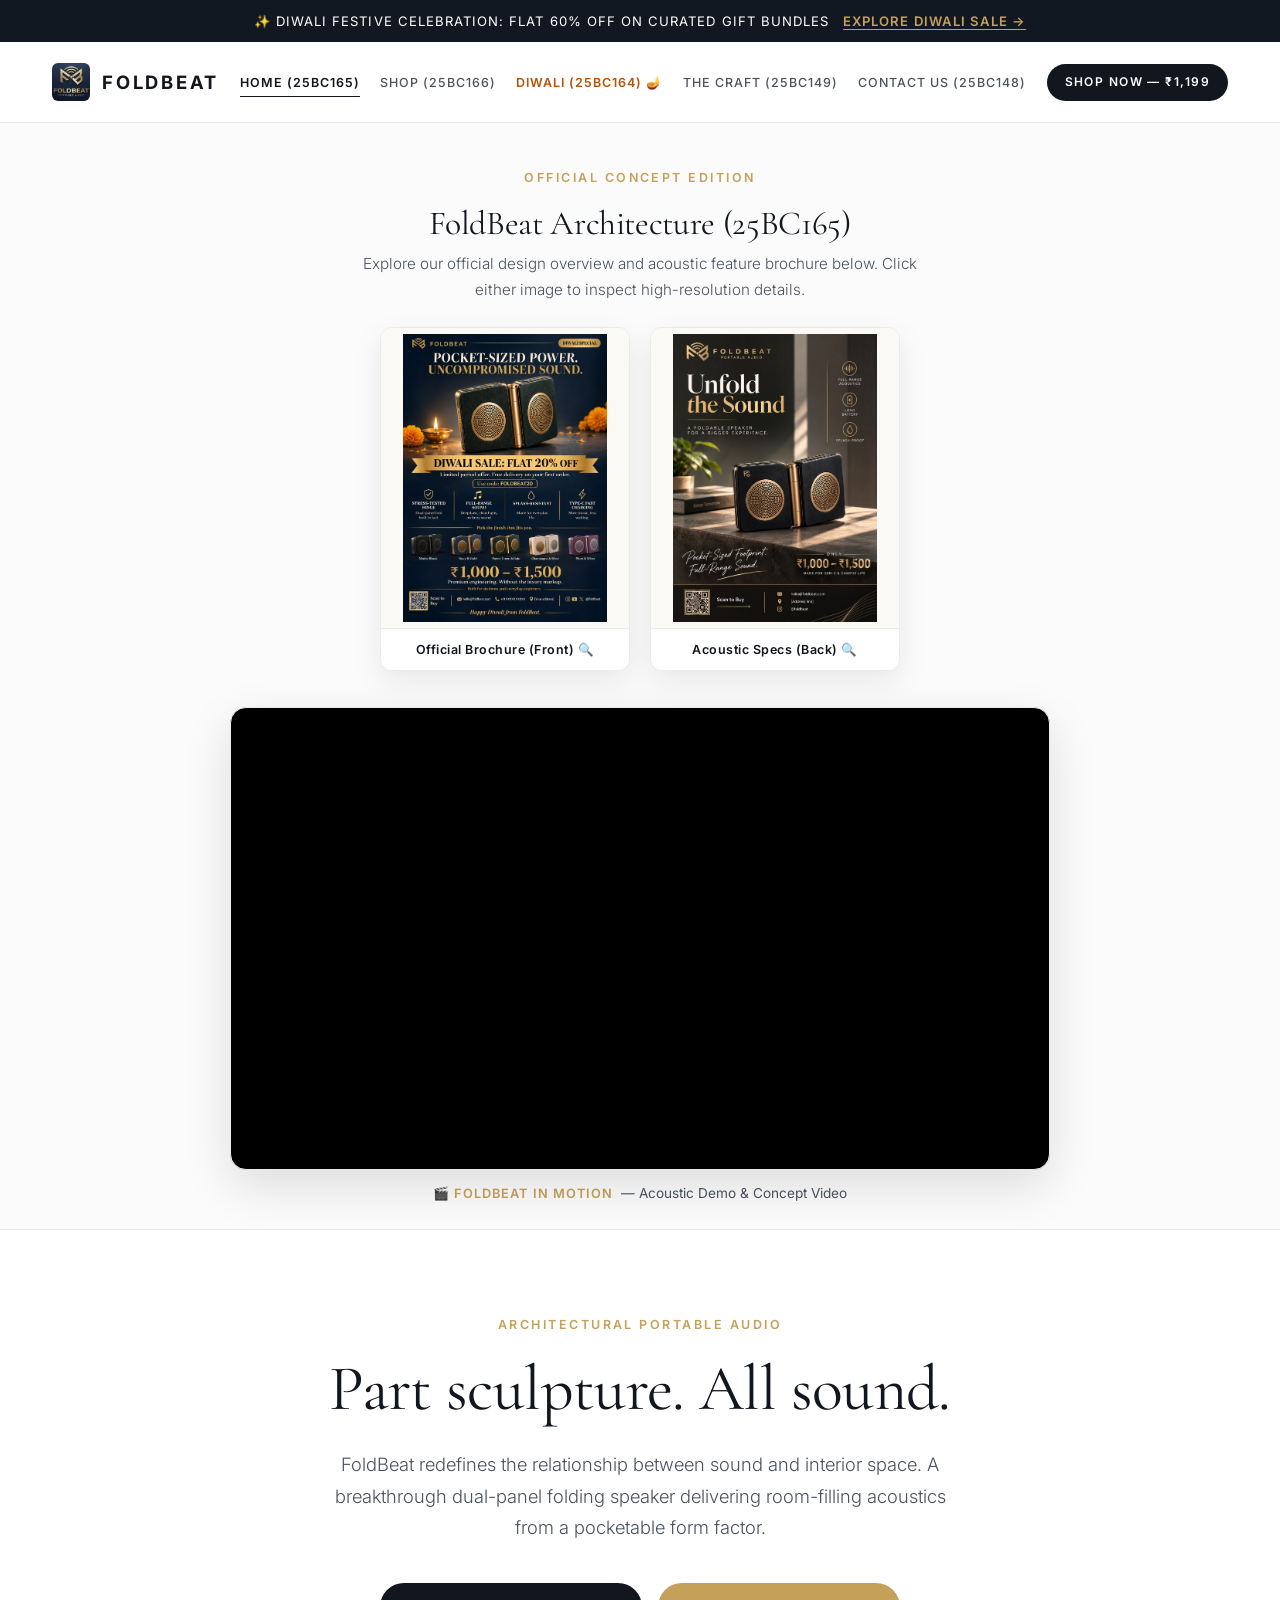
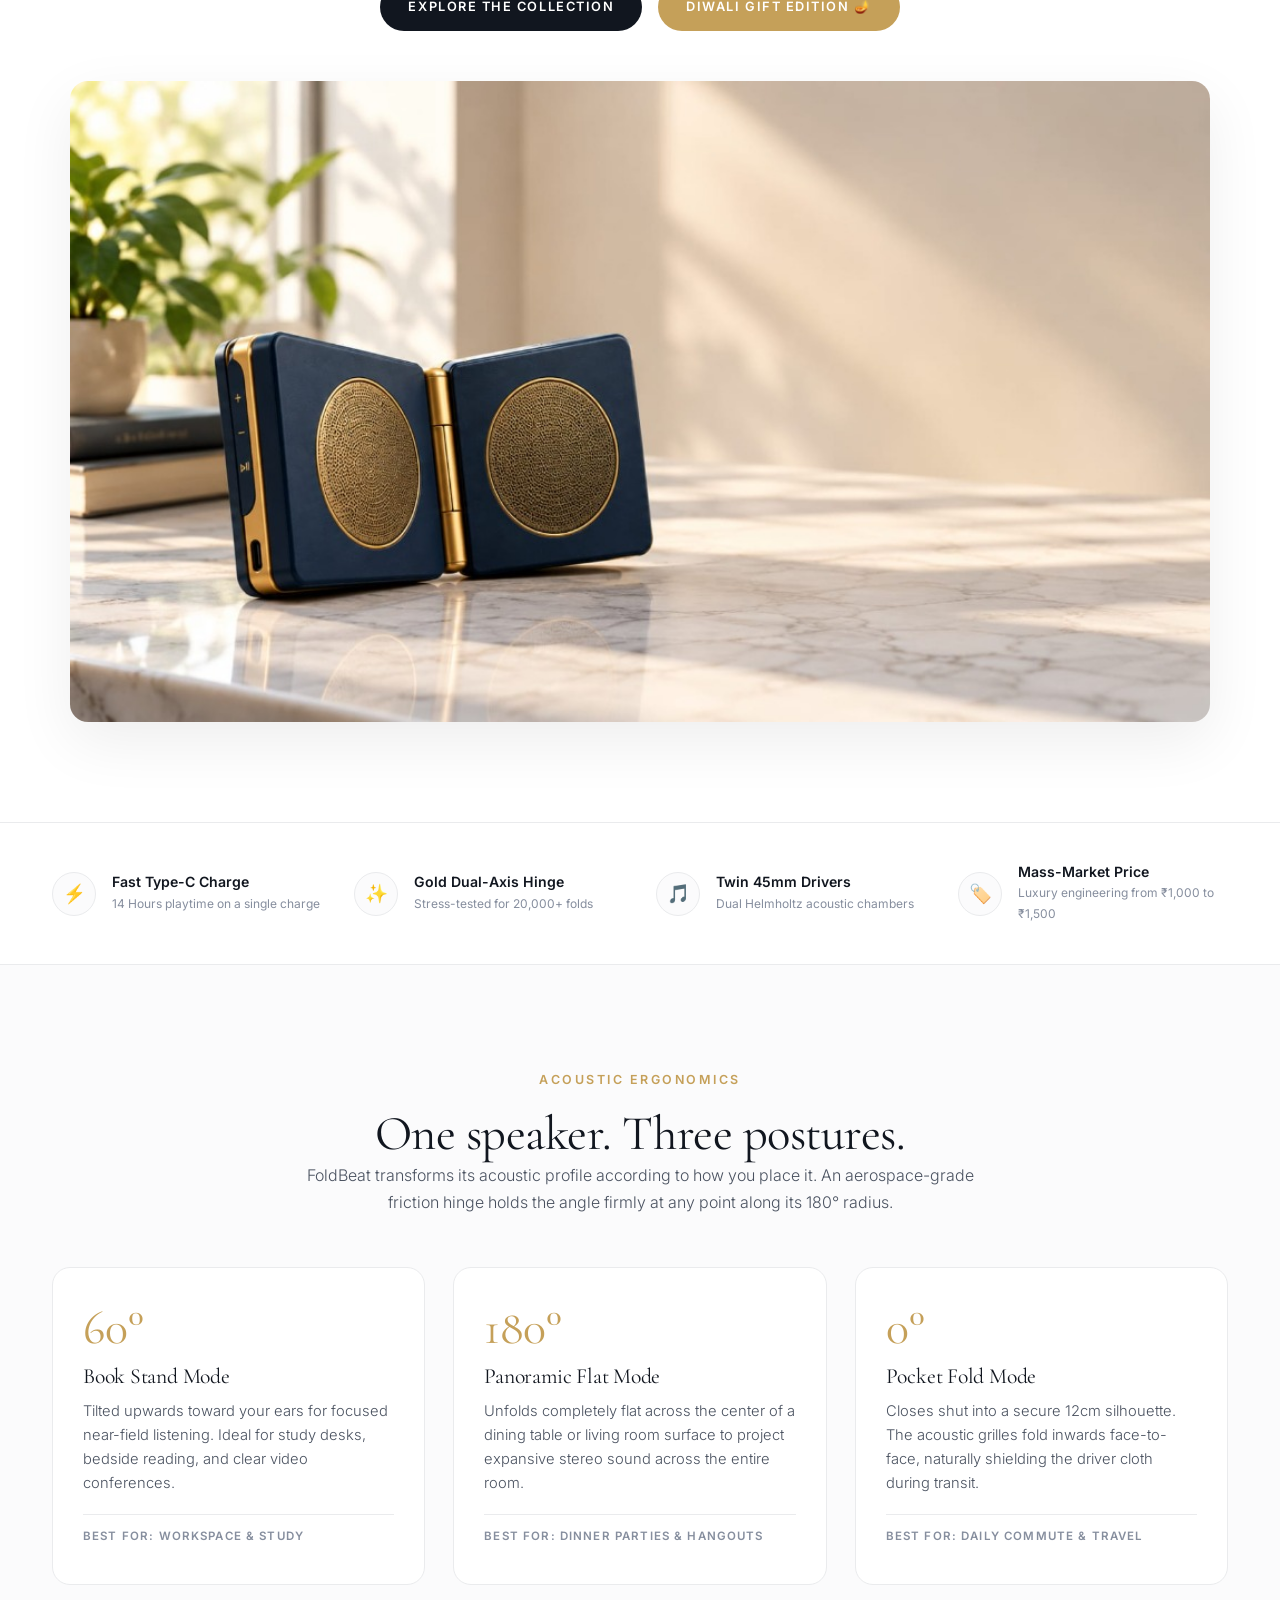
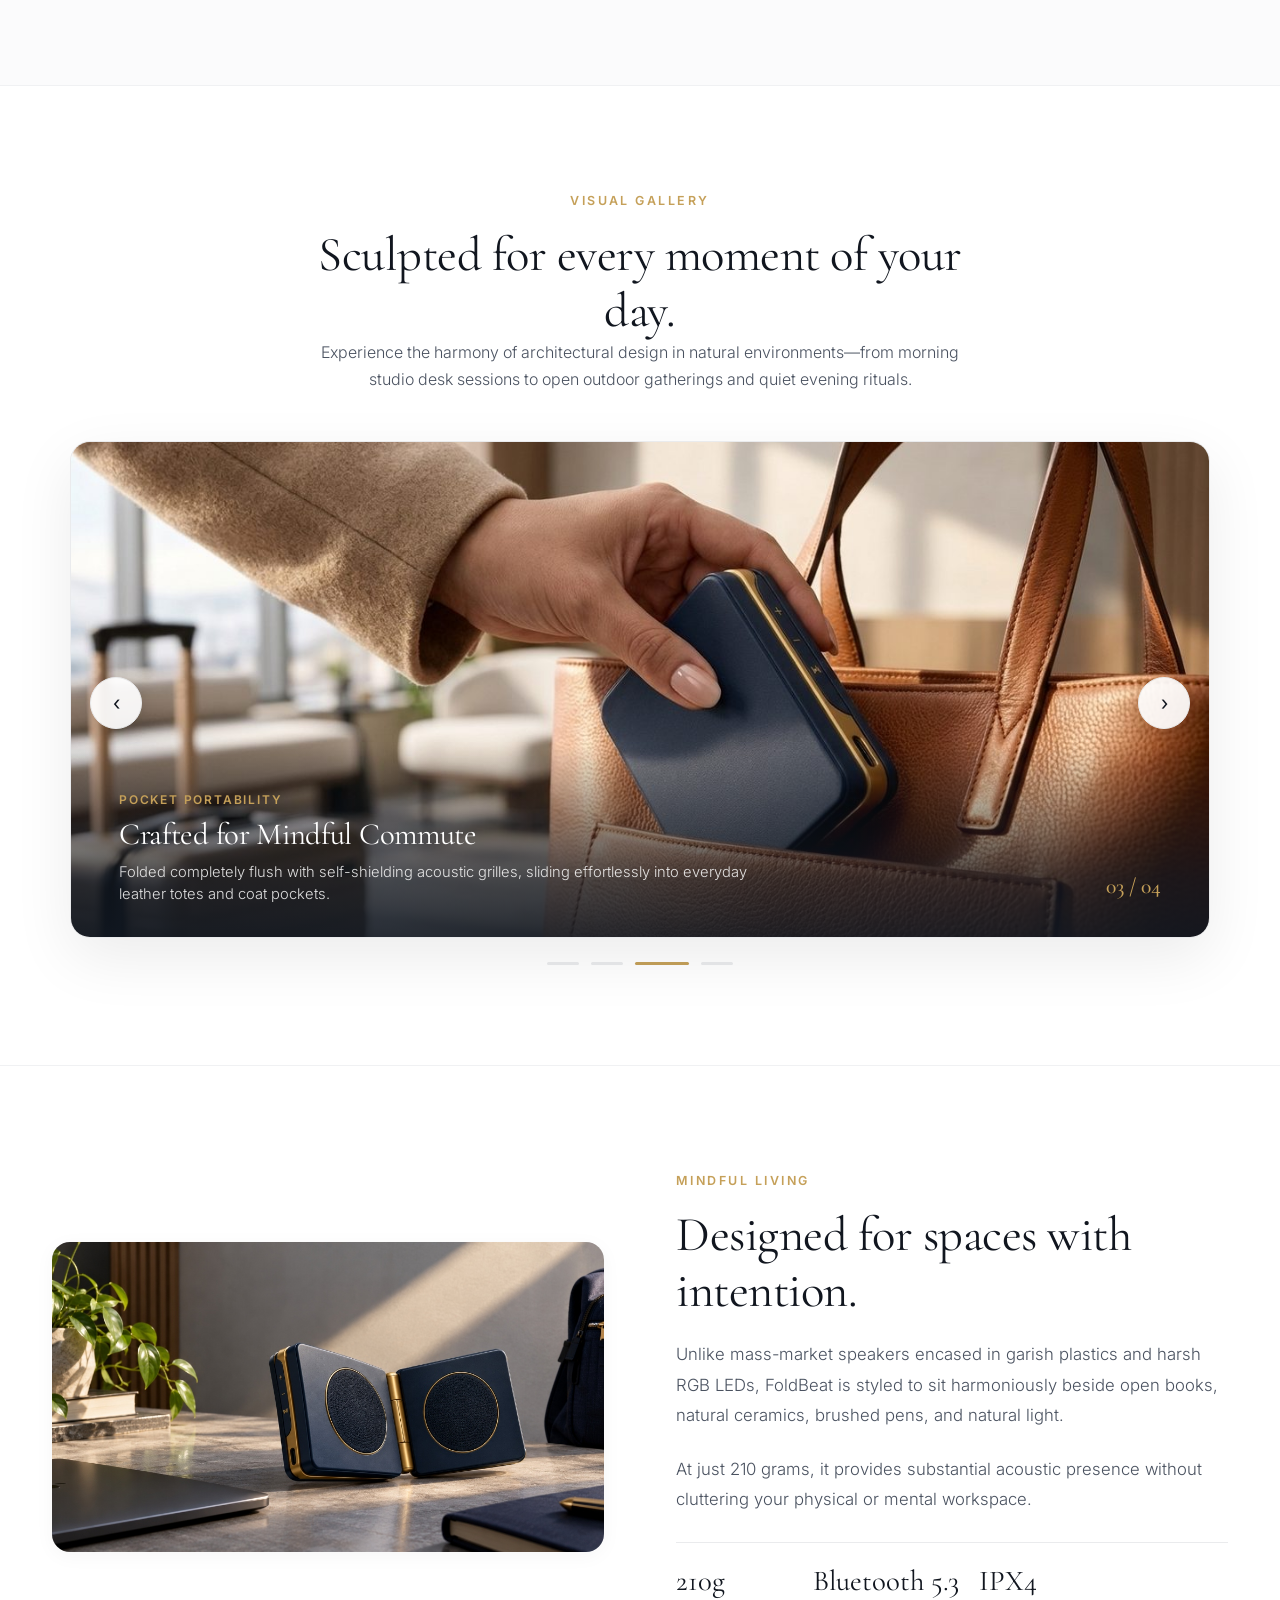
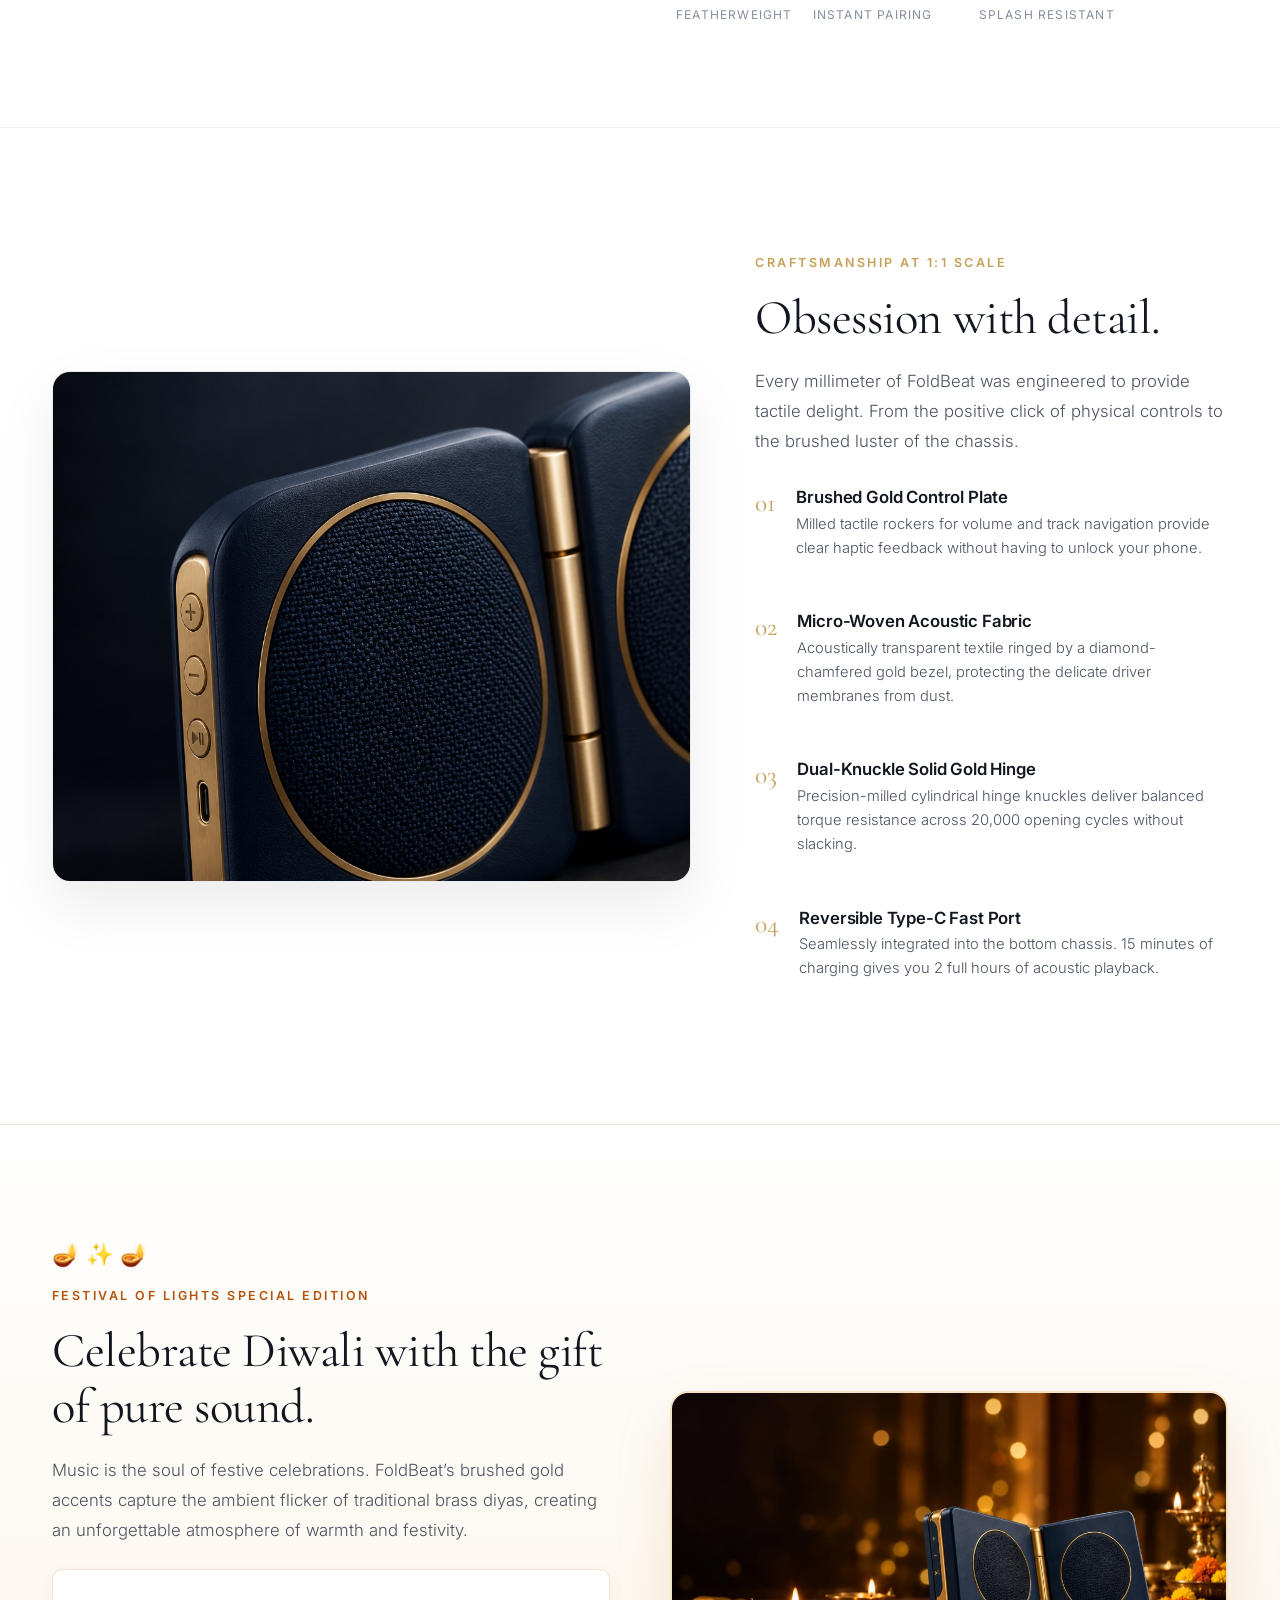
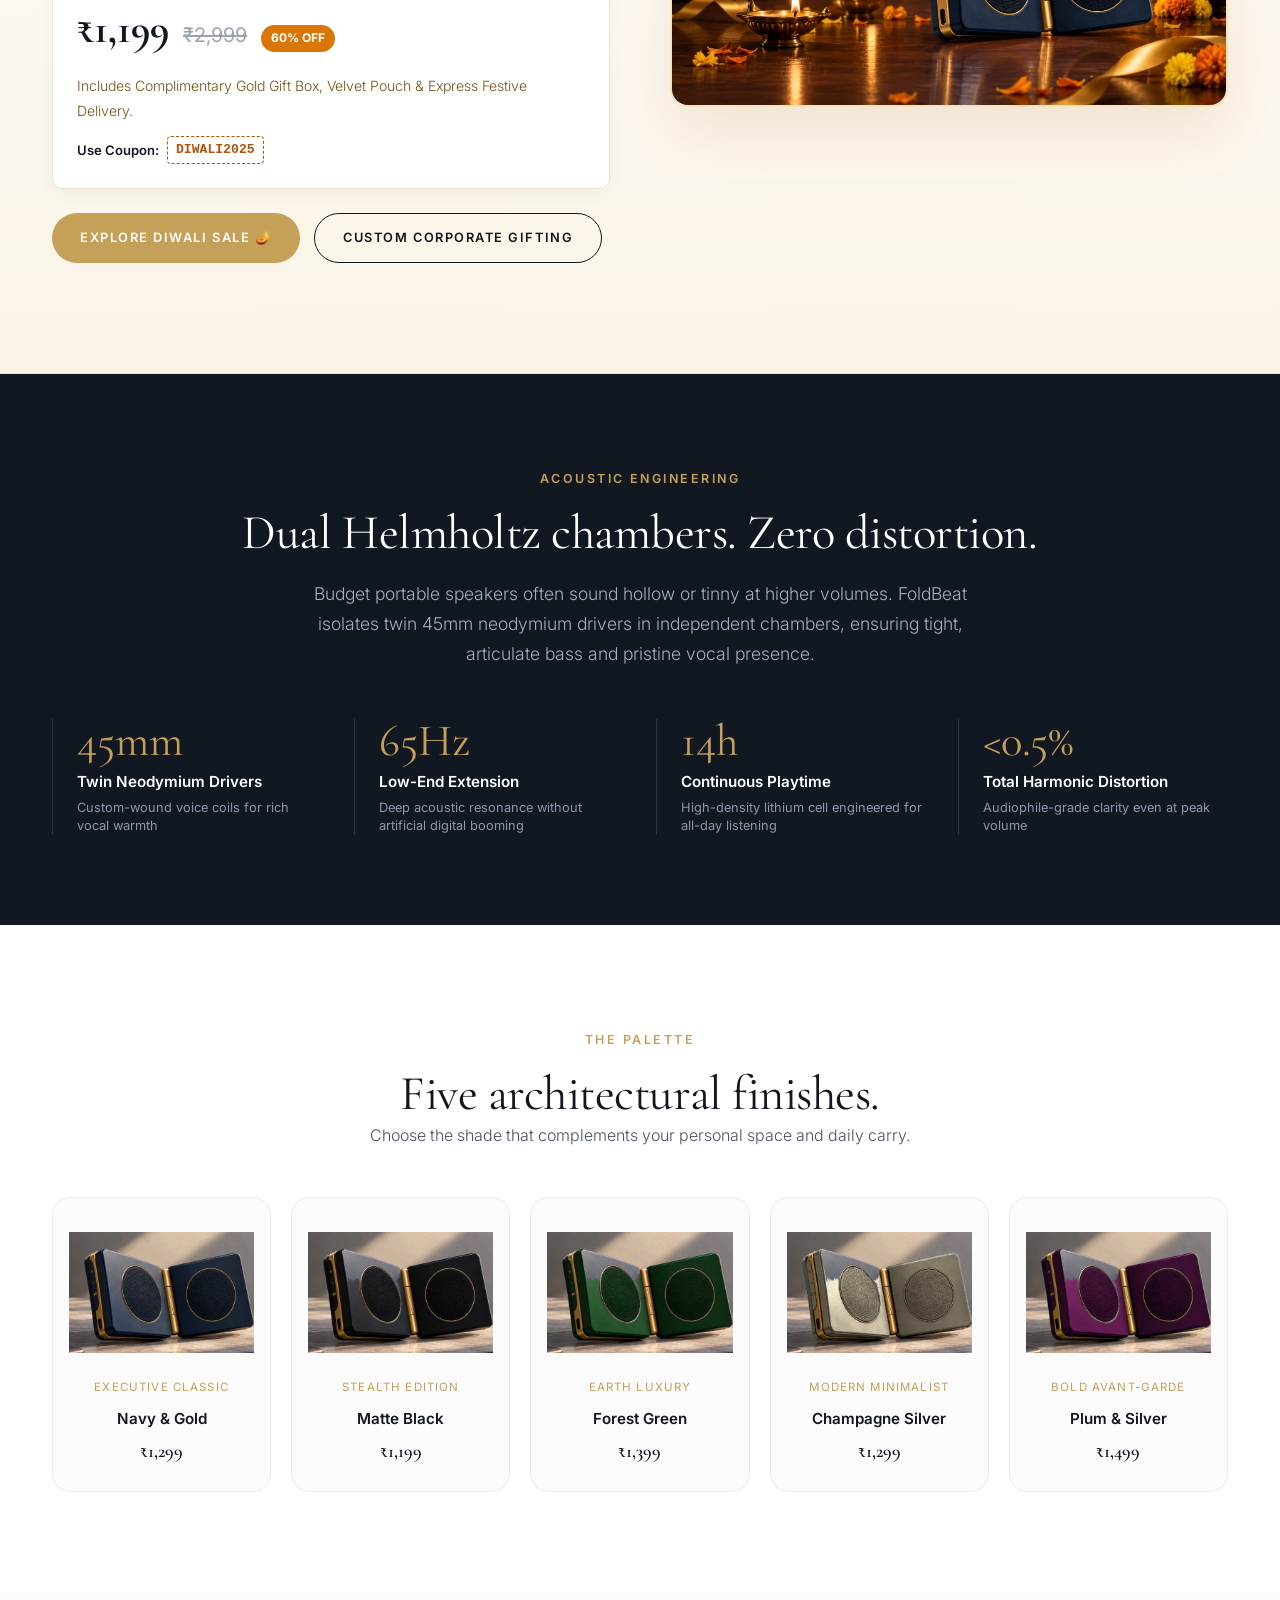
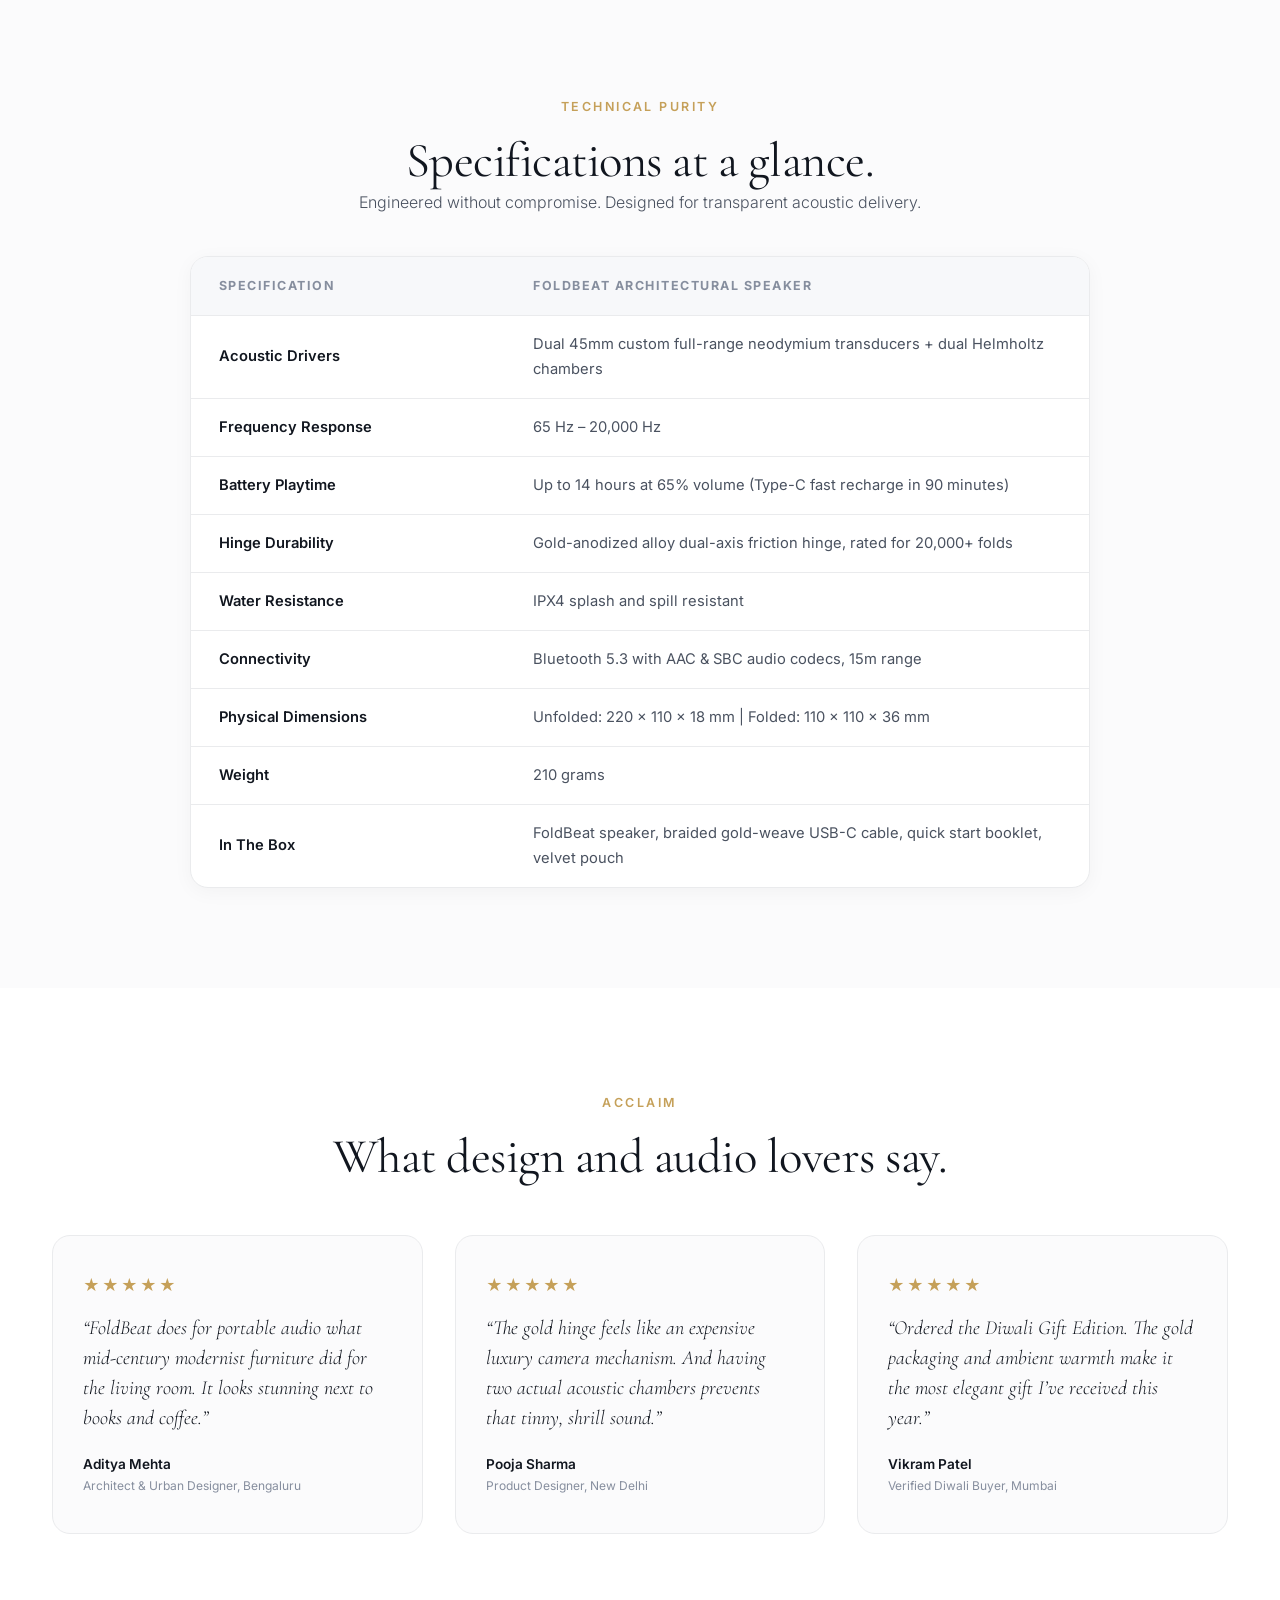
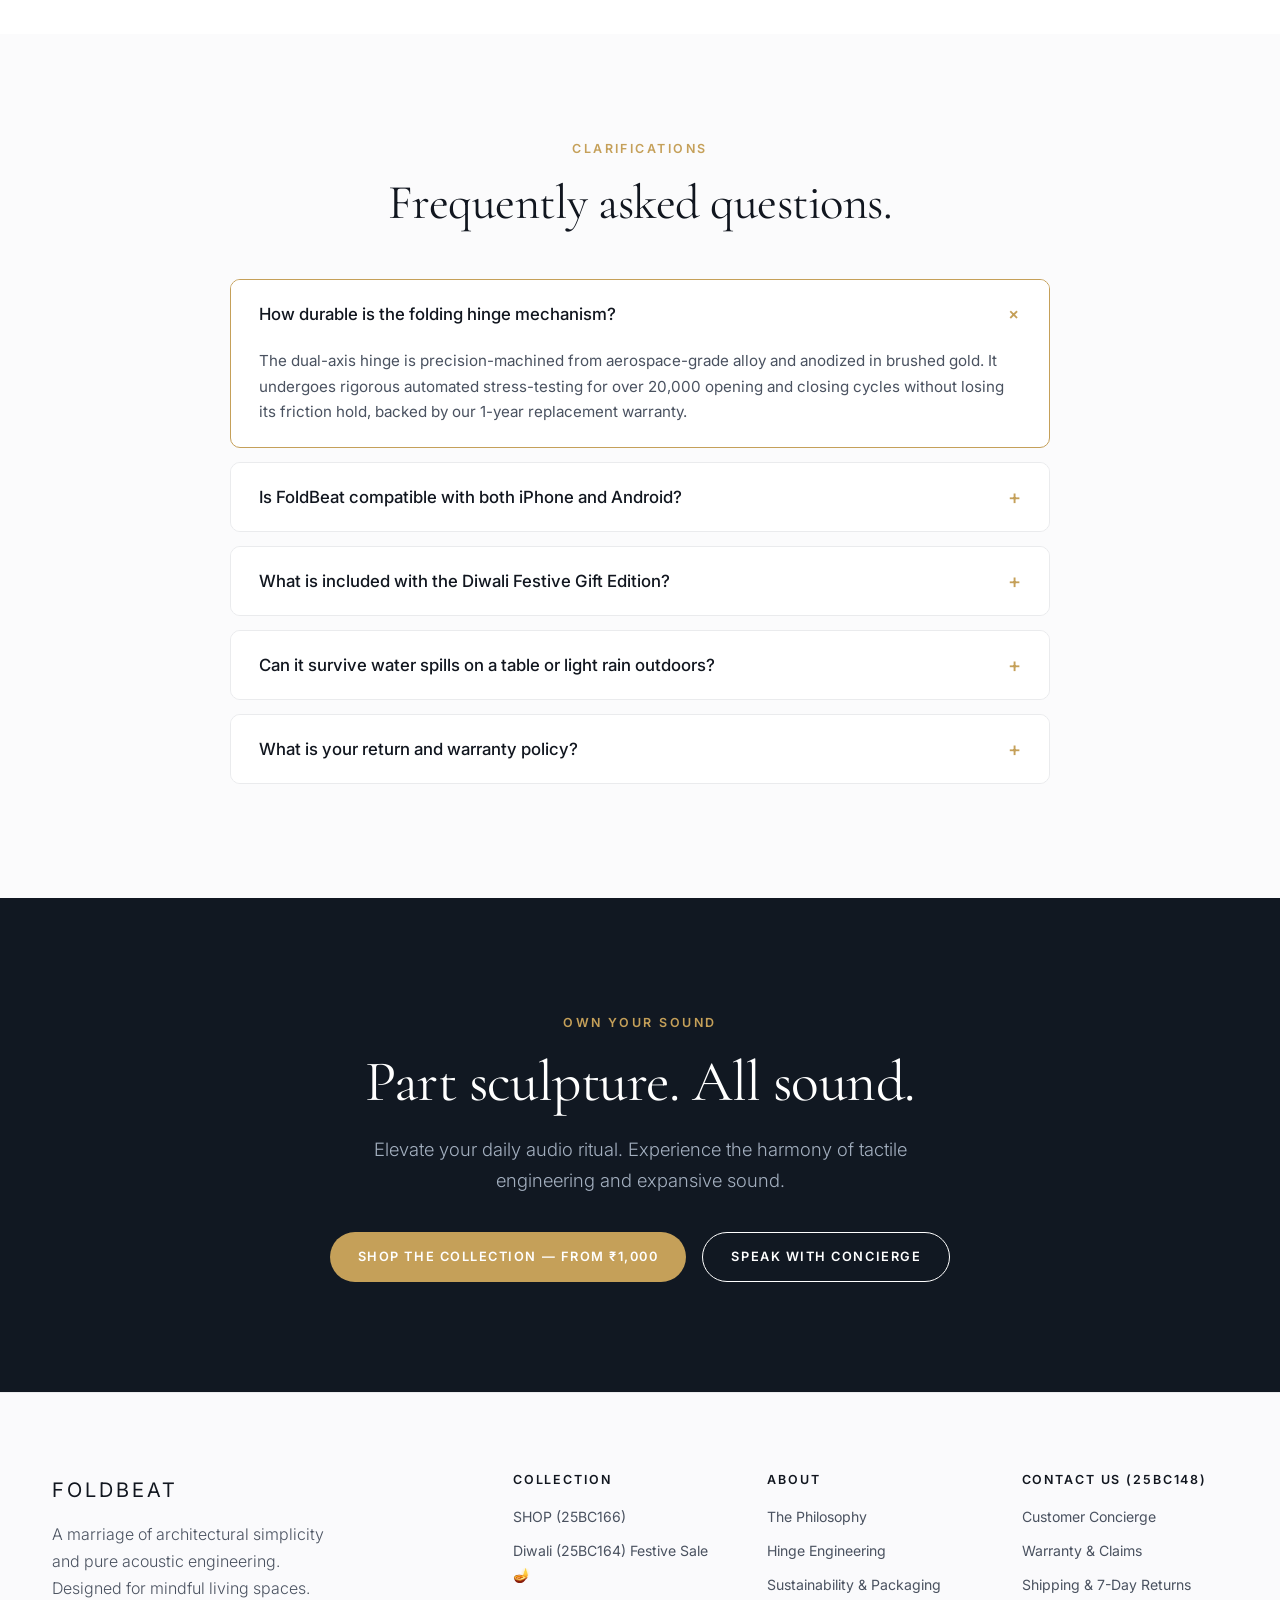
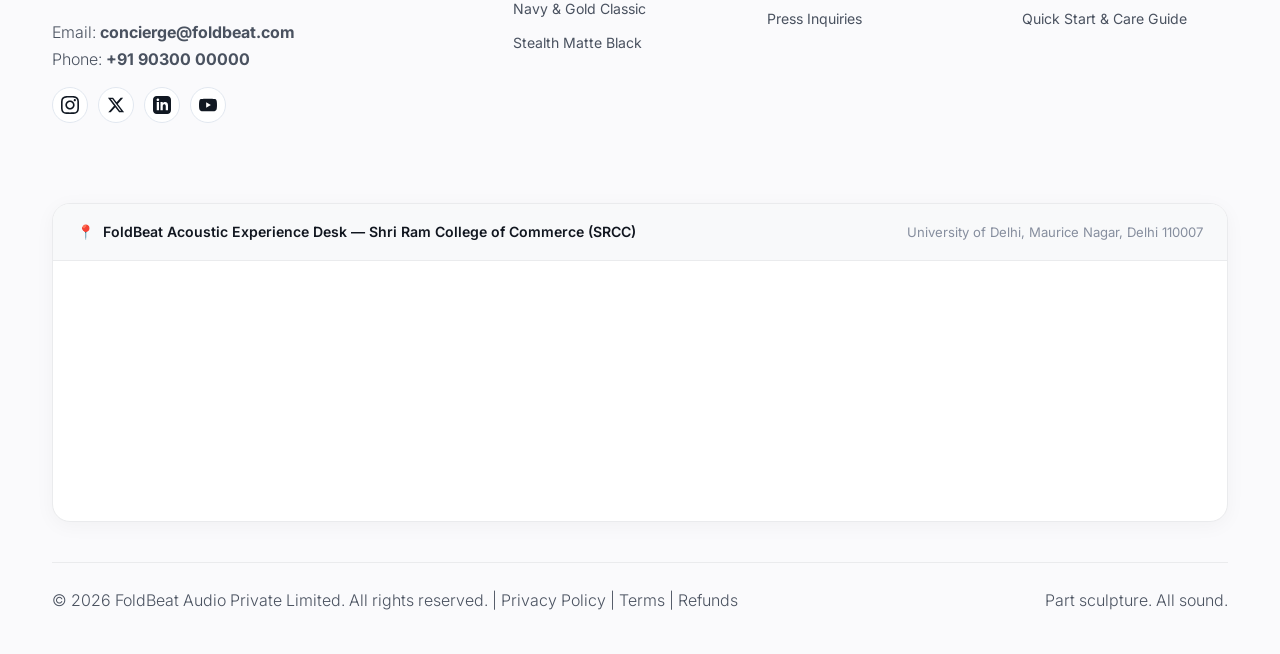
<file: index.html>
<!DOCTYPE html>
<html lang="en">
<head>
  <meta charset="UTF-8">
  <meta name="viewport" content="width=device-width, initial-scale=1.0">
  <title>HOME (25BC165) | FoldBeat Sculptural Audio</title>
  
  <meta name="description" content="Inspired by architectural luxury. FoldBeat combines a dual-panel folding form factor with pure audiophile sound and brushed gold craftsmanship.">
  <meta property="og:title" content="FoldBeat | Sculptural Foldable Audio">
  <meta property="og:image" content="images/foldbeat-marble-sunlight.jpg">

  <link rel="stylesheet" href="css/styles.css">
<style>
/* Scoped Footer Social Media Icons & Map */
.footer-social-row {
  display: flex !important;
  flex-direction: row !important;
  align-items: center !important;
  gap: 10px !important;
  margin-top: 14px !important;
  margin-bottom: 20px !important;
}
.footer-social-row .social-icon-btn {
  width: 36px !important;
  height: 36px !important;
  min-width: 36px !important;
  max-width: 36px !important;
  min-height: 36px !important;
  max-height: 36px !important;
  border-radius: 50% !important;
  background: #FFFFFF !important;
  border: 1px solid #E2E8F0 !important;
  display: inline-flex !important;
  align-items: center !important;
  justify-content: center !important;
  color: #111822 !important;
  padding: 8px !important;
  box-sizing: border-box !important;
  transition: all 0.25s ease !important;
}
.footer-social-row .social-icon-btn:hover {
  background: #111822 !important;
  color: #FFFFFF !important;
  border-color: #111822 !important;
  transform: translateY(-2px) !important;
}
.footer-social-row .social-icon-btn svg {
  width: 18px !important;
  height: 18px !important;
  max-width: 18px !important;
  max-height: 18px !important;
  min-width: 18px !important;
  min-height: 18px !important;
  display: block !important;
  fill: currentColor !important;
}

/* Force header and nav to single line */
.pantheone-header__inner {
  display: flex !important;
  align-items: center !important;
  justify-content: space-between !important;
  flex-wrap: nowrap !important;
  gap: 16px !important;
}
.pantheone-nav {
  display: flex !important;
  align-items: center !important;
  flex-wrap: nowrap !important;
  gap: 20px !important;
}
.pantheone-nav a {
  font-size: 0.78rem !important;
  letter-spacing: 0.08em !important;
  white-space: nowrap !important;
}
.header-actions {
  flex-shrink: 0 !important;
}
.header-actions .btn-pantheone {
  white-space: nowrap !important;
  padding: 8px 18px !important;
}


/* Ensure Visual Gallery Carousel displays slides strictly in a horizontal row moving right-to-left */
#lifestyle-gallery .carousel-track-wrapper {
  overflow: hidden !important;
  position: relative !important;
  width: 100% !important;
  border-radius: 20px !important;
  box-shadow: 0 20px 60px rgba(0, 0, 0, 0.08) !important;
  background: #FAF8F5 !important;
}
#lifestyle-gallery .carousel-track {
  display: flex !important;
  flex-direction: row !important;
  flex-wrap: nowrap !important;
  width: 100% !important;
  transition: transform 0.65s cubic-bezier(0.25, 1, 0.5, 1) !important;
  will-change: transform !important;
}
#lifestyle-gallery .carousel-slide {
  flex: 0 0 100% !important;
  width: 100% !important;
  min-width: 100% !important;
  max-width: 100% !important;
  position: relative !important;
  box-sizing: border-box !important;
}
#lifestyle-gallery .carousel-slide img {
  width: 100% !important;
  height: clamp(380px, 55vh, 600px) !important;
  object-fit: cover !important;
  display: block !important;
}


/* Small & Side-by-Side Pamphlet Cards for Home */
.brochure-container {
  display: flex !important;
  justify-content: center !important;
  align-items: center !important;
  gap: 20px !important;
  max-width: 540px !important;
  margin: 0 auto !important;
}
.brochure-card {
  flex: 1 !important;
  max-width: 250px !important;
  background: #FFFFFF !important;
  border-radius: 12px !important;
  overflow: hidden !important;
  border: 1px solid var(--border-light) !important;
  box-shadow: 0 10px 30px rgba(0, 0, 0, 0.08) !important;
  transition: transform 0.25s ease, box-shadow 0.25s ease !important;
  text-align: center !important;
}
.brochure-card:hover {
  transform: translateY(-4px) !important;
  box-shadow: 0 16px 40px rgba(0, 0, 0, 0.14) !important;
  border-color: var(--accent-gold) !important;
}
.brochure-card img {
  width: 100% !important;
  height: 300px !important;
  object-fit: contain !important;
  display: block !important;
  background: #FAF9F6 !important;
  padding: 6px !important;
}
.brochure-badge {
  background: #FFFFFF !important;
  padding: 10px 14px !important;
  font-size: 0.78rem !important;
  font-weight: 600 !important;
  color: var(--text-primary) !important;
  border-top: 1px solid var(--border-light) !important;
  letter-spacing: 0.04em !important;
}
@media (max-width: 600px) {
  .brochure-container {
    flex-direction: row !important;
    gap: 12px !important;
  }
  .brochure-card img {
    height: 190px !important;
  }
}

</style>
</head>
<body>

  <!-- Festive Promo Strip -->
  <div class="pantheone-promo-strip">
    <span>✨ Diwali Festive Celebration: Flat 60% Off on Curated Gift Bundles</span>
    <a href="diwali-sale.html">Explore Diwali Sale →</a>
  </div>

  <!-- Minimalist Header -->
  <header class="pantheone-header">
    <div class="container pantheone-header__inner">
      <a href="index.html" class="brand-emblem-wrap">
        <img src="images/foldbeat-logo-badge.jpg" alt="FoldBeat Emblem">
        <span class="brand-title">FoldBeat</span>
      </a>

      <nav class="pantheone-nav">
        <a href="index.html" class="active">HOME (25BC165)</a>
        <a href="shop.html">SHOP (25BC166)</a>
        <a href="diwali-sale.html" class="nav-diwali-tag">Diwali (25BC164) 🪔</a>
        <a href="story.html">The Craft (25BC149)</a>
        <a href="contact.html">Contact us (25BC148)</a>
      </nav>

      <div class="header-actions">
        <a href="shop.html" class="btn-pantheone btn-dark btn-sm">Shop Now — ₹1,199</a>
      </div>
    </div>
  </header>

  <main>

    <!-- Starting Pamphlet / Flyer Showcase (Home 25BC165) -->
    <section style="background: var(--bg-stone); padding: 40px 0 24px; border-bottom: 1px solid var(--border-light); text-align: center;">
      <div class="container">
        <span class="editorial-sub">Official Concept Edition</span>
        <h2 style="font-size: 2.1rem; margin-bottom: 8px;">FoldBeat Architecture (25BC165)</h2>
        <p style="color: var(--text-secondary); max-width: 580px; margin: 0 auto 24px; font-size: 0.95rem;">
          Explore our official design overview and acoustic feature brochure below. Click either image to inspect high-resolution details.
        </p>

        <!-- Compact Side-by-Side Pamphlet Cards -->
        <div class="brochure-container">
          <div class="brochure-card">
            <a href="images/home-pamphlet-1.jpg" target="_blank" title="Click to view full brochure">
              <img src="images/home-pamphlet-1.jpg" alt="FoldBeat Official Concept Brochure Front (25BC165)">
            </a>
            <div class="brochure-badge">Official Brochure (Front) 🔍</div>
          </div>

          <div class="brochure-card">
            <a href="images/home-pamphlet-2.jpg" target="_blank" title="Click to view full brochure">
              <img src="images/home-pamphlet-2.jpg" alt="FoldBeat Official Concept Brochure Back (25BC165)">
            </a>
            <div class="brochure-badge">Acoustic Specs (Back) 🔍</div>
          </div>
        </div>

        <!-- Video Showcase Section -->
        <div class="home-video-wrapper" style="max-width: 820px; margin: 36px auto 0;">
          <div style="position: relative; width: 100%; padding-top: 56.25%; border-radius: 16px; overflow: hidden; box-shadow: 0 16px 48px rgba(0, 0, 0, 0.12); border: 1px solid var(--border-light); background: #000000;">
            <iframe 
              src="https://drive.google.com/file/d/1m2CRYtTTmMOgORzGthVFdzrBPZAv3Eev/preview" 
              style="position: absolute; top: 0; left: 0; width: 100%; height: 100%; border: none;" 
              allow="autoplay; encrypted-media; fullscreen" 
              allowfullscreen 
              title="FoldBeat Official Product Video">
            </iframe>
          </div>
          <div style="margin-top: 12px; display: flex; justify-content: center; align-items: center; gap: 8px;">
            <span style="font-size: 0.8rem; font-weight: 600; text-transform: uppercase; letter-spacing: 0.08em; color: var(--accent-gold);">🎬 FoldBeat in Motion</span>
            <span style="color: var(--text-secondary); font-size: 0.85rem;">— Acoustic Demo & Concept Video</span>
          </div>
        </div>
      </div>
    </section>


    <!-- 1. Editorial Hero (Using Sunlit Marble Lifestyle Photo) -->
    <section class="editorial-hero">
      <div class="container">
        <span class="editorial-sub">Architectural Portable Audio</span>
        <h1>Part sculpture. All sound.</h1>
        <p class="lead">
          FoldBeat redefines the relationship between sound and interior space. A breakthrough dual-panel folding speaker delivering room-filling acoustics from a pocketable form factor.
        </p>

        <div style="display: flex; justify-content: center; gap: 16px; margin-bottom: 50px; flex-wrap: wrap;">
          <a href="shop.html" class="btn-pantheone btn-dark">Explore The Collection</a>
          <a href="diwali-sale.html" class="btn-pantheone btn-gold">Diwali Gift Edition 🪔</a>
        </div>

        <div class="hero-photo-frame">
          <img src="images/foldbeat-marble-sunlight.jpg" alt="FoldBeat speaker on sunlit white marble table">
        </div>
      </div>
    </section>

    <!-- 2. Trust & Signature Bar -->
    <section class="trust-strip-section">
      <div class="container">
        <div class="trust-strip-grid">
          <div class="trust-strip-item">
            <div class="trust-strip-icon">⚡</div>
            <div>
              <div class="trust-strip-title">Fast Type-C Charge</div>
              <div class="trust-strip-desc">14 Hours playtime on a single charge</div>
            </div>
          </div>

          <div class="trust-strip-item">
            <div class="trust-strip-icon">✨</div>
            <div>
              <div class="trust-strip-title">Gold Dual-Axis Hinge</div>
              <div class="trust-strip-desc">Stress-tested for 20,000+ folds</div>
            </div>
          </div>

          <div class="trust-strip-item">
            <div class="trust-strip-icon">🎵</div>
            <div>
              <div class="trust-strip-title">Twin 45mm Drivers</div>
              <div class="trust-strip-desc">Dual Helmholtz acoustic chambers</div>
            </div>
          </div>

          <div class="trust-strip-item">
            <div class="trust-strip-icon">🏷️</div>
            <div>
              <div class="trust-strip-title">Mass-Market Price</div>
              <div class="trust-strip-desc">Luxury engineering from ₹1,000 to ₹1,500</div>
            </div>
          </div>
        </div>
      </div>
    </section>

    <!-- 3. The Architecture of the Fold (3 Postures) -->
    <section class="folding-modes-section">
      <div class="container">
        <div style="text-align: center; max-width: 680px; margin-inline: auto;">
          <span class="editorial-sub">Acoustic Ergonomics</span>
          <h2>One speaker. Three postures.</h2>
          <p>
            FoldBeat transforms its acoustic profile according to how you place it. An aerospace-grade friction hinge holds the angle firmly at any point along its 180° radius.
          </p>
        </div>

        <div class="folding-modes-grid">
          <div class="folding-mode-card">
            <div class="folding-mode-angle">60°</div>
            <h3>Book Stand Mode</h3>
            <p>
              Tilted upwards toward your ears for focused near-field listening. Ideal for study desks, bedside reading, and clear video conferences.
            </p>
            <span class="folding-mode-tag">Best for: Workspace & Study</span>
          </div>

          <div class="folding-mode-card">
            <div class="folding-mode-angle">180°</div>
            <h3>Panoramic Flat Mode</h3>
            <p>
              Unfolds completely flat across the center of a dining table or living room surface to project expansive stereo sound across the entire room.
            </p>
            <span class="folding-mode-tag">Best for: Dinner Parties & Hangouts</span>
          </div>

          <div class="folding-mode-card">
            <div class="folding-mode-angle">0°</div>
            <h3>Pocket Fold Mode</h3>
            <p>
              Closes shut into a secure 12cm silhouette. The acoustic grilles fold inwards face-to-face, naturally shielding the driver cloth during transit.
            </p>
            <span class="folding-mode-tag">Best for: Daily Commute & Travel</span>
          </div>
        </div>
      </div>
    </section>

    <!-- Lifestyle Gallery Carousel (AI Generated FoldBeat Imagery) -->
    <section class="carousel-section" id="lifestyle-gallery">
      <div class="container">
        <div class="carousel-header">
          <span class="editorial-sub">Visual Gallery</span>
          <h2>Sculpted for every moment of your day.</h2>
          <p>
            Experience the harmony of architectural design in natural environments—from morning studio desk sessions to open outdoor gatherings and quiet evening rituals.
          </p>
        </div>

        <div class="carousel-container" aria-label="FoldBeat Lifestyle Gallery Carousel">
          <button class="carousel-nav-btn prev" id="carousel-prev-btn" aria-label="Previous Slide">‹</button>
          
          <div class="carousel-track-wrapper">
            <div class="carousel-track" id="carousel-track">
              
              <!-- Slide 1 -->
              <div class="carousel-slide">
                <img src="images/carousel-slide-1.jpg" alt="FoldBeat speaker standing in book stand mode on architectural minimalist table in morning light">
                <div class="carousel-caption-overlay">
                  <div class="carousel-caption-text">
                    <span class="carousel-caption-tag">Postural Harmony</span>
                    <h3 class="carousel-caption-title">Morning Studio & Study Focus</h3>
                    <p class="carousel-caption-desc">Resting at a gentle 60° angle on natural wood, directing clear acoustic treble directly to your ears while blending with everyday art.</p>
                  </div>
                  <div class="carousel-counter-badge">01 / 04</div>
                </div>
              </div>

              <!-- Slide 2 -->
              <div class="carousel-slide">
                <img src="images/carousel-slide-2.jpg" alt="FoldBeat speaker unfolded 180 degrees panoramic mode on sunlit garden balcony table">
                <div class="carousel-caption-overlay">
                  <div class="carousel-caption-text">
                    <span class="carousel-caption-tag">180° Panoramic Soundstage</span>
                    <h3 class="carousel-caption-title">Open Air & Balcony Gatherings</h3>
                    <p class="carousel-caption-desc">Unfolded flat across outdoor surfaces, broadcasting 360-degree room-filling acoustic resonance to every corner.</p>
                  </div>
                  <div class="carousel-counter-badge">02 / 04</div>
                </div>
              </div>

              <!-- Slide 3 -->
              <div class="carousel-slide">
                <img src="images/carousel-slide-3.jpg" alt="FoldBeat speaker folded compact in hand and slipped into a luxury leather tote bag">
                <div class="carousel-caption-overlay">
                  <div class="carousel-caption-text">
                    <span class="carousel-caption-tag">Pocket Portability</span>
                    <h3 class="carousel-caption-title">Crafted for Mindful Commute</h3>
                    <p class="carousel-caption-desc">Folded completely flush with self-shielding acoustic grilles, sliding effortlessly into everyday leather totes and coat pockets.</p>
                  </div>
                  <div class="carousel-counter-badge">03 / 04</div>
                </div>
              </div>

              <!-- Slide 4 -->
              <div class="carousel-slide">
                <img src="images/carousel-slide-4.jpg" alt="FoldBeat speaker on a dark stone credenza under warm evening lamp light">
                <div class="carousel-caption-overlay">
                  <div class="carousel-caption-text">
                    <span class="carousel-caption-tag">Evening Rituals</span>
                    <h3 class="carousel-caption-title">Architectural Evening Ambience</h3>
                    <p class="carousel-caption-desc">Gold-anodized hinges and brushed tactile controls catch the warm glow of designer lamps, elevating residential living spaces.</p>
                  </div>
                  <div class="carousel-counter-badge">04 / 04</div>
                </div>
              </div>

            </div>
          </div>

          <button class="carousel-nav-btn next" id="carousel-next-btn" aria-label="Next Slide">›</button>

          <!-- Dots Indicators -->
          <div class="carousel-dots-row" id="carousel-dots">
            <span class="carousel-dot active" data-slide="0"></span>
            <span class="carousel-dot" data-slide="1"></span>
            <span class="carousel-dot" data-slide="2"></span>
            <span class="carousel-dot" data-slide="3"></span>
          </div>
        </div>
      </div>
    </section>

    <!-- 4. Split Feature 1: Workspace Lifestyle Shot -->
    <section class="split-feature-section">
      <div class="container">
        <div class="split-feature-grid">
          <div class="split-image-wrap">
            <img src="images/foldbeat-speaker-hero.jpg" alt="FoldBeat speaker on architectural workspace desk">
          </div>
          <div class="split-content">
            <span class="editorial-sub">Mindful Living</span>
            <h2>Designed for spaces with intention.</h2>
            <p>
              Unlike mass-market speakers encased in garish plastics and harsh RGB LEDs, FoldBeat is styled to sit harmoniously beside open books, natural ceramics, brushed pens, and natural light.
            </p>
            <p>
              At just 210 grams, it provides substantial acoustic presence without cluttering your physical or mental workspace.
            </p>
            <div class="feature-spec-pills">
              <div class="spec-pill-item">
                <span class="number">210g</span>
                <span class="label">Featherweight</span>
              </div>
              <div class="spec-pill-item">
                <span class="number">Bluetooth 5.3</span>
                <span class="label">Instant Pairing</span>
              </div>
              <div class="spec-pill-item">
                <span class="number">IPX4</span>
                <span class="label">Splash Resistant</span>
              </div>
            </div>
          </div>
        </div>
      </div>
    </section>

    <!-- 5. "Obsession with Detail" (Macro Feature Showcase) -->
    <section class="macro-detail-section">
      <div class="container">
        <div class="macro-detail-grid">
          <div class="macro-photo-wrap">
            <img src="images/foldbeat-macro-detail.jpg" alt="FoldBeat macro extreme close-up showing gold buttons and hinge">
          </div>

          <div class="split-content">
            <span class="editorial-sub">Craftsmanship at 1:1 Scale</span>
            <h2>Obsession with detail.</h2>
            <p>
              Every millimeter of FoldBeat was engineered to provide tactile delight. From the positive click of physical controls to the brushed luster of the chassis.
            </p>

            <div class="detail-callouts-list">
              <div class="detail-callout-item">
                <div class="detail-callout-num">01</div>
                <div class="detail-callout-content">
                  <h4>Brushed Gold Control Plate</h4>
                  <p>Milled tactile rockers for volume and track navigation provide clear haptic feedback without having to unlock your phone.</p>
                </div>
              </div>

              <div class="detail-callout-item">
                <div class="detail-callout-num">02</div>
                <div class="detail-callout-content">
                  <h4>Micro-Woven Acoustic Fabric</h4>
                  <p>Acoustically transparent textile ringed by a diamond-chamfered gold bezel, protecting the delicate driver membranes from dust.</p>
                </div>
              </div>

              <div class="detail-callout-item">
                <div class="detail-callout-num">03</div>
                <div class="detail-callout-content">
                  <h4>Dual-Knuckle Solid Gold Hinge</h4>
                  <p>Precision-milled cylindrical hinge knuckles deliver balanced torque resistance across 20,000 opening cycles without slacking.</p>
                </div>
              </div>

              <div class="detail-callout-item">
                <div class="detail-callout-num">04</div>
                <div class="detail-callout-content">
                  <h4>Reversible Type-C Fast Port</h4>
                  <p>Seamlessly integrated into the bottom chassis. 15 minutes of charging gives you 2 full hours of acoustic playback.</p>
                </div>
              </div>
            </div>
          </div>
        </div>
      </div>
    </section>

    <!-- 6. Diwali Festive Showcase (Using Diwali Brass Diya Image) -->
    <section class="diwali-home-showcase">
      <div class="container">
        <div class="diwali-home-grid">
          <div class="split-content">
            <div style="font-size: 1.4rem; margin-bottom: 8px;">🪔 ✨ 🪔</div>
            <span class="editorial-sub" style="color: #B45309;">Festival of Lights Special Edition</span>
            <h2>Celebrate Diwali with the gift of pure sound.</h2>
            <p>
              Music is the soul of festive celebrations. FoldBeat’s brushed gold accents capture the ambient flicker of traditional brass diyas, creating an unforgettable atmosphere of warmth and festivity.
            </p>

            <div class="diwali-offer-card">
              <div class="diwali-price-row">
                <span class="deal-price">₹1,199</span>
                <span class="orig-price">₹2,999</span>
                <span class="save-tag">60% OFF</span>
              </div>
              <p style="font-size: 0.88rem; color: #785215; margin-bottom: 12px;">
                Includes Complimentary Gold Gift Box, Velvet Pouch & Express Festive Delivery.
              </p>
              <div style="display: inline-flex; align-items: center; gap: 8px; font-size: 0.82rem; font-weight: 600; color: #111822;">
                <span>Use Coupon:</span>
                <code style="background: #FFF; border: 1px dashed #B45309; padding: 2px 8px; border-radius: 4px; color: #B45309;">DIWALI2025</code>
              </div>
            </div>

            <div style="display: flex; gap: 14px; flex-wrap: wrap;">
              <a href="diwali-sale.html" class="btn-pantheone btn-gold">Explore Diwali Sale 🪔</a>
              <a href="shop.html" class="btn-pantheone btn-outline">Custom Corporate Gifting</a>
            </div>
          </div>

          <div class="diwali-photo-frame">
            <img src="images/foldbeat-diwali-diyas.jpg" alt="FoldBeat speaker surrounded by traditional brass diyas and festive marigold flowers">
          </div>
        </div>
      </div>
    </section>

    <!-- 7. Acoustics Breakdown: "Inside The Sound" -->
    <section class="acoustics-strip-section">
      <div class="container">
        <span class="editorial-sub" style="color: var(--accent-gold);">Acoustic Engineering</span>
        <h2>Dual Helmholtz chambers. Zero distortion.</h2>
        <p class="lead-dark">
          Budget portable speakers often sound hollow or tinny at higher volumes. FoldBeat isolates twin 45mm neodymium drivers in independent chambers, ensuring tight, articulate bass and pristine vocal presence.
        </p>

        <div class="acoustics-stats-grid">
          <div class="acoustics-stat-item">
            <div class="stat-num">45mm</div>
            <div class="stat-title">Twin Neodymium Drivers</div>
            <div class="stat-desc">Custom-wound voice coils for rich vocal warmth</div>
          </div>

          <div class="acoustics-stat-item">
            <div class="stat-num">65Hz</div>
            <div class="stat-title">Low-End Extension</div>
            <div class="stat-desc">Deep acoustic resonance without artificial digital booming</div>
          </div>

          <div class="acoustics-stat-item">
            <div class="stat-num">14h</div>
            <div class="stat-title">Continuous Playtime</div>
            <div class="stat-desc">High-density lithium cell engineered for all-day listening</div>
          </div>

          <div class="acoustics-stat-item">
            <div class="stat-num">&lt;0.5%</div>
            <div class="stat-title">Total Harmonic Distortion</div>
            <div class="stat-desc">Audiophile-grade clarity even at peak volume</div>
          </div>
        </div>
      </div>
    </section>

    <!-- 8. Curated Finishes Grid -->
    <section class="finishes-section">
      <div class="container">
        <span class="editorial-sub">The Palette</span>
        <h2>Five architectural finishes.</h2>
        <p style="max-width: 580px; margin-inline: auto;">
          Choose the shade that complements your personal space and daily carry.
        </p>

        <div class="finishes-grid">
          <a href="shop.html" class="finish-card">
            <img src="images/speaker-navy-gold.jpg" alt="Navy and Gold Finish">
            <div class="finish-card-edition">Executive Classic</div>
            <div class="finish-card-name">Navy & Gold</div>
            <div class="finish-card-price">₹1,299</div>
          </a>

          <a href="shop.html" class="finish-card">
            <img src="images/speaker-matte-black.jpg" alt="Matte Black Finish">
            <div class="finish-card-edition">Stealth Edition</div>
            <div class="finish-card-name">Matte Black</div>
            <div class="finish-card-price">₹1,199</div>
          </a>

          <a href="shop.html" class="finish-card">
            <img src="images/speaker-forest-green.jpg" alt="Forest Green Finish">
            <div class="finish-card-edition">Earth Luxury</div>
            <div class="finish-card-name">Forest Green</div>
            <div class="finish-card-price">₹1,399</div>
          </a>

          <a href="shop.html" class="finish-card">
            <img src="images/speaker-champagne-silver.jpg" alt="Champagne Silver Finish">
            <div class="finish-card-edition">Modern Minimalist</div>
            <div class="finish-card-name">Champagne Silver</div>
            <div class="finish-card-price">₹1,299</div>
          </a>

          <a href="shop.html" class="finish-card">
            <img src="images/speaker-plum-silver.jpg" alt="Plum Velvet Finish">
            <div class="finish-card-edition">Bold Avant-Garde</div>
            <div class="finish-card-name">Plum & Silver</div>
            <div class="finish-card-price">₹1,499</div>
          </a>
        </div>
      </div>
    </section>

    <!-- 9. Technical Specifications Table -->
    <section class="specs-section">
      <div class="container">
        <div style="text-align: center; max-width: 600px; margin-inline: auto; margin-bottom: 40px;">
          <span class="editorial-sub">Technical Purity</span>
          <h2>Specifications at a glance.</h2>
          <p>Engineered without compromise. Designed for transparent acoustic delivery.</p>
        </div>

        <div class="specs-table-wrap">
          <table class="specs-table">
            <thead>
              <tr>
                <th>Specification</th>
                <th>FoldBeat Architectural Speaker</th>
              </tr>
            </thead>
            <tbody>
              <tr>
                <td class="spec-name">Acoustic Drivers</td>
                <td class="spec-val">Dual 45mm custom full-range neodymium transducers + dual Helmholtz chambers</td>
              </tr>
              <tr>
                <td class="spec-name">Frequency Response</td>
                <td class="spec-val">65 Hz – 20,000 Hz</td>
              </tr>
              <tr>
                <td class="spec-name">Battery Playtime</td>
                <td class="spec-val">Up to 14 hours at 65% volume (Type-C fast recharge in 90 minutes)</td>
              </tr>
              <tr>
                <td class="spec-name">Hinge Durability</td>
                <td class="spec-val">Gold-anodized alloy dual-axis friction hinge, rated for 20,000+ folds</td>
              </tr>
              <tr>
                <td class="spec-name">Water Resistance</td>
                <td class="spec-val">IPX4 splash and spill resistant</td>
              </tr>
              <tr>
                <td class="spec-name">Connectivity</td>
                <td class="spec-val">Bluetooth 5.3 with AAC & SBC audio codecs, 15m range</td>
              </tr>
              <tr>
                <td class="spec-name">Physical Dimensions</td>
                <td class="spec-val">Unfolded: 220 × 110 × 18 mm | Folded: 110 × 110 × 36 mm</td>
              </tr>
              <tr>
                <td class="spec-name">Weight</td>
                <td class="spec-val">210 grams</td>
              </tr>
              <tr>
                <td class="spec-name">In The Box</td>
                <td class="spec-val">FoldBeat speaker, braided gold-weave USB-C cable, quick start booklet, velvet pouch</td>
              </tr>
            </tbody>
          </table>
        </div>
      </div>
    </section>

    <!-- 10. Reviews & Architectural Accolades -->
    <section class="reviews-section">
      <div class="container">
        <span class="editorial-sub">Acclaim</span>
        <h2>What design and audio lovers say.</h2>

        <div class="reviews-grid">
          <div class="review-card">
            <div class="review-stars">★★★★★</div>
            <p class="review-quote">
              “FoldBeat does for portable audio what mid-century modernist furniture did for the living room. It looks stunning next to books and coffee.”
            </p>
            <div class="review-author">Aditya Mehta</div>
            <div class="review-source">Architect & Urban Designer, Bengaluru</div>
          </div>

          <div class="review-card">
            <div class="review-stars">★★★★★</div>
            <p class="review-quote">
              “The gold hinge feels like an expensive luxury camera mechanism. And having two actual acoustic chambers prevents that tinny, shrill sound.”
            </p>
            <div class="review-author">Pooja Sharma</div>
            <div class="review-source">Product Designer, New Delhi</div>
          </div>

          <div class="review-card">
            <div class="review-stars">★★★★★</div>
            <p class="review-quote">
              “Ordered the Diwali Gift Edition. The gold packaging and ambient warmth make it the most elegant gift I’ve received this year.”
            </p>
            <div class="review-author">Vikram Patel</div>
            <div class="review-source">Verified Diwali Buyer, Mumbai</div>
          </div>
        </div>
      </div>
    </section>

    <!-- 11. Frequently Asked Questions (Accordion) -->
    <section class="faq-section">
      <div class="container">
        <div style="text-align: center; max-width: 600px; margin-inline: auto;">
          <span class="editorial-sub">Clarifications</span>
          <h2>Frequently asked questions.</h2>
        </div>

        <div class="faq-wrap">
          <div class="faq-item open">
            <button class="faq-question">
              <span>How durable is the folding hinge mechanism?</span>
              <span class="faq-icon">+</span>
            </button>
            <div class="faq-answer">
              The dual-axis hinge is precision-machined from aerospace-grade alloy and anodized in brushed gold. It undergoes rigorous automated stress-testing for over 20,000 opening and closing cycles without losing its friction hold, backed by our 1-year replacement warranty.
            </div>
          </div>

          <div class="faq-item">
            <button class="faq-question">
              <span>Is FoldBeat compatible with both iPhone and Android?</span>
              <span class="faq-icon">+</span>
            </button>
            <div class="faq-answer">
              Yes. FoldBeat runs Bluetooth 5.3 and pairs seamlessly within 3 seconds to iOS, Android, macOS, and Windows devices. It supports AAC high-definition audio streaming.
            </div>
          </div>

          <div class="faq-item">
            <button class="faq-question">
              <span>What is included with the Diwali Festive Gift Edition?</span>
              <span class="faq-icon">+</span>
            </button>
            <div class="faq-answer">
              Each Diwali Edition comes in a bespoke gold-foil embossed presentation box, a complimentary microfiber velvet protective pouch, a braided USB-C charging cable, and a personalized Diwali greeting card.
            </div>
          </div>

          <div class="faq-item">
            <button class="faq-question">
              <span>Can it survive water spills on a table or light rain outdoors?</span>
              <span class="faq-icon">+</span>
            </button>
            <div class="faq-answer">
              FoldBeat has an IPX4 water resistance rating. It safely handles coffee splashes, accidental water droplets, and humid outdoor environments. (Not meant for full submersion).
            </div>
          </div>

          <div class="faq-item">
            <button class="faq-question">
              <span>What is your return and warranty policy?</span>
              <span class="faq-icon">+</span>
            </button>
            <div class="faq-answer">
              We provide a 7-day hassle-free return or replacement policy, and an all-inclusive 1-year manufacturer warranty covering internal acoustics, battery performance, and the hinge assembly.
            </div>
          </div>
        </div>
      </div>
    </section>

    <!-- 12. Final Call to Action -->
    <section class="final-cta-section">
      <div class="container">
        <span class="editorial-sub" style="color: var(--accent-gold);">Own Your Sound</span>
        <h2>Part sculpture. All sound.</h2>
        <p>
          Elevate your daily audio ritual. Experience the harmony of tactile engineering and expansive sound.
        </p>

        <div style="display: flex; justify-content: center; gap: 16px; flex-wrap: wrap;">
          <a href="shop.html" class="btn-pantheone btn-gold">Shop The Collection — From ₹1,000</a>
          <a href="contact.html" class="btn-pantheone btn-outline" style="border-color: #FFFFFF; color: #FFFFFF;">Speak With Concierge</a>
        </div>
      </div>
    </section>

  </main>

  <!-- Minimalist Footer -->
  <footer class="pantheone-footer">
    <div class="container">
      <div class="footer-main-grid">
        <div>
          <div class="footer-brand-title">FoldBeat</div>
          <p style="max-width: 300px; margin-bottom: 16px;">
            A marriage of architectural simplicity and pure acoustic engineering. Designed for mindful living spaces.
          </p>
          <p>Email: <strong>concierge@foldbeat.com</strong></p>
          <p>Phone: <strong>+91 90300 00000</strong></p>

          <!-- Social Media Icons -->
          <div class="footer-social-row">
            <a href="https://instagram.com/foldbeat" target="_blank" rel="noopener" class="social-icon-btn" aria-label="Instagram">
              <svg viewBox="0 0 24 24" width="18" height="18" style="width:18px;height:18px;max-width:18px;max-height:18px;display:block;fill:currentColor;"><path d="M12 2.163c3.204 0 3.584.012 4.85.07 3.252.148 4.771 1.691 4.919 4.919.058 1.265.069 1.645.069 4.849 0 3.205-.012 3.584-.069 4.849-.149 3.225-1.664 4.771-4.919 4.919-1.266.058-1.644.07-4.85.07-3.204 0-3.584-.012-4.849-.07-3.26-.149-4.771-1.699-4.919-4.92-.058-1.265-.07-1.644-.07-4.849 0-3.204.013-3.583.07-4.849.149-3.227 1.664-4.771 4.919-4.919 1.266-.057 1.645-.069 4.849-.069zm0-2.163c-3.259 0-3.667.014-4.947.072-4.358.2-6.78 2.618-6.98 6.98-.059 1.281-.073 1.689-.073 4.948 0 3.259.014 3.668.072 4.948.2 4.358 2.618 6.78 6.98 6.98 1.281.058 1.689.072 4.948.072 3.259 0 3.668-.014 4.948-.072 4.354-.2 6.782-2.618 6.979-6.98.059-1.28.073-1.689.073-4.948 0-3.259-.014-3.667-.072-4.947-.196-4.354-2.617-6.78-6.979-6.98-1.281-.059-1.69-.073-4.949-.073zm0 5.838c-3.403 0-6.162 2.759-6.162 6.162s2.759 6.163 6.162 6.163 6.162-2.759 6.162-6.163c0-3.403-2.759-6.162-6.162-6.162zm0 10.162c-2.209 0-4-1.79-4-4 0-2.209 1.791-4 4-4s4 1.791 4 4c0 2.21-1.791 4-4 4zm6.406-11.845c-.796 0-1.441.645-1.441 1.44s.645 1.44 1.441 1.44c.795 0 1.439-.645 1.439-1.44s-.644-1.44-1.439-1.44z"/></svg>
            </a>
            <a href="https://twitter.com/foldbeat" target="_blank" rel="noopener" class="social-icon-btn" aria-label="X / Twitter">
              <svg viewBox="0 0 24 24" width="18" height="18" style="width:18px;height:18px;max-width:18px;max-height:18px;display:block;fill:currentColor;"><path d="M18.244 2.25h3.308l-7.227 8.26 8.502 11.24H16.17l-5.214-6.817L4.99 21.75H1.68l7.73-8.835L1.254 2.25H8.08l4.713 6.231zm-1.161 17.52h1.833L7.084 4.126H5.117z"/></svg>
            </a>
            <a href="https://linkedin.com/company/foldbeat" target="_blank" rel="noopener" class="social-icon-btn" aria-label="LinkedIn">
              <svg viewBox="0 0 24 24" width="18" height="18" style="width:18px;height:18px;max-width:18px;max-height:18px;display:block;fill:currentColor;"><path d="M19 0h-14c-2.761 0-5 2.239-5 5v14c0 2.761 2.239 5 5 5h14c2.762 0 5-2.239 5-5v-14c0-2.761-2.238-5-5-5zm-11 19h-3v-11h3v11zm-1.5-12.268c-.966 0-1.75-.79-1.75-1.764s.784-1.764 1.75-1.764 1.75.79 1.75 1.764-.783 1.764-1.75 1.764zm13.5 12.268h-3v-5.604c0-3.368-4-3.113-4 0v5.604h-3v-11h3v1.765c1.396-2.586 7-2.777 7 2.476v6.759z"/></svg>
            </a>
            <a href="https://youtube.com/@foldbeat" target="_blank" rel="noopener" class="social-icon-btn" aria-label="YouTube">
              <svg viewBox="0 0 24 24" width="18" height="18" style="width:18px;height:18px;max-width:18px;max-height:18px;display:block;fill:currentColor;"><path d="M23.498 6.186a3.016 3.016 0 0 0-2.122-2.136C19.505 3.545 12 3.545 12 3.545s-7.505 0-9.377.505A3.017 3.017 0 0 0 .502 6.186C0 8.07 0 12 0 12s0 3.93.502 5.814a3.016 3.016 0 0 0 2.122 2.136c1.871.505 9.376.505 9.376.505s7.505 0 9.377-.505a3.015 3.015 0 0 0 2.122-2.136C24 15.93 24 12 24 12s0-3.93-.502-5.814zM9.545 15.568V8.432L15.818 12l-6.273 3.568z"/></svg>
            </a>
          </div>
        </div>

        <div>
          <h4 class="footer-col-title">Collection</h4>
          <ul class="footer-menu-list">
            <li><a href="shop.html">SHOP (25BC166)</a></li>
            <li><a href="diwali-sale.html">Diwali (25BC164) Festive Sale 🪔</a></li>
            <li><a href="shop.html">Navy & Gold Classic</a></li>
            <li><a href="shop.html">Stealth Matte Black</a></li>
          </ul>
        </div>

        <div>
          <h4 class="footer-col-title">About</h4>
          <ul class="footer-menu-list">
            <li><a href="story.html">The Philosophy</a></li>
            <li><a href="story.html">Hinge Engineering</a></li>
            <li><a href="contact.html#shipping">Sustainability & Packaging</a></li>
            <li><a href="contact.html#contact">Press Inquiries</a></li>
          </ul>
        </div>

        <div>
          <h4 class="footer-col-title">Contact us (25BC148)</h4>
          <ul class="footer-menu-list">
            <li><a href="contact.html#contact">Customer Concierge</a></li>
            <li><a href="contact.html#warranty">Warranty & Claims</a></li>
            <li><a href="contact.html#returns">Shipping & 7-Day Returns</a></li>
            <li><a href="contact.html#care">Quick Start & Care Guide</a></li>
          </ul>
        </div>
      </div>

      <!-- Embedded Google Map: Shri Ram College of Commerce -->
      <div class="footer-map-container">
        <div class="footer-map-header">
          <div class="footer-map-title">
            <span>📍</span>
            <span>FoldBeat Acoustic Experience Desk — Shri Ram College of Commerce (SRCC)</span>
          </div>
          <div class="footer-map-address">University of Delhi, Maurice Nagar, Delhi 110007</div>
        </div>
        <iframe 
          class="footer-map-iframe" 
          src="https://maps.google.com/maps?q=Shri+Ram+College+of+Commerce+Delhi&t=&z=15&ie=UTF8&iwloc=&output=embed" 
          loading="lazy" 
          title="Shri Ram College of Commerce Location Map"
          allowfullscreen>
        </iframe>
      </div>

      <div class="footer-bottom-bar">
        <p>&copy; 2026 FoldBeat Audio Private Limited. All rights reserved. | <a href="contact.html#trust">Privacy Policy</a> | <a href="contact.html#trust">Terms</a> | <a href="contact.html#returns">Refunds</a></p>
        <p>Part sculpture. All sound.</p>
      </div>
    </div>
  </footer>

  <script src="js/main.js"></script>
</body>
</html>
</file>
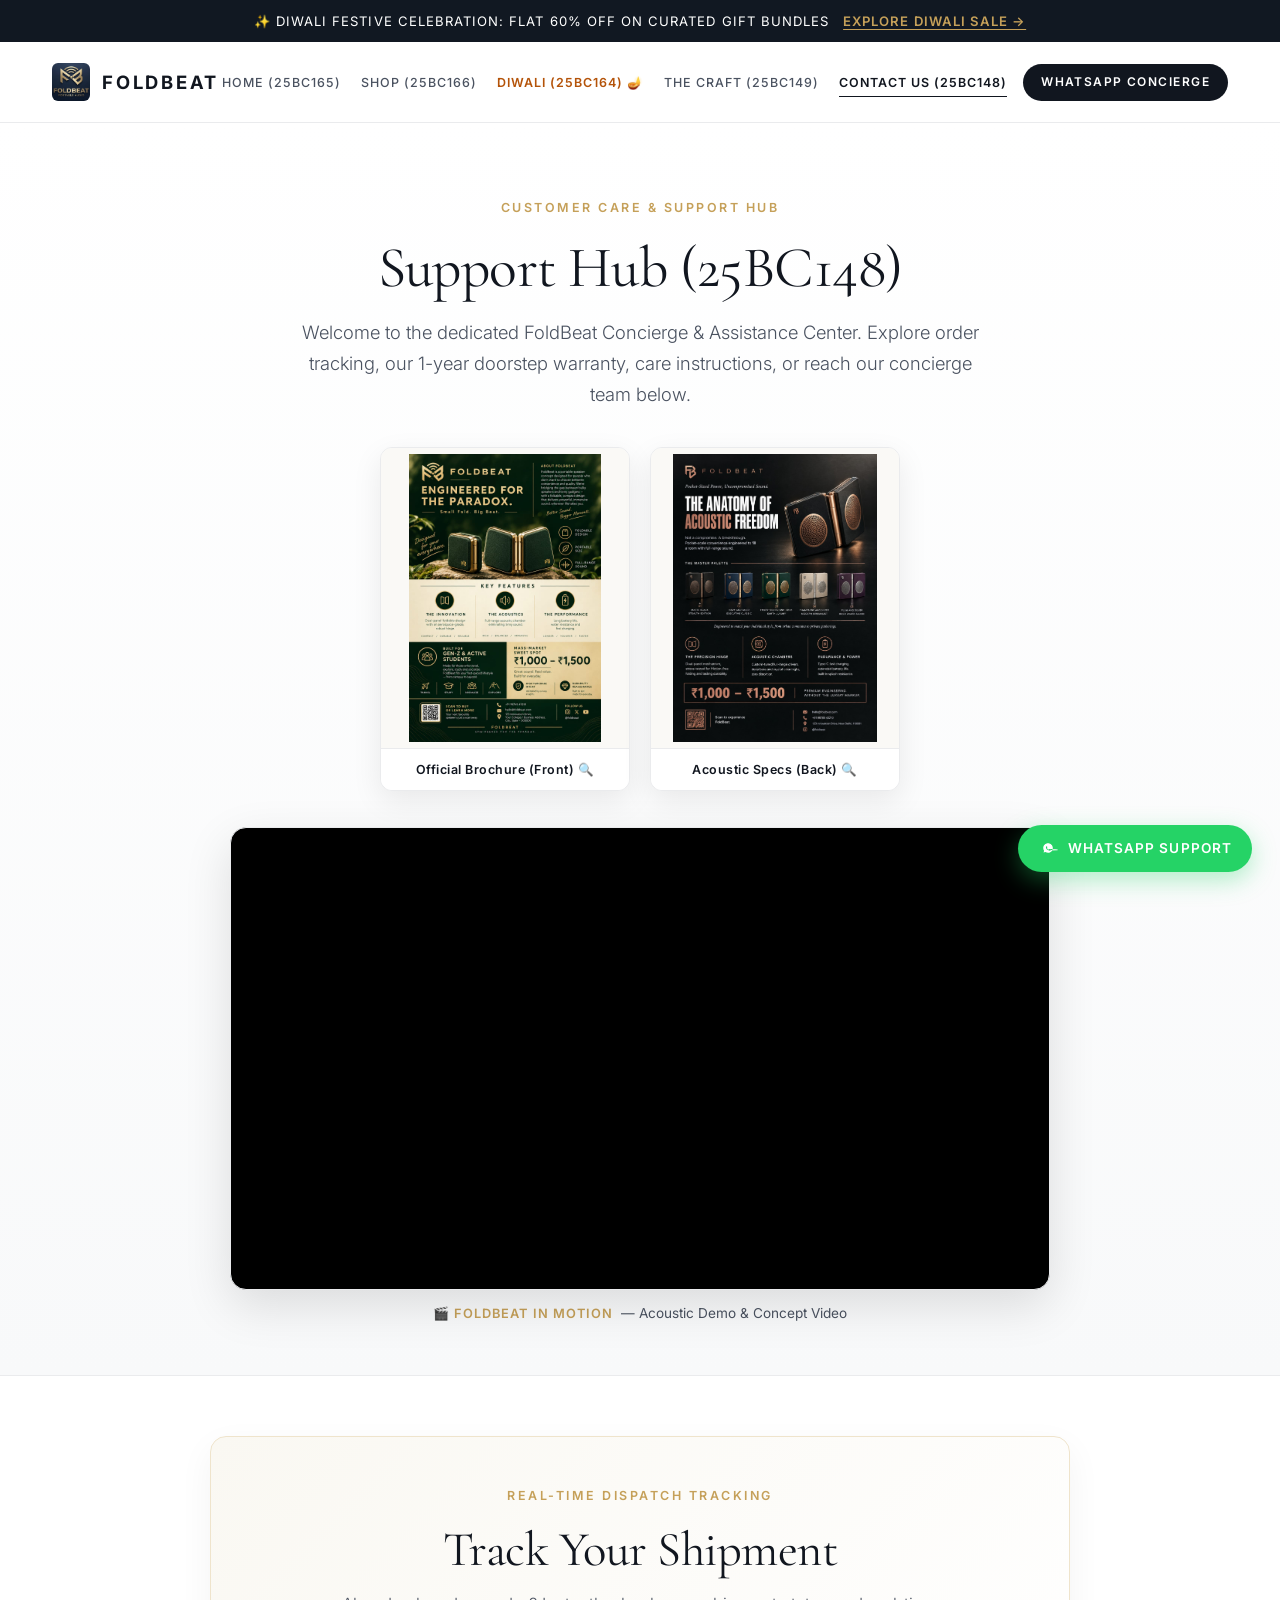
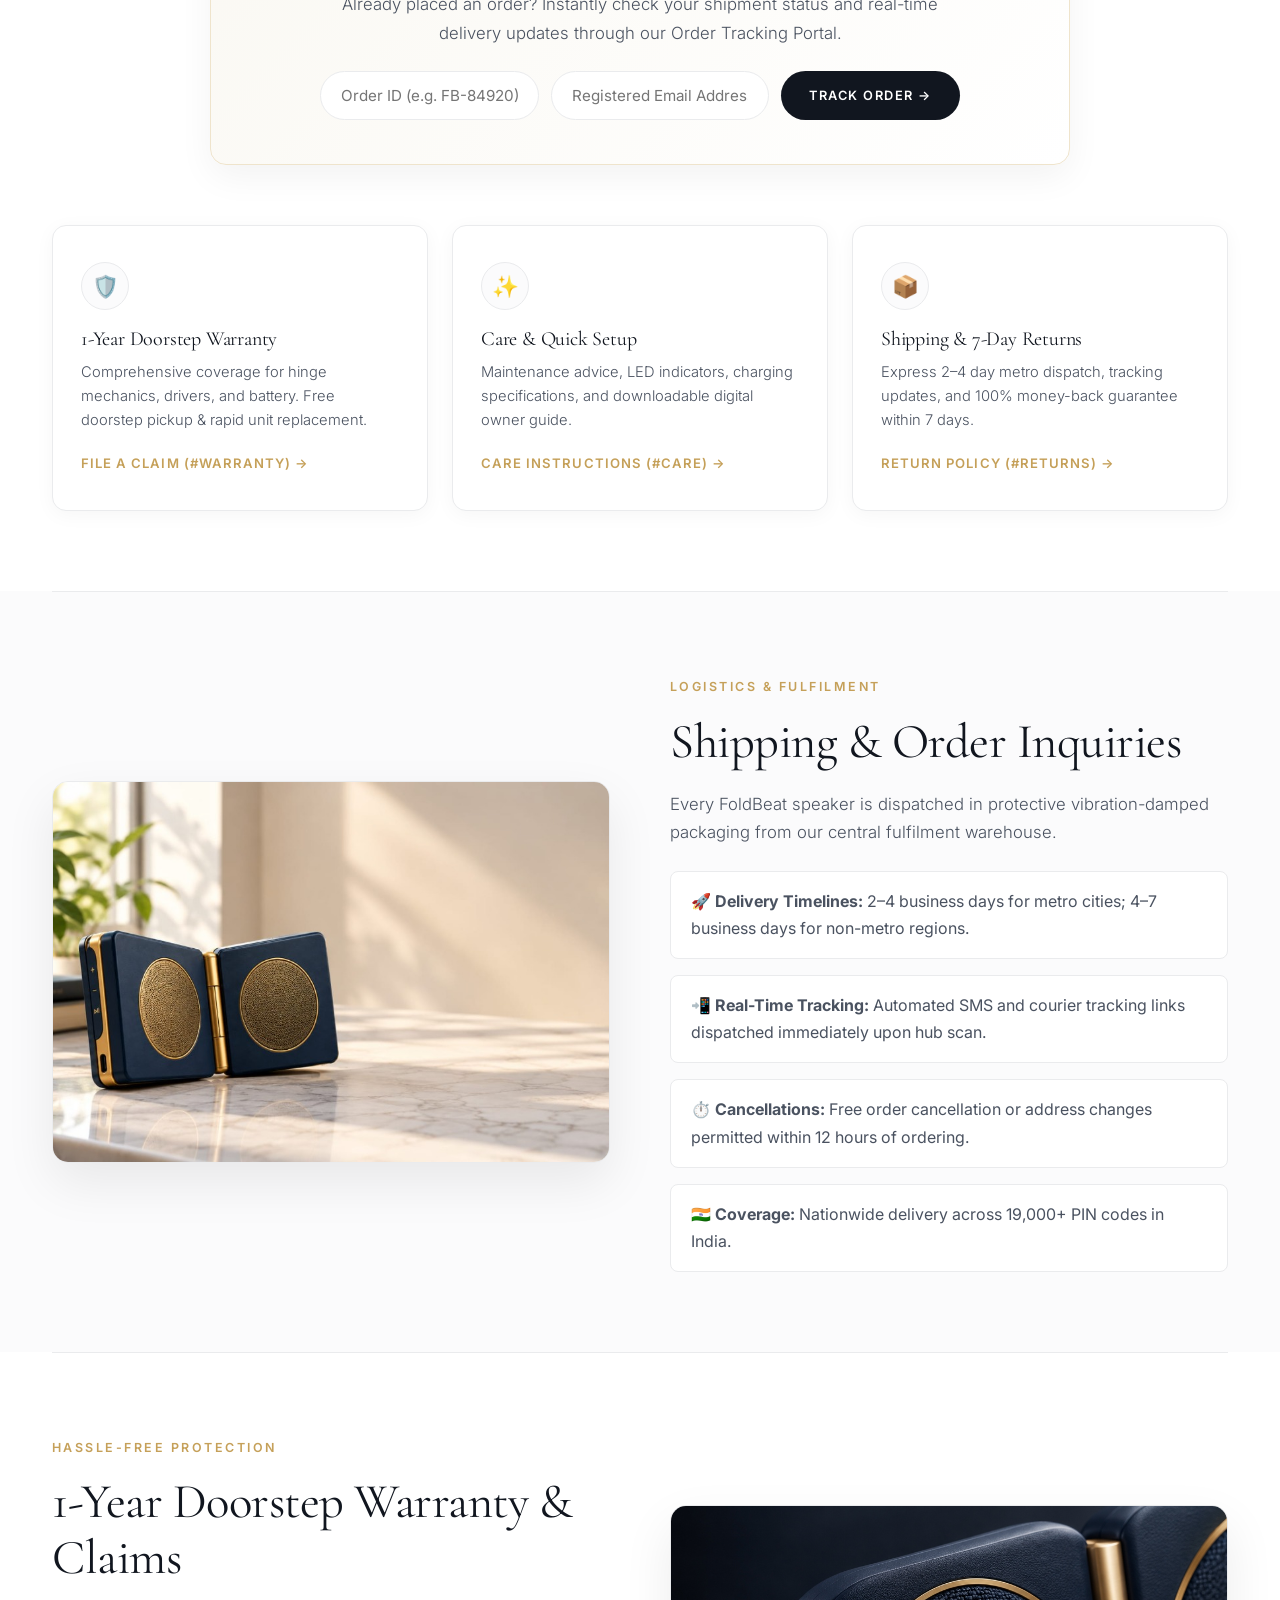
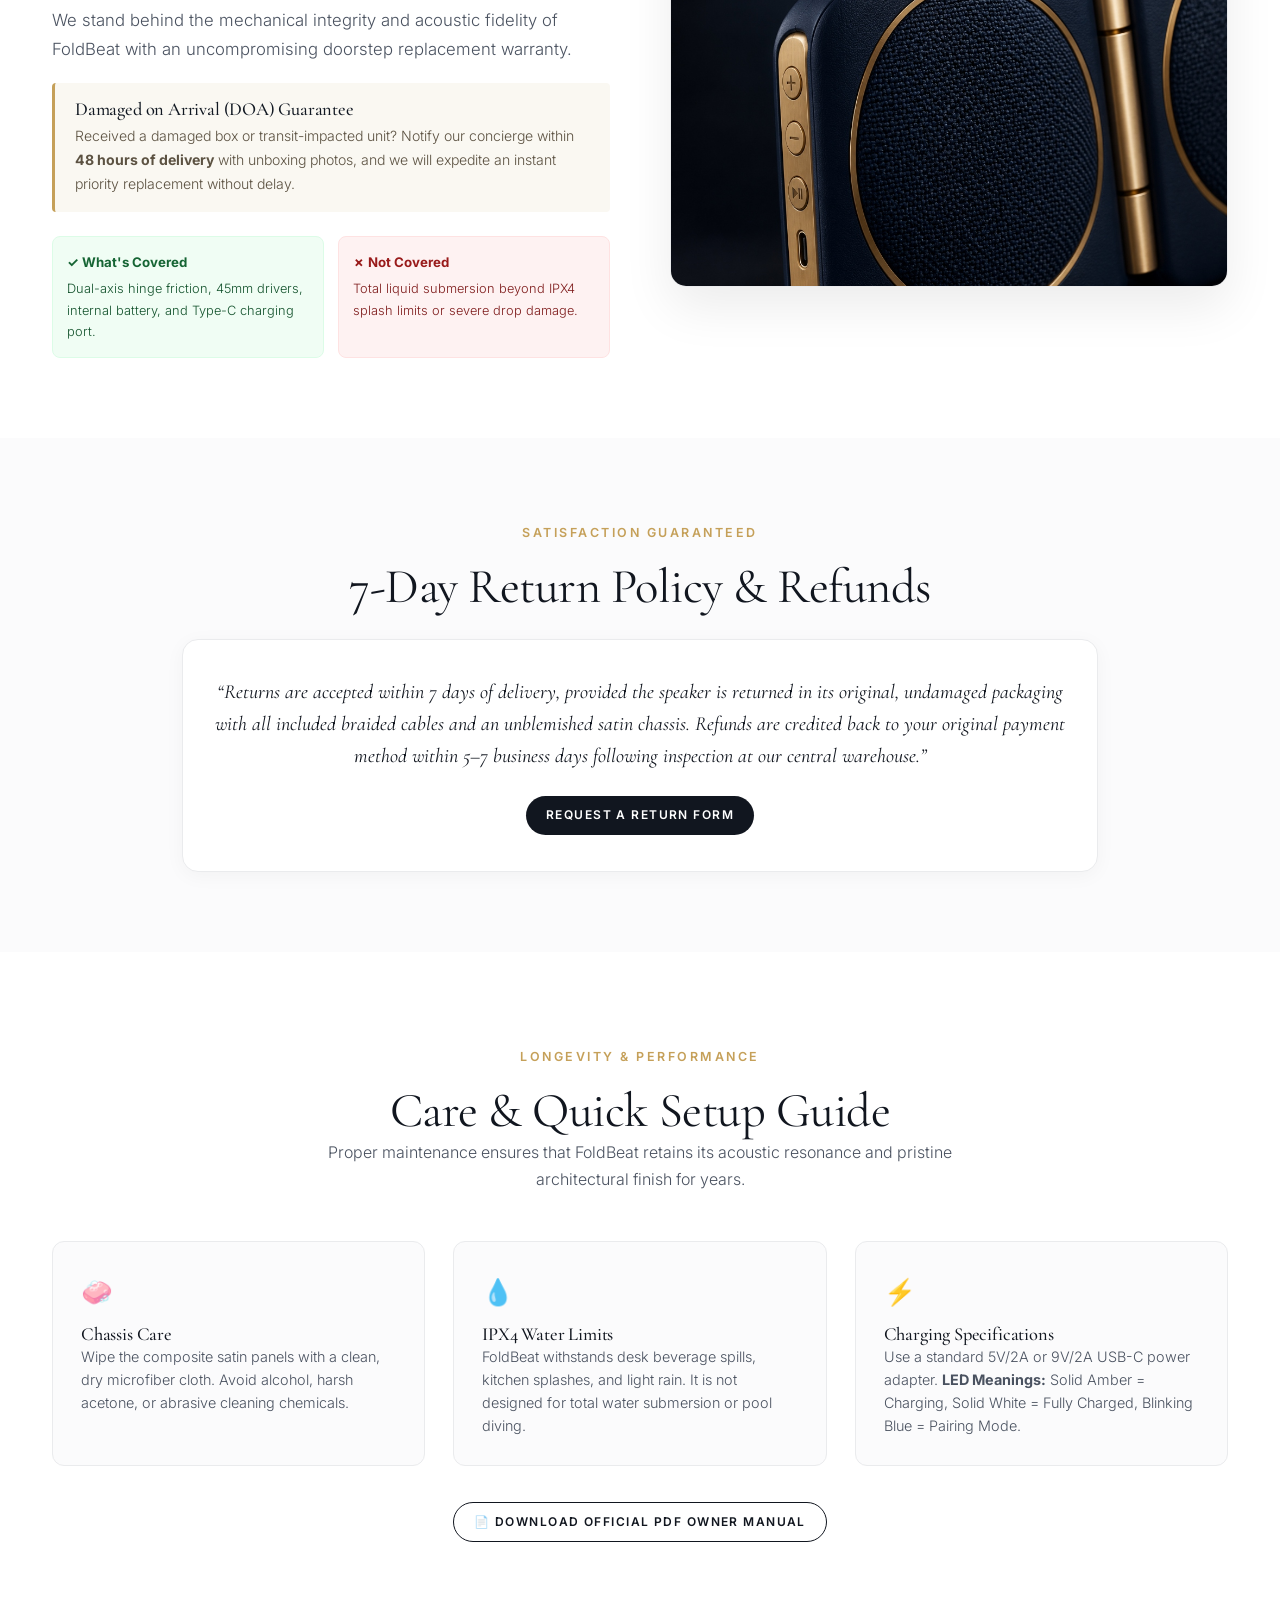
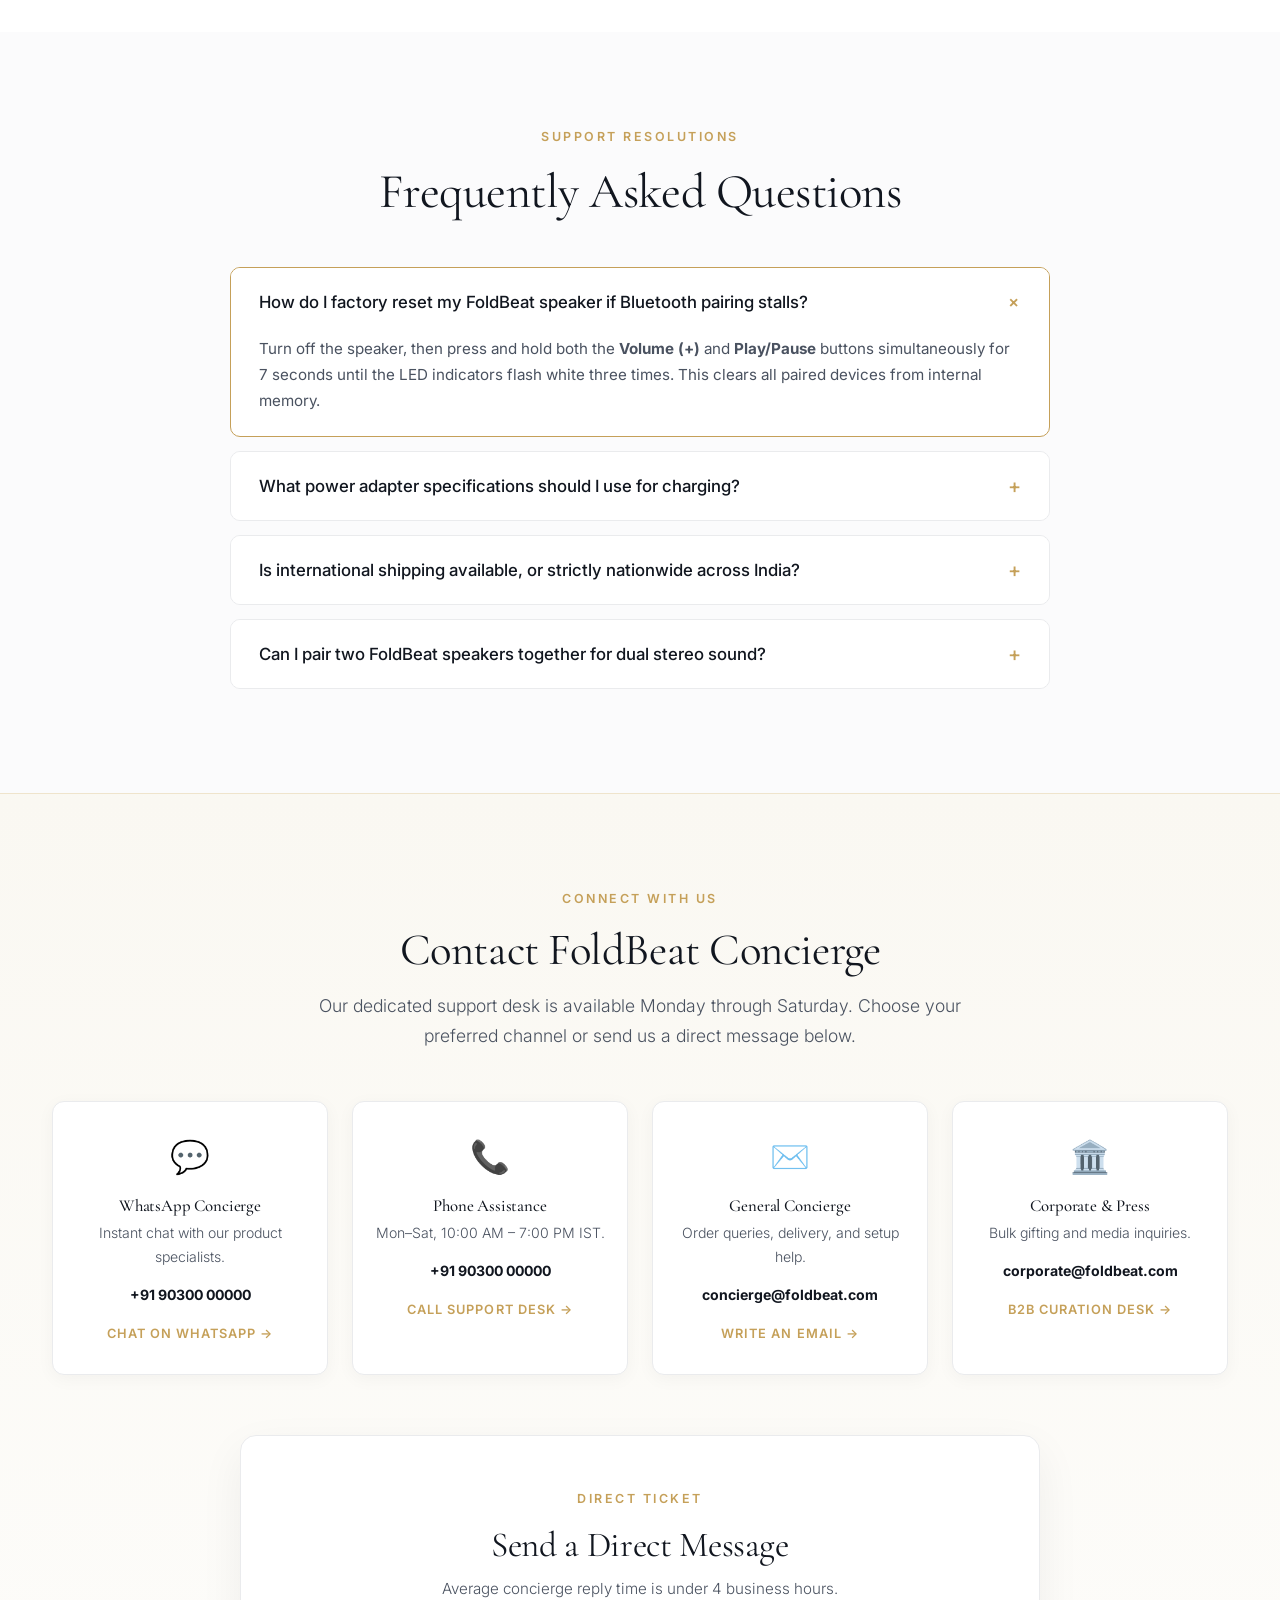
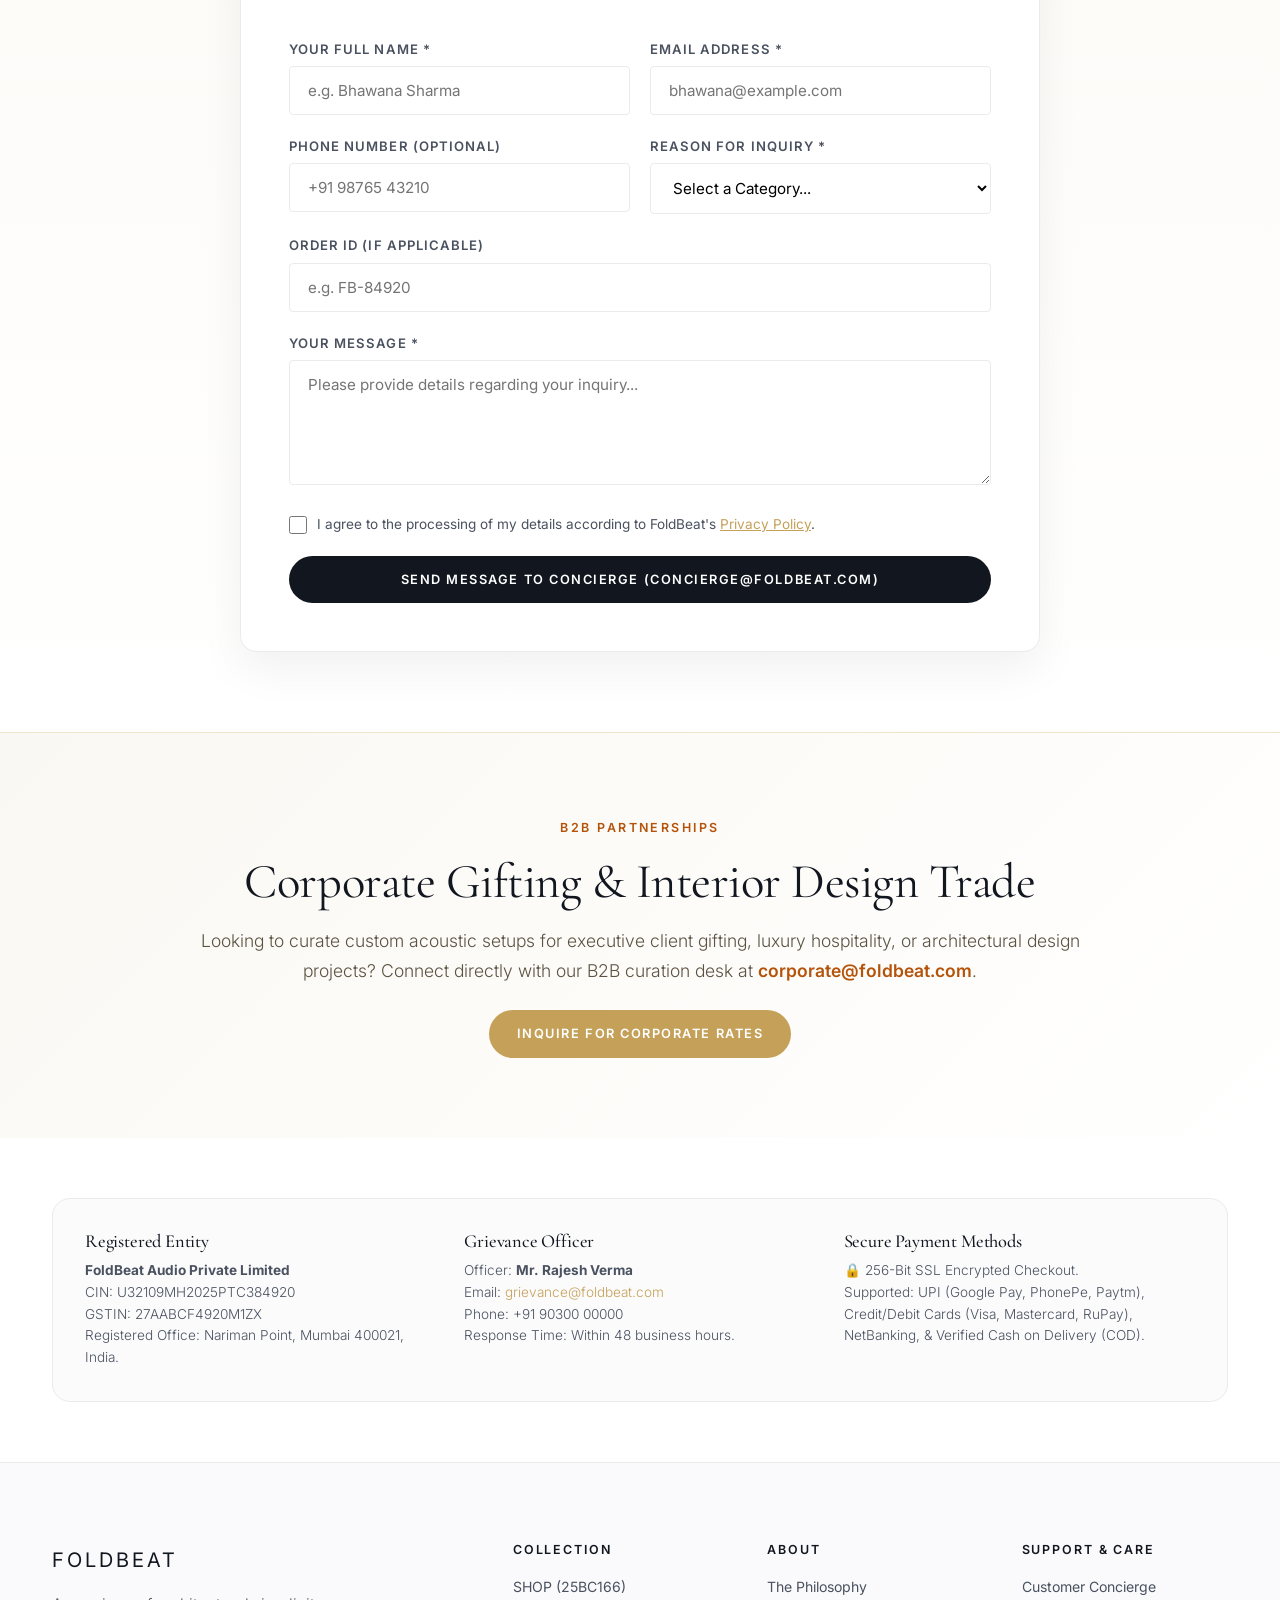
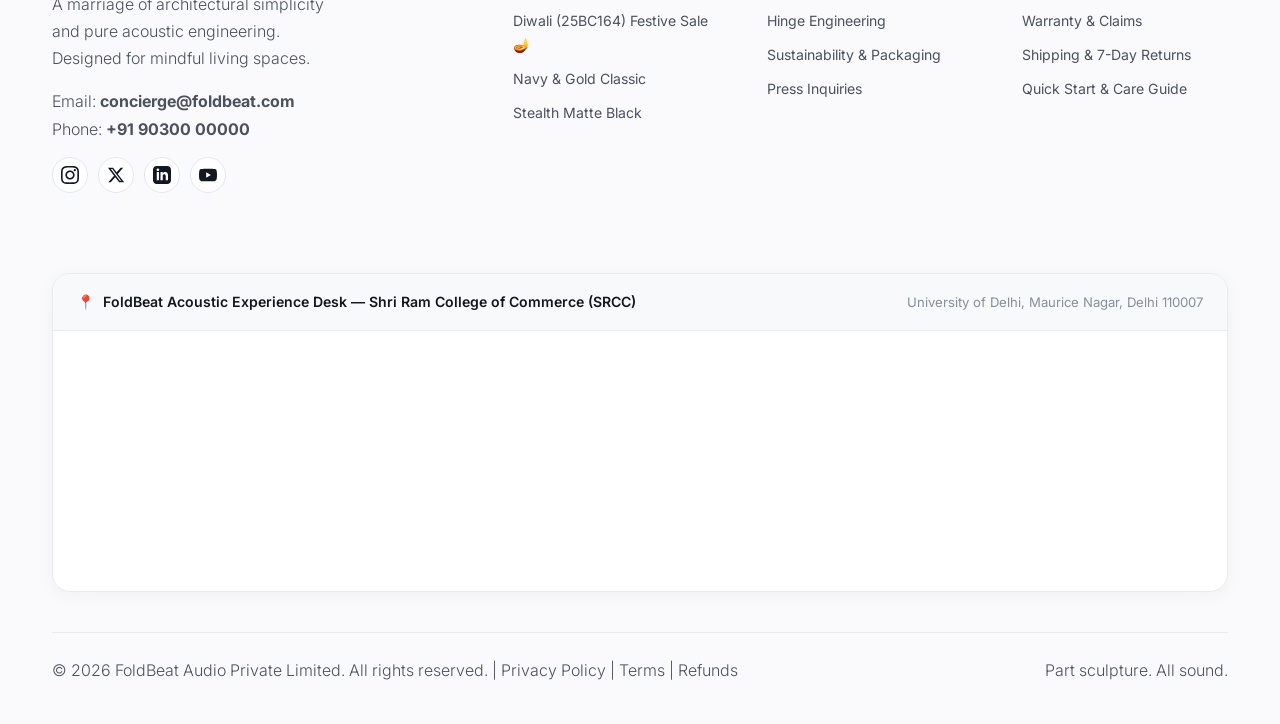
<file: contact.html>
<!DOCTYPE html>
<html lang="en">
<head>
  <meta charset="UTF-8">
  <meta name="viewport" content="width=device-width, initial-scale=1.0">
  <title>Contact us (25BC148) | FoldBeat Support & Concierge</title>
  
  <meta name="description" content="Official FoldBeat Support Hub: Order tracking, 1-year doorstep warranty claims, hassle-free returns, care guide, WhatsApp concierge, and corporate gifting.">
  <link rel="stylesheet" href="css/styles.css">
  
  <style>
    /* Premium Visual Enhancements for Support Hub (25BC148) */
    .support-hero-banner {
      background: linear-gradient(180deg, #FFFFFF 0%, #F8F9FA 100%);
      padding: 70px 0 50px;
      text-align: center;
      border-bottom: 1px solid var(--border-light);
    }
    .support-hero-title {
      font-size: clamp(2.4rem, 4.5vw, 3.8rem);
      color: var(--text-primary);
      margin-bottom: 16px;
    }
    .support-hero-lead {
      font-size: 1.15rem;
      color: var(--text-secondary);
      max-width: 680px;
      margin: 0 auto 36px;
      line-height: 1.7;
    }

    /* Small & Side-by-Side Pamphlet Cards */
    .brochure-container {
      display: flex;
      justify-content: center;
      align-items: center;
      gap: 20px;
      max-width: 540px;
      margin: 0 auto;
    }
    .brochure-card {
      flex: 1;
      max-width: 250px;
      background: #FFFFFF;
      border-radius: 12px;
      overflow: hidden;
      border: 1px solid var(--border-light);
      box-shadow: 0 10px 30px rgba(0, 0, 0, 0.08);
      transition: transform 0.25s ease, box-shadow 0.25s ease;
      text-align: center;
    }
    .brochure-card:hover {
      transform: translateY(-4px);
      box-shadow: 0 16px 40px rgba(0, 0, 0, 0.14);
      border-color: var(--accent-gold);
    }
    .brochure-card img {
      width: 100%;
      height: 300px;
      object-fit: contain;
      display: block;
      background: #FAF9F6;
      padding: 6px;
    }
    .brochure-badge {
      background: #FFFFFF;
      padding: 10px 14px;
      font-size: 0.78rem;
      font-weight: 600;
      color: var(--text-primary);
      border-top: 1px solid var(--border-light);
      letter-spacing: 0.04em;
    }

    /* Order Tracker Visual Bar */
    .tracker-box {
      background: linear-gradient(135deg, #FAF8F2 0%, #FFFFFF 100%);
      border: 1px solid #EFE4CC;
      border-radius: 16px;
      padding: 44px 32px;
      box-shadow: 0 12px 35px rgba(0, 0, 0, 0.05);
      margin: 60px auto;
      max-width: 860px;
      text-align: center;
    }
    .tracker-form-row {
      display: flex;
      gap: 12px;
      max-width: 640px;
      margin: 24px auto 0;
      flex-wrap: wrap;
    }
    .tracker-input {
      flex: 1;
      min-width: 200px;
      padding: 14px 20px;
      border: 1px solid var(--border-light);
      border-radius: 9999px;
      font-family: inherit;
      font-size: 0.95rem;
      background: #FFFFFF;
      outline: none;
    }
    .tracker-input:focus {
      border-color: var(--accent-gold);
    }

    /* Support Feature Cards (3 Pillars) */
    .pillar-cards-grid {
      display: grid;
      grid-template-columns: repeat(3, 1fr);
      gap: 24px;
      margin: 50px 0 80px;
    }
    .pillar-card {
      background: #FFFFFF;
      border: 1px solid var(--border-light);
      border-radius: 14px;
      padding: 36px 28px;
      box-shadow: var(--shadow-subtle);
      transition: all 0.25s ease;
      display: flex;
      flex-direction: column;
      justify-content: space-between;
    }
    .pillar-card:hover {
      transform: translateY(-4px);
      box-shadow: var(--shadow-hover);
      border-color: var(--accent-gold);
    }
    .pillar-card-icon {
      width: 48px;
      height: 48px;
      border-radius: 50%;
      background: var(--bg-stone);
      border: 1px solid var(--border-light);
      display: flex;
      align-items: center;
      justify-content: center;
      font-size: 1.35rem;
      margin-bottom: 18px;
      color: var(--accent-gold);
    }
    .pillar-card h3 {
      font-size: 1.25rem;
      margin-bottom: 10px;
      color: var(--text-primary);
    }
    .pillar-card p {
      font-size: 0.92rem;
      color: var(--text-secondary);
      line-height: 1.6;
      margin-bottom: 20px;
    }
    .pillar-card a {
      font-size: 0.82rem;
      font-weight: 600;
      color: var(--accent-gold);
      text-transform: uppercase;
      letter-spacing: 0.08em;
    }

    /* Policy Visual Sections with Lifestyle Imagery */
    .policy-showcase-row {
      display: grid;
      grid-template-columns: 1fr 1fr;
      gap: 60px;
      align-items: center;
      padding: 80px 0;
      border-top: 1px solid var(--border-light);
    }
    .policy-showcase-row.reverse {
      direction: rtl;
    }
    .policy-showcase-row.reverse > * {
      direction: ltr;
    }
    .policy-photo-frame {
      border-radius: 16px;
      overflow: hidden;
      box-shadow: 0 20px 50px rgba(0, 0, 0, 0.08);
      border: 1px solid var(--border-light);
      background: var(--bg-stone);
    }
    .policy-photo-frame img {
      width: 100%;
      height: 380px;
      object-fit: cover;
      display: block;
    }

    /* Contact Information Cards (Relocated to End of Page) */
    .contact-end-section {
      background: linear-gradient(180deg, #FAF8F2 0%, #FFFFFF 100%);
      padding: 90px 0 80px;
      border-top: 1px solid #EFE4CC;
    }
    .contact-end-header {
      text-align: center;
      max-width: 680px;
      margin: 0 auto 50px;
    }
    .contact-cards-4grid {
      display: grid;
      grid-template-columns: repeat(4, 1fr);
      gap: 24px;
      margin-bottom: 60px;
    }
    .contact-info-card {
      background: #FFFFFF;
      border: 1px solid var(--border-light);
      border-radius: 12px;
      padding: 28px 22px;
      text-align: center;
      box-shadow: 0 4px 18px rgba(0, 0, 0, 0.04);
      transition: all 0.25s ease;
    }
    .contact-info-card:hover {
      transform: translateY(-4px);
      box-shadow: 0 12px 30px rgba(0, 0, 0, 0.08);
      border-color: var(--accent-gold);
    }
    .contact-info-icon {
      font-size: 2rem;
      margin-bottom: 12px;
    }
    .contact-info-card h4 {
      font-size: 1.05rem;
      color: var(--text-primary);
      margin-bottom: 6px;
    }
    .contact-info-card p {
      font-size: 0.88rem;
      color: var(--text-secondary);
      margin-bottom: 14px;
    }
    .contact-info-card a.action-link {
      font-size: 0.8rem;
      font-weight: 600;
      color: var(--accent-gold);
      text-transform: uppercase;
      letter-spacing: 0.08em;
      display: inline-block;
    }

    /* Contact Form Stylized Container */
    .contact-form-container {
      background: #FFFFFF;
      border: 1px solid var(--border-light);
      border-radius: 16px;
      padding: 48px;
      box-shadow: 0 16px 45px rgba(0, 0, 0, 0.06);
      max-width: 800px;
      margin: 0 auto;
    }

    @media (max-width: 992px) {
      .pillar-cards-grid,
      .policy-showcase-row,
      .contact-cards-4grid {
        grid-template-columns: 1fr;
        gap: 36px;
      }
      .policy-photo-frame img {
        height: 280px;
      }
    }
    @media (max-width: 600px) {
      .brochure-container {
        flex-direction: row;
        gap: 12px;
      }
      .brochure-card img {
        height: 200px;
      }
      .contact-form-container {
        padding: 24px 18px;
      }
    }
  
/* Scoped Footer Social Media Icons & Map */
.footer-social-row {
  display: flex !important;
  flex-direction: row !important;
  align-items: center !important;
  gap: 10px !important;
  margin-top: 14px !important;
  margin-bottom: 20px !important;
}
.footer-social-row .social-icon-btn {
  width: 36px !important;
  height: 36px !important;
  min-width: 36px !important;
  max-width: 36px !important;
  min-height: 36px !important;
  max-height: 36px !important;
  border-radius: 50% !important;
  background: #FFFFFF !important;
  border: 1px solid #E2E8F0 !important;
  display: inline-flex !important;
  align-items: center !important;
  justify-content: center !important;
  color: #111822 !important;
  padding: 8px !important;
  box-sizing: border-box !important;
  transition: all 0.25s ease !important;
}
.footer-social-row .social-icon-btn:hover {
  background: #111822 !important;
  color: #FFFFFF !important;
  border-color: #111822 !important;
  transform: translateY(-2px) !important;
}
.footer-social-row .social-icon-btn svg {
  width: 18px !important;
  height: 18px !important;
  max-width: 18px !important;
  max-height: 18px !important;
  min-width: 18px !important;
  min-height: 18px !important;
  display: block !important;
  fill: currentColor !important;
}


/* Force header and nav to single line */
.pantheone-header__inner {
  display: flex !important;
  align-items: center !important;
  justify-content: space-between !important;
  flex-wrap: nowrap !important;
  gap: 16px !important;
}
.pantheone-nav {
  display: flex !important;
  align-items: center !important;
  flex-wrap: nowrap !important;
  gap: 20px !important;
}
.pantheone-nav a {
  font-size: 0.78rem !important;
  letter-spacing: 0.08em !important;
  white-space: nowrap !important;
}
.header-actions {
  flex-shrink: 0 !important;
}
.header-actions .btn-pantheone {
  white-space: nowrap !important;
  padding: 8px 18px !important;
}

</style>
</head>
<body>

  <!-- Festive Promo Strip -->
  <div class="pantheone-promo-strip">
    <span>✨ Diwali Festive Celebration: Flat 60% Off on Curated Gift Bundles</span>
    <a href="diwali-sale.html">Explore Diwali Sale →</a>
  </div>

  <!-- Minimalist Header -->
  <header class="pantheone-header">
    <div class="container pantheone-header__inner">
      <a href="index.html" class="brand-emblem-wrap">
        <img src="images/foldbeat-logo-badge.jpg" alt="FoldBeat Emblem">
        <span class="brand-title">FoldBeat</span>
      </a>

      <nav class="pantheone-nav">
        <a href="index.html">HOME (25BC165)</a>
        <a href="shop.html">SHOP (25BC166)</a>
        <a href="diwali-sale.html" class="nav-diwali-tag">Diwali (25BC164) 🪔</a>
        <a href="story.html">The Craft (25BC149)</a>
        <a href="contact.html" class="active">Contact us (25BC148)</a>
      </nav>

      <div class="header-actions">
        <a href="https://wa.me/919030000000?text=Hello%20FoldBeat%20Concierge,%20I%20have%20an%20inquiry%20regarding%20my%20speaker" target="_blank" rel="noopener" class="btn-pantheone btn-dark btn-sm">WhatsApp Concierge</a>
      </div>
    </div>
  </header>

  <main>

    <!-- 1. Hero Banner with Small Side-by-Side Pamphlet Cards -->
    <section class="support-hero-banner">
      <div class="container">
        <span class="editorial-sub">Customer Care & Support Hub</span>
        <h1 class="support-hero-title">Support Hub (25BC148)</h1>
        <p class="support-hero-lead">
          Welcome to the dedicated FoldBeat Concierge & Assistance Center. Explore order tracking, our 1-year doorstep warranty, care instructions, or reach our concierge team below.
        </p>

        <!-- Compact Side-by-Side Pamphlet Cards -->
        <div class="brochure-container">
          <div class="brochure-card">
            <a href="images/bhawana-1-148.jpeg" target="_blank" title="Click to view full brochure">
              <img src="images/bhawana-1-148.jpeg" alt="FoldBeat Official Pamphlet Front (25BC148)">
            </a>
            <div class="brochure-badge">Official Brochure (Front) 🔍</div>
          </div>

          <div class="brochure-card">
            <a href="images/bhawana-2-148.jpeg" target="_blank" title="Click to view full brochure">
              <img src="images/bhawana-2-148.jpeg" alt="FoldBeat Official Pamphlet Back (25BC148)">
            </a>
            <div class="brochure-badge">Acoustic Specs (Back) 🔍</div>
          </div>
        </div>

        <!-- Video Showcase Section -->
        <div class="home-video-wrapper" style="max-width: 820px; margin: 36px auto 0;">
          <div style="position: relative; width: 100%; padding-top: 56.25%; border-radius: 16px; overflow: hidden; box-shadow: 0 16px 48px rgba(0, 0, 0, 0.12); border: 1px solid var(--border-light); background: #000000;">
            <iframe 
              src="https://drive.google.com/file/d/1m2CRYtTTmMOgORzGthVFdzrBPZAv3Eev/preview" 
              style="position: absolute; top: 0; left: 0; width: 100%; height: 100%; border: none;" 
              allow="autoplay; encrypted-media; fullscreen" 
              allowfullscreen 
              title="FoldBeat Official Product Video">
            </iframe>
          </div>
          <div style="margin-top: 12px; display: flex; justify-content: center; align-items: center; gap: 8px;">
            <span style="font-size: 0.8rem; font-weight: 600; text-transform: uppercase; letter-spacing: 0.08em; color: var(--accent-gold);">🎬 FoldBeat in Motion</span>
            <span style="color: var(--text-secondary); font-size: 0.85rem;">— Acoustic Demo & Concept Video</span>
          </div>
        </div>
      </div>
    </section>

    <!-- 2. Order Tracking Portal (Near Top) -->
    <section class="container">
      <div class="tracker-box">
        <span class="editorial-sub" style="color: var(--accent-gold);">Real-Time Dispatch Tracking</span>
        <h2 style="margin-bottom: 12px;">Track Your Shipment</h2>
        <p style="max-width: 620px; margin: 0 auto; font-size: 1.05rem; color: var(--text-secondary);">
          Already placed an order? Instantly check your shipment status and real-time delivery updates through our Order Tracking Portal.
        </p>

        <form class="tracker-form-row" onsubmit="event.preventDefault(); alert('Order Status for ' + document.getElementById('track-order-num').value + ':\n\nStatus: Dispatched via Bluedart Express Air ✈️\nEstimated Delivery: 2 Business Days\nTracking AWB: FB-' + Math.floor(100000 + Math.random() * 900000));">
          <input type="text" id="track-order-num" class="tracker-input" placeholder="Order ID (e.g. FB-84920)" required>
          <input type="email" class="tracker-input" placeholder="Registered Email Address" required>
          <button type="submit" class="btn-pantheone btn-dark">Track Order →</button>
        </form>
      </div>
    </section>

    <!-- 3. Support Cards with Anchors (Working Links) -->
    <section class="container">
      <div class="pillar-cards-grid">
        <div class="pillar-card">
          <div>
            <div class="pillar-card-icon">🛡️</div>
            <h3>1-Year Doorstep Warranty</h3>
            <p>Comprehensive coverage for hinge mechanics, drivers, and battery. Free doorstep pickup & rapid unit replacement.</p>
          </div>
          <a href="#warranty">File A Claim (#warranty) →</a>
        </div>

        <div class="pillar-card">
          <div>
            <div class="pillar-card-icon">✨</div>
            <h3>Care & Quick Setup</h3>
            <p>Maintenance advice, LED indicators, charging specifications, and downloadable digital owner guide.</p>
          </div>
          <a href="#care">Care Instructions (#care) →</a>
        </div>

        <div class="pillar-card">
          <div>
            <div class="pillar-card-icon">📦</div>
            <h3>Shipping & 7-Day Returns</h3>
            <p>Express 2–4 day metro dispatch, tracking updates, and 100% money-back guarantee within 7 days.</p>
          </div>
          <a href="#returns">Return Policy (#returns) →</a>
        </div>
      </div>
    </section>

    <!-- 4. Shipping & Logistics Section (#shipping) with Lifestyle Visual -->
    <section id="shipping" style="background: var(--bg-stone);">
      <div class="container">
        <div class="policy-showcase-row">
          <div class="policy-photo-frame">
            <img src="images/foldbeat-marble-sunlight.jpg" alt="FoldBeat speaker delivered on modern desk">
          </div>
          <div>
            <span class="editorial-sub">Logistics & Fulfilment</span>
            <h2 style="margin-bottom: 20px;">Shipping & Order Inquiries</h2>
            <p style="font-size: 1.05rem; line-height: 1.7; margin-bottom: 24px;">
              Every FoldBeat speaker is dispatched in protective vibration-damped packaging from our central fulfilment warehouse.
            </p>

            <div style="display: flex; flex-direction: column; gap: 16px;">
              <div style="background: #FFFFFF; border: 1px solid var(--border-light); border-radius: 8px; padding: 16px 20px;">
                <strong>🚀 Delivery Timelines:</strong> 2–4 business days for metro cities; 4–7 business days for non-metro regions.
              </div>
              <div style="background: #FFFFFF; border: 1px solid var(--border-light); border-radius: 8px; padding: 16px 20px;">
                <strong>📲 Real-Time Tracking:</strong> Automated SMS and courier tracking links dispatched immediately upon hub scan.
              </div>
              <div style="background: #FFFFFF; border: 1px solid var(--border-light); border-radius: 8px; padding: 16px 20px;">
                <strong>⏱️ Cancellations:</strong> Free order cancellation or address changes permitted within 12 hours of ordering.
              </div>
              <div style="background: #FFFFFF; border: 1px solid var(--border-light); border-radius: 8px; padding: 16px 20px;">
                <strong>🇮🇳 Coverage:</strong> Nationwide delivery across 19,000+ PIN codes in India.
              </div>
            </div>
          </div>
        </div>
      </div>
    </section>

    <!-- 5. Warranty & Doorstep Claims (#warranty) with Macro Visual -->
    <section id="warranty">
      <div class="container">
        <div class="policy-showcase-row reverse">
          <div class="policy-photo-frame">
            <img src="images/foldbeat-macro-detail.jpg" alt="FoldBeat macro engineering detail of gold hinge">
          </div>
          <div>
            <span class="editorial-sub">Hassle-Free Protection</span>
            <h2 style="margin-bottom: 20px;">1-Year Doorstep Warranty & Claims</h2>
            <p style="font-size: 1.05rem; line-height: 1.7; margin-bottom: 20px;">
              We stand behind the mechanical integrity and acoustic fidelity of FoldBeat with an uncompromising doorstep replacement warranty.
            </p>

            <div style="background: #FAF8F2; border-left: 3px solid var(--accent-gold); padding: 16px 20px; border-radius: 4px; margin-bottom: 24px;">
              <h4 style="color: #111822; margin-bottom: 4px;">Damaged on Arrival (DOA) Guarantee</h4>
              <p style="font-size: 0.88rem; color: #5C5242; margin: 0;">
                Received a damaged box or transit-impacted unit? Notify our concierge within <strong>48 hours of delivery</strong> with unboxing photos, and we will expedite an instant priority replacement without delay.
              </p>
            </div>

            <div style="display: grid; grid-template-columns: 1fr 1fr; gap: 14px;">
              <div style="background: #F0FDF4; border: 1px solid #DCFCE7; padding: 14px; border-radius: 8px;">
                <h5 style="color: #166534; margin-bottom: 4px;">✓ What's Covered</h5>
                <p style="font-size: 0.8rem; color: #14532D; margin: 0;">Dual-axis hinge friction, 45mm drivers, internal battery, and Type-C charging port.</p>
              </div>
              <div style="background: #FEF2F2; border: 1px solid #FEE2E2; padding: 14px; border-radius: 8px;">
                <h5 style="color: #991B1B; margin-bottom: 4px;">✗ Not Covered</h5>
                <p style="font-size: 0.8rem; color: #7F1D1D; margin: 0;">Total liquid submersion beyond IPX4 splash limits or severe drop damage.</p>
              </div>
            </div>
          </div>
        </div>
      </div>
    </section>

    <!-- 6. Returns & Refunds (#returns) -->
    <section id="returns" style="background: var(--bg-stone); padding: 80px 0;">
      <div class="container container-narrow" style="text-align: center;">
        <span class="editorial-sub">Satisfaction Guaranteed</span>
        <h2 style="margin-bottom: 18px;">7-Day Return Policy & Refunds</h2>
        <div style="background: #FFFFFF; border: 1px solid var(--border-light); border-radius: 16px; padding: 36px 32px; box-shadow: var(--shadow-subtle); margin-top: 24px;">
          <blockquote style="font-family: var(--font-serif); font-size: 1.25rem; color: var(--text-primary); font-style: italic; line-height: 1.6; margin-bottom: 24px;">
            “Returns are accepted within 7 days of delivery, provided the speaker is returned in its original, undamaged packaging with all included braided cables and an unblemished satin chassis. Refunds are credited back to your original payment method within 5–7 business days following inspection at our central warehouse.”
          </blockquote>
          <a href="#contact-end" class="btn-pantheone btn-dark btn-sm">Request a Return Form</a>
        </div>
      </div>
    </section>

    <!-- 7. Care & Quick Setup Guide (#care, #guide) -->
    <section id="care" style="padding: 90px 0;">
      <div class="container">
        <div style="text-align: center; max-width: 680px; margin: 0 auto 48px;">
          <span class="editorial-sub">Longevity & Performance</span>
          <h2>Care & Quick Setup Guide</h2>
          <p>Proper maintenance ensures that FoldBeat retains its acoustic resonance and pristine architectural finish for years.</p>
        </div>

        <div style="display: grid; grid-template-columns: repeat(3, 1fr); gap: 28px;">
          <div style="background: var(--bg-stone); border: 1px solid var(--border-light); border-radius: 12px; padding: 28px;">
            <div style="font-size: 1.6rem; color: var(--accent-gold); margin-bottom: 10px;">🧼</div>
            <h4>Chassis Care</h4>
            <p style="font-size: 0.9rem; line-height: 1.6;">Wipe the composite satin panels with a clean, dry microfiber cloth. Avoid alcohol, harsh acetone, or abrasive cleaning chemicals.</p>
          </div>

          <div style="background: var(--bg-stone); border: 1px solid var(--border-light); border-radius: 12px; padding: 28px;">
            <div style="font-size: 1.6rem; color: var(--accent-gold); margin-bottom: 10px;">💧</div>
            <h4>IPX4 Water Limits</h4>
            <p style="font-size: 0.9rem; line-height: 1.6;">FoldBeat withstands desk beverage spills, kitchen splashes, and light rain. It is not designed for total water submersion or pool diving.</p>
          </div>

          <div style="background: var(--bg-stone); border: 1px solid var(--border-light); border-radius: 12px; padding: 28px;">
            <div style="font-size: 1.6rem; color: var(--accent-gold); margin-bottom: 10px;">⚡</div>
            <h4>Charging Specifications</h4>
            <p style="font-size: 0.9rem; line-height: 1.6;">Use a standard 5V/2A or 9V/2A USB-C power adapter. <strong>LED Meanings:</strong> Solid Amber = Charging, Solid White = Fully Charged, Blinking Blue = Pairing Mode.</p>
          </div>
        </div>

        <div style="text-align: center; margin-top: 36px;">
          <a href="#" onclick="event.preventDefault(); alert('Downloading FoldBeat Official PDF Owner Guide & Technical Manual (v2.4)...');" class="btn-pantheone btn-outline btn-sm">📄 Download Official PDF Owner Manual</a>
        </div>
      </div>
    </section>

    <!-- 8. FAQ Accordion (Support-Focused) -->
    <section class="faq-section" style="background: var(--bg-stone); padding: 90px 0;">
      <div class="container">
        <div style="text-align: center; max-width: 600px; margin: 0 auto;">
          <span class="editorial-sub">Support Resolutions</span>
          <h2>Frequently Asked Questions</h2>
        </div>

        <div class="faq-wrap">
          <div class="faq-item open">
            <button class="faq-question">
              <span>How do I factory reset my FoldBeat speaker if Bluetooth pairing stalls?</span>
              <span class="faq-icon">+</span>
            </button>
            <div class="faq-answer">
              Turn off the speaker, then press and hold both the <strong>Volume (+)</strong> and <strong>Play/Pause</strong> buttons simultaneously for 7 seconds until the LED indicators flash white three times. This clears all paired devices from internal memory.
            </div>
          </div>

          <div class="faq-item">
            <button class="faq-question">
              <span>What power adapter specifications should I use for charging?</span>
              <span class="faq-icon">+</span>
            </button>
            <div class="faq-answer">
              FoldBeat works with any standard USB-C charger rated 5V/2A (10W) or higher. Fast charging is supported with standard USB Power Delivery (PD) adapters up to 20W without battery damage.
            </div>
          </div>

          <div class="faq-item">
            <button class="faq-question">
              <span>Is international shipping available, or strictly nationwide across India?</span>
              <span class="faq-icon">+</span>
            </button>
            <div class="faq-answer">
              We currently ship across all 28 states and union territories in India with free express air shipping. Global international orders are slated to open in Q4 2026.
            </div>
          </div>

          <div class="faq-item">
            <button class="faq-question">
              <span>Can I pair two FoldBeat speakers together for dual stereo sound?</span>
              <span class="faq-icon">+</span>
            </button>
            <div class="faq-answer">
              Yes. With True Wireless Stereo (TWS) link mode, double-click the Play button on both speakers to synchronize left and right stereo channels wirelessly across up to 10 meters.
            </div>
          </div>
        </div>
      </div>
    </section>

    <!-- 9. CONTACT INFORMATION CARDS & FORM (PLACED AT THE END OF THE PAGE) -->
    <section id="contact-end" class="contact-end-section">
      <div class="container">
        <div class="contact-end-header">
          <span class="editorial-sub" style="color: var(--accent-gold);">Connect With Us</span>
          <h2 style="font-size: 2.8rem; margin-bottom: 14px;">Contact FoldBeat Concierge</h2>
          <p style="font-size: 1.1rem; color: var(--text-secondary);">
            Our dedicated support desk is available Monday through Saturday. Choose your preferred channel or send us a direct message below.
          </p>
        </div>

        <!-- 4 Quick Contact Cards -->
        <div class="contact-cards-4grid">
          <div class="contact-info-card">
            <div class="contact-info-icon">💬</div>
            <h4>WhatsApp Concierge</h4>
            <p>Instant chat with our product specialists.</p>
            <p style="font-weight: 700; color: var(--text-primary); margin-bottom: 12px;">+91 90300 00000</p>
            <a href="https://wa.me/919030000000?text=Hi%20FoldBeat%20Support" target="_blank" rel="noopener" class="action-link">Chat on WhatsApp →</a>
          </div>

          <div class="contact-info-card">
            <div class="contact-info-icon">📞</div>
            <h4>Phone Assistance</h4>
            <p>Mon–Sat, 10:00 AM – 7:00 PM IST.</p>
            <p style="font-weight: 700; color: var(--text-primary); margin-bottom: 12px;">+91 90300 00000</p>
            <a href="tel:+919030000000" class="action-link">Call Support Desk →</a>
          </div>

          <div class="contact-info-card">
            <div class="contact-info-icon">✉️</div>
            <h4>General Concierge</h4>
            <p>Order queries, delivery, and setup help.</p>
            <p style="font-weight: 700; color: var(--text-primary); margin-bottom: 12px;">concierge@foldbeat.com</p>
            <a href="mailto:concierge@foldbeat.com" class="action-link">Write An Email →</a>
          </div>

          <div class="contact-info-card">
            <div class="contact-info-icon">🏛️</div>
            <h4>Corporate & Press</h4>
            <p>Bulk gifting and media inquiries.</p>
            <p style="font-weight: 700; color: var(--text-primary); margin-bottom: 12px;">corporate@foldbeat.com</p>
            <a href="mailto:corporate@foldbeat.com" class="action-link">B2B Curation Desk →</a>
          </div>
        </div>

        <!-- Direct Contact Form -->
        <div class="contact-form-container">
          <div style="text-align: center; margin-bottom: 36px;">
            <span class="editorial-sub">Direct Ticket</span>
            <h3 style="font-size: 2.2rem; margin-bottom: 10px;">Send a Direct Message</h3>
            <p style="font-size: 0.95rem; color: var(--text-secondary);">Average concierge reply time is under 4 business hours.</p>
          </div>

          <form id="support-contact-form" style="display: flex; flex-direction: column; gap: 20px;" onsubmit="event.preventDefault(); alert('✨ Thank you, ' + document.getElementById('cf-name').value + '!\n\nYour support ticket has been logged and sent to concierge@foldbeat.com.\nA confirmation receipt has been dispatched to ' + document.getElementById('cf-email').value + '. Our team will respond within 4 hours.'); this.reset();">
            
            <div style="display: grid; grid-template-columns: 1fr 1fr; gap: 20px;">
              <div>
                <label for="cf-name" style="font-size: 0.82rem; font-weight: 600; text-transform: uppercase; letter-spacing: 0.08em; display: block; margin-bottom: 6px;">Your Full Name *</label>
                <input type="text" id="cf-name" required placeholder="e.g. Bhawana Sharma" style="width: 100%; padding: 14px 18px; border: 1px solid var(--border-light); border-radius: var(--radius-sm); font-family: inherit; font-size: 0.95rem; outline: none;">
              </div>

              <div>
                <label for="cf-email" style="font-size: 0.82rem; font-weight: 600; text-transform: uppercase; letter-spacing: 0.08em; display: block; margin-bottom: 6px;">Email Address *</label>
                <input type="email" id="cf-email" required placeholder="bhawana@example.com" style="width: 100%; padding: 14px 18px; border: 1px solid var(--border-light); border-radius: var(--radius-sm); font-family: inherit; font-size: 0.95rem; outline: none;">
              </div>
            </div>

            <div style="display: grid; grid-template-columns: 1fr 1fr; gap: 20px;">
              <div>
                <label for="cf-phone" style="font-size: 0.82rem; font-weight: 600; text-transform: uppercase; letter-spacing: 0.08em; display: block; margin-bottom: 6px;">Phone Number (Optional)</label>
                <input type="tel" id="cf-phone" placeholder="+91 98765 43210" style="width: 100%; padding: 14px 18px; border: 1px solid var(--border-light); border-radius: var(--radius-sm); font-family: inherit; font-size: 0.95rem; outline: none;">
              </div>

              <div>
                <label for="cf-reason" style="font-size: 0.82rem; font-weight: 600; text-transform: uppercase; letter-spacing: 0.08em; display: block; margin-bottom: 6px;">Reason for Inquiry *</label>
                <select id="cf-reason" required style="width: 100%; padding: 14px 18px; border: 1px solid var(--border-light); border-radius: var(--radius-sm); font-family: inherit; font-size: 0.95rem; outline: none; background: #FFF;">
                  <option value="">Select a Category...</option>
                  <option value="Order Tracking">Order & Tracking Inquiry</option>
                  <option value="Warranty Claim">1-Year Warranty Claim</option>
                  <option value="7-Day Return">7-Day Return & Refund</option>
                  <option value="Press">Press & Media Inquiries</option>
                  <option value="Corporate Gifting">Corporate Gifting & B2B Trade</option>
                  <option value="Other">Other Question</option>
                </select>
              </div>
            </div>

            <div>
              <label for="cf-order" style="font-size: 0.82rem; font-weight: 600; text-transform: uppercase; letter-spacing: 0.08em; display: block; margin-bottom: 6px;">Order ID (If Applicable)</label>
              <input type="text" id="cf-order" placeholder="e.g. FB-84920" style="width: 100%; padding: 14px 18px; border: 1px solid var(--border-light); border-radius: var(--radius-sm); font-family: inherit; font-size: 0.95rem; outline: none;">
            </div>

            <div>
              <label for="cf-message" style="font-size: 0.82rem; font-weight: 600; text-transform: uppercase; letter-spacing: 0.08em; display: block; margin-bottom: 6px;">Your Message *</label>
              <textarea id="cf-message" rows="5" required placeholder="Please provide details regarding your inquiry..." style="width: 100%; padding: 14px 18px; border: 1px solid var(--border-light); border-radius: var(--radius-sm); font-family: inherit; font-size: 0.95rem; outline: none;"></textarea>
            </div>

            <div style="display: flex; align-items: center; gap: 10px;">
              <input type="checkbox" id="cf-consent" required style="width: 18px; height: 18px; accent-color: var(--accent-gold);">
              <label for="cf-consent" style="font-size: 0.85rem; color: var(--text-secondary);">
                I agree to the processing of my details according to FoldBeat's <a href="#trust" style="color: var(--accent-gold); text-decoration: underline;">Privacy Policy</a>.
              </label>
            </div>

            <button type="submit" class="btn-pantheone btn-dark" style="width: 100%; padding: 16px;">
              Send Message To Concierge (concierge@foldbeat.com)
            </button>
          </form>
        </div>

      </div>
    </section>

    <!-- 10. Corporate B2B Banner -->
    <section style="padding: 80px 0; background: linear-gradient(135deg, #FAF8F2 0%, #FFFFFF 100%); border-top: 1px solid #EFE4CC;">
      <div class="container container-narrow" style="text-align: center;">
        <span class="editorial-sub" style="color: #B45309;">B2B Partnerships</span>
        <h2 style="margin-bottom: 16px;">Corporate Gifting & Interior Design Trade</h2>
        <p style="font-size: 1.1rem; color: #5C5242; margin-bottom: 24px;">
          Looking to curate custom acoustic setups for executive client gifting, luxury hospitality, or architectural design projects? Connect directly with our B2B curation desk at <a href="mailto:corporate@foldbeat.com" style="color: #B45309; font-weight: 600;">corporate@foldbeat.com</a>.
        </p>
        <a href="mailto:corporate@foldbeat.com?subject=Corporate%20Gifting%20Inquiry" class="btn-pantheone btn-gold">Inquire For Corporate Rates</a>
      </div>
    </section>

    <!-- 11. Trust & Legal Information -->
    <section id="trust" class="container" style="padding-bottom: 60px;">
      <div class="trust-legal-box">
        <div>
          <h4 style="margin-bottom: 8px;">Registered Entity</h4>
          <p style="font-size: 0.85rem; color: var(--text-secondary); line-height: 1.6;">
            <strong>FoldBeat Audio Private Limited</strong><br>
            CIN: U32109MH2025PTC384920<br>
            GSTIN: 27AABCF4920M1ZX<br>
            Registered Office: Nariman Point, Mumbai 400021, India.
          </p>
        </div>

        <div>
          <h4 style="margin-bottom: 8px;">Grievance Officer</h4>
          <p style="font-size: 0.85rem; color: var(--text-secondary); line-height: 1.6;">
            Officer: <strong>Mr. Rajesh Verma</strong><br>
            Email: <a href="mailto:grievance@foldbeat.com" style="color: var(--accent-gold);">grievance@foldbeat.com</a><br>
            Phone: +91 90300 00000<br>
            Response Time: Within 48 business hours.
          </p>
        </div>

        <div>
          <h4 style="margin-bottom: 8px;">Secure Payment Methods</h4>
          <p style="font-size: 0.85rem; color: var(--text-secondary); line-height: 1.6;">
            🔒 256-Bit SSL Encrypted Checkout.<br>
            Supported: UPI (Google Pay, PhonePe, Paytm), Credit/Debit Cards (Visa, Mastercard, RuPay), NetBanking, & Verified Cash on Delivery (COD).
          </p>
        </div>
      </div>
    </section>

  </main>

  <!-- Sticky Floating WhatsApp Concierge Button -->
  <a href="https://wa.me/919030000000?text=Hello%20FoldBeat%20Concierge,%20I%20need%20assistance" target="_blank" rel="noopener" class="floating-whatsapp-btn" aria-label="Chat with FoldBeat Concierge on WhatsApp">
    <svg viewBox="0 0 24 24"><path d="M12.031 6.172c-3.181 0-5.767 2.586-5.768 5.766-.001 1.298.38 2.27 1.019 3.287l-.582 2.128 2.182-.573c.978.58 1.911.928 3.145.929 3.178 0 5.767-2.587 5.768-5.766.001-3.187-2.575-5.77-5.764-5.771zm3.392 8.244c-.144.405-.837.774-1.17.824-.312.045-.634.06-1.809-.427-1.385-.573-2.302-1.954-2.37-2.046-.068-.092-.563-.75-.563-1.429 0-.678.355-1.012.481-1.149.127-.138.277-.172.37-.172.092 0 .185.001.266.005.085.004.198-.032.308.234.114.276.39 9.53.424 1.023.034.492.057.103.012.195-.045.092-.069.15-.138.23-.069.08-.145.18-.207.242-.069.069-.141.144-.06.284.08.138.358.591.768.956.529.471.975.617 1.113.686.138.069.219.06.301-.034.081-.092.346-.402.438-.54.092-.138.185-.115.311-.069.127.046.806.38 9.44.448.138.069.23.103.264.161.034.057.034.333-.11.738z"/></svg>
    <span>WhatsApp Support</span>
  </a>

  <!-- Minimalist Footer with Google Map & Social Links -->
  <footer class="pantheone-footer">
    <div class="container">
      <div class="footer-main-grid">
        <div>
          <div class="footer-brand-title">FoldBeat</div>
          <p style="max-width: 300px; margin-bottom: 16px;">
            A marriage of architectural simplicity and pure acoustic engineering. Designed for mindful living spaces.
          </p>
          <p>Email: <strong>concierge@foldbeat.com</strong></p>
          <p>Phone: <strong>+91 90300 00000</strong></p>

          <!-- Social Media Icons -->
          <div class="footer-social-row">
            <a href="https://instagram.com/foldbeat" target="_blank" rel="noopener" class="social-icon-btn" aria-label="Instagram">
              <svg viewBox="0 0 24 24" width="18" height="18" style="width:18px;height:18px;max-width:18px;max-height:18px;display:block;fill:currentColor;"><path d="M12 2.163c3.204 0 3.584.012 4.85.07 3.252.148 4.771 1.691 4.919 4.919.058 1.265.069 1.645.069 4.849 0 3.205-.012 3.584-.069 4.849-.149 3.225-1.664 4.771-4.919 4.919-1.266.058-1.644.07-4.85.07-3.204 0-3.584-.012-4.849-.07-3.26-.149-4.771-1.699-4.919-4.92-.058-1.265-.07-1.644-.07-4.849 0-3.204.013-3.583.07-4.849.149-3.227 1.664-4.771 4.919-4.919 1.266-.057 1.645-.069 4.849-.069zm0-2.163c-3.259 0-3.667.014-4.947.072-4.358.2-6.78 2.618-6.98 6.98-.059 1.281-.073 1.689-.073 4.948 0 3.259.014 3.668.072 4.948.2 4.358 2.618 6.78 6.98 6.98 1.281.058 1.689.072 4.948.072 3.259 0 3.668-.014 4.948-.072 4.354-.2 6.782-2.618 6.979-6.98.059-1.28.073-1.689.073-4.948 0-3.259-.014-3.667-.072-4.947-.196-4.354-2.617-6.78-6.979-6.98-1.281-.059-1.69-.073-4.949-.073zm0 5.838c-3.403 0-6.162 2.759-6.162 6.162s2.759 6.163 6.162 6.163 6.162-2.759 6.162-6.163c0-3.403-2.759-6.162-6.162-6.162zm0 10.162c-2.209 0-4-1.79-4-4 0-2.209 1.791-4 4-4s4 1.791 4 4c0 2.21-1.791 4-4 4zm6.406-11.845c-.796 0-1.441.645-1.441 1.44s.645 1.44 1.441 1.44c.795 0 1.439-.645 1.439-1.44s-.644-1.44-1.439-1.44z"/></svg>
            </a>
            <a href="https://twitter.com/foldbeat" target="_blank" rel="noopener" class="social-icon-btn" aria-label="X / Twitter">
              <svg viewBox="0 0 24 24" width="18" height="18" style="width:18px;height:18px;max-width:18px;max-height:18px;display:block;fill:currentColor;"><path d="M18.244 2.25h3.308l-7.227 8.26 8.502 11.24H16.17l-5.214-6.817L4.99 21.75H1.68l7.73-8.835L1.254 2.25H8.08l4.713 6.231zm-1.161 17.52h1.833L7.084 4.126H5.117z"/></svg>
            </a>
            <a href="https://linkedin.com/company/foldbeat" target="_blank" rel="noopener" class="social-icon-btn" aria-label="LinkedIn">
              <svg viewBox="0 0 24 24" width="18" height="18" style="width:18px;height:18px;max-width:18px;max-height:18px;display:block;fill:currentColor;"><path d="M19 0h-14c-2.761 0-5 2.239-5 5v14c0 2.761 2.239 5 5 5h14c2.762 0 5-2.239 5-5v-14c0-2.761-2.238-5-5-5zm-11 19h-3v-11h3v11zm-1.5-12.268c-.966 0-1.75-.79-1.75-1.764s.784-1.764 1.75-1.764 1.75.79 1.75 1.764-.783 1.764-1.75 1.764zm13.5 12.268h-3v-5.604c0-3.368-4-3.113-4 0v5.604h-3v-11h3v1.765c1.396-2.586 7-2.777 7 2.476v6.759z"/></svg>
            </a>
            <a href="https://youtube.com/@foldbeat" target="_blank" rel="noopener" class="social-icon-btn" aria-label="YouTube">
              <svg viewBox="0 0 24 24" width="18" height="18" style="width:18px;height:18px;max-width:18px;max-height:18px;display:block;fill:currentColor;"><path d="M23.498 6.186a3.016 3.016 0 0 0-2.122-2.136C19.505 3.545 12 3.545 12 3.545s-7.505 0-9.377.505A3.017 3.017 0 0 0 .502 6.186C0 8.07 0 12 0 12s0 3.93.502 5.814a3.016 3.016 0 0 0 2.122 2.136c1.871.505 9.376.505 9.376.505s7.505 0 9.377-.505a3.015 3.015 0 0 0 2.122-2.136C24 15.93 24 12 24 12s0-3.93-.502-5.814zM9.545 15.568V8.432L15.818 12l-6.273 3.568z"/></svg>
            </a>
          </div>
        </div>

        <div>
          <h4 class="footer-col-title">Collection</h4>
          <ul class="footer-menu-list">
            <li><a href="shop.html">SHOP (25BC166)</a></li>
            <li><a href="diwali-sale.html">Diwali (25BC164) Festive Sale 🪔</a></li>
            <li><a href="shop.html">Navy & Gold Classic</a></li>
            <li><a href="shop.html">Stealth Matte Black</a></li>
          </ul>
        </div>

        <div>
          <h4 class="footer-col-title">About</h4>
          <ul class="footer-menu-list">
            <li><a href="story.html">The Philosophy</a></li>
            <li><a href="story.html">Hinge Engineering</a></li>
            <li><a href="contact.html#shipping">Sustainability & Packaging</a></li>
            <li><a href="contact.html#contact-end">Press Inquiries</a></li>
          </ul>
        </div>

        <div>
          <h4 class="footer-col-title">Support & Care</h4>
          <ul class="footer-menu-list">
            <li><a href="contact.html#contact-end">Customer Concierge</a></li>
            <li><a href="contact.html#warranty">Warranty & Claims</a></li>
            <li><a href="contact.html#returns">Shipping & 7-Day Returns</a></li>
            <li><a href="contact.html#care">Quick Start & Care Guide</a></li>
          </ul>
        </div>
      </div>

      <!-- Embedded Google Map: Shri Ram College of Commerce -->
      <div class="footer-map-container">
        <div class="footer-map-header">
          <div class="footer-map-title">
            <span>📍</span>
            <span>FoldBeat Acoustic Experience Desk — Shri Ram College of Commerce (SRCC)</span>
          </div>
          <div class="footer-map-address">University of Delhi, Maurice Nagar, Delhi 110007</div>
        </div>
        <iframe 
          class="footer-map-iframe" 
          src="https://maps.google.com/maps?q=Shri+Ram+College+of+Commerce+Delhi&t=&z=15&ie=UTF8&iwloc=&output=embed" 
          loading="lazy" 
          title="Shri Ram College of Commerce Location Map"
          allowfullscreen>
        </iframe>
      </div>

      <div class="footer-bottom-bar">
        <p>&copy; 2026 FoldBeat Audio Private Limited. All rights reserved. | <a href="contact.html#trust">Privacy Policy</a> | <a href="contact.html#trust">Terms</a> | <a href="contact.html#returns">Refunds</a></p>
        <p>Part sculpture. All sound.</p>
      </div>
    </div>
  </footer>

  <script src="js/main.js"></script>
</body>
</html>
</file>
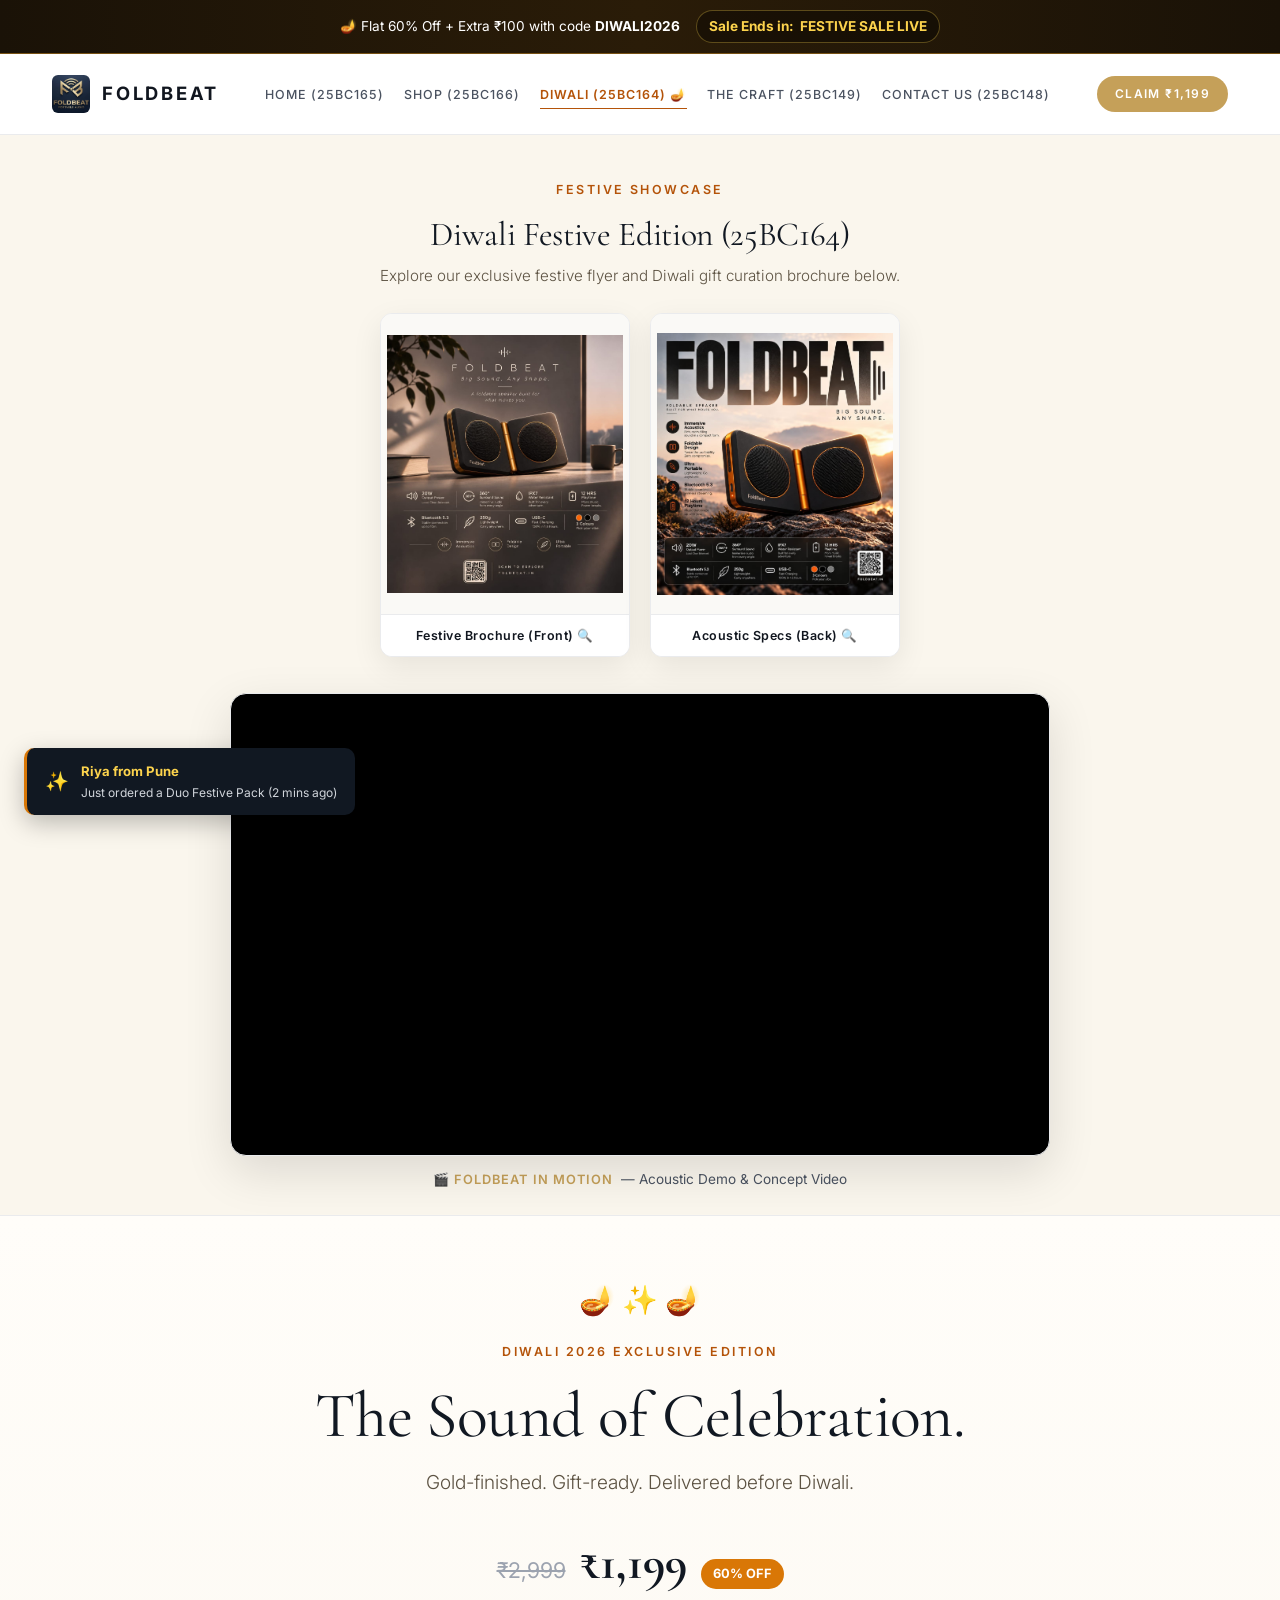
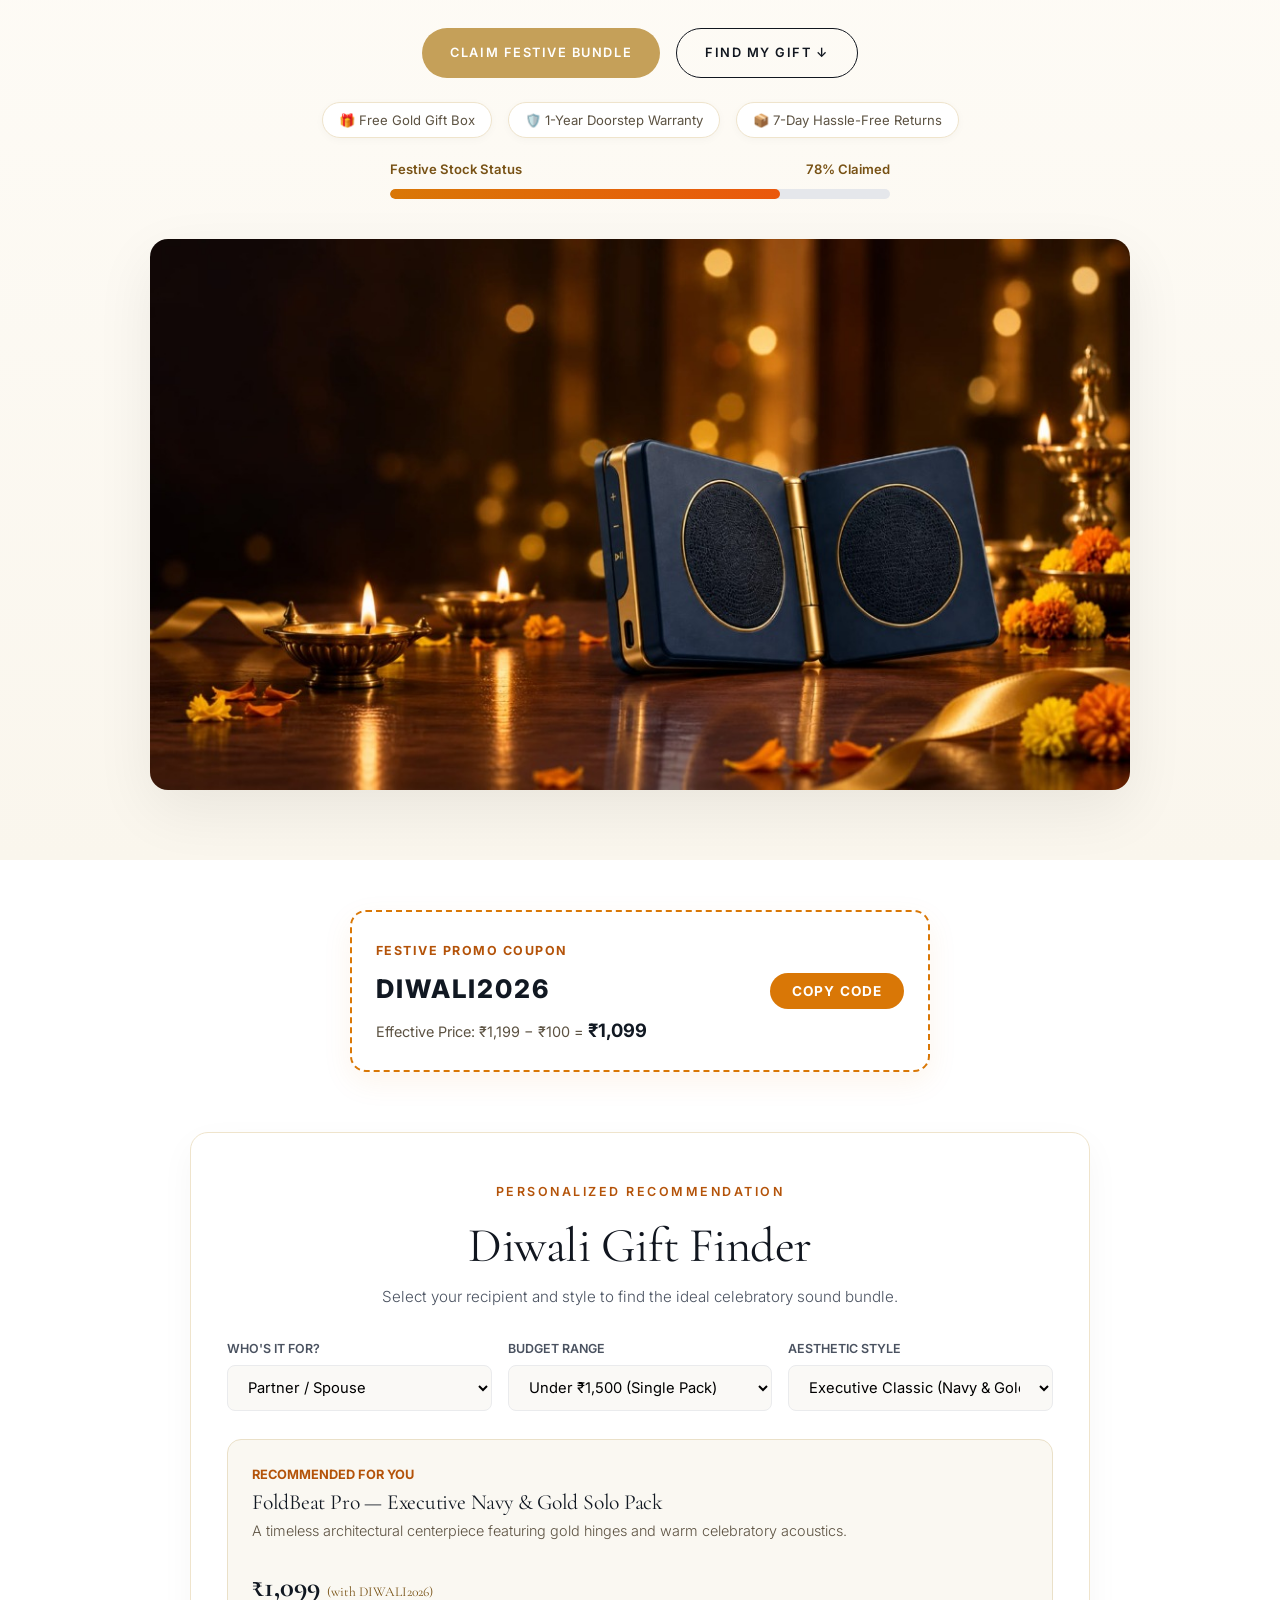
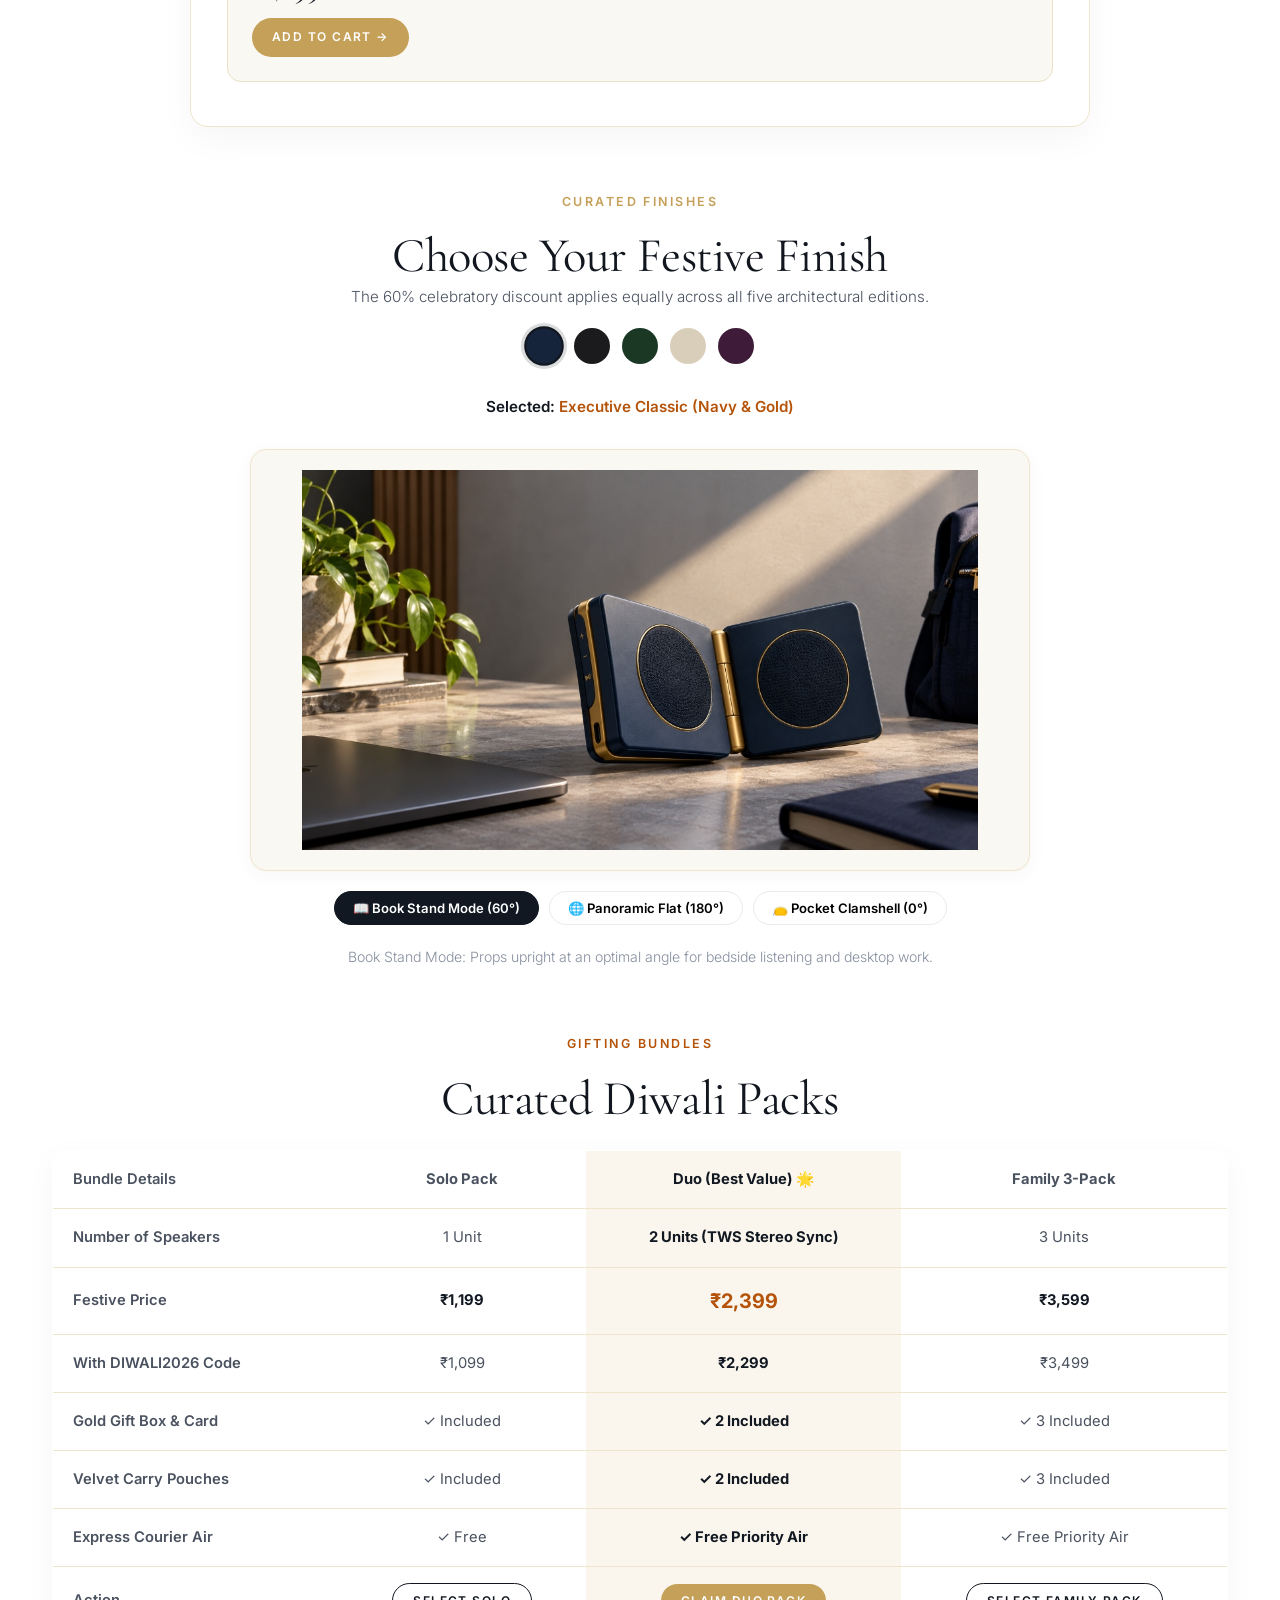
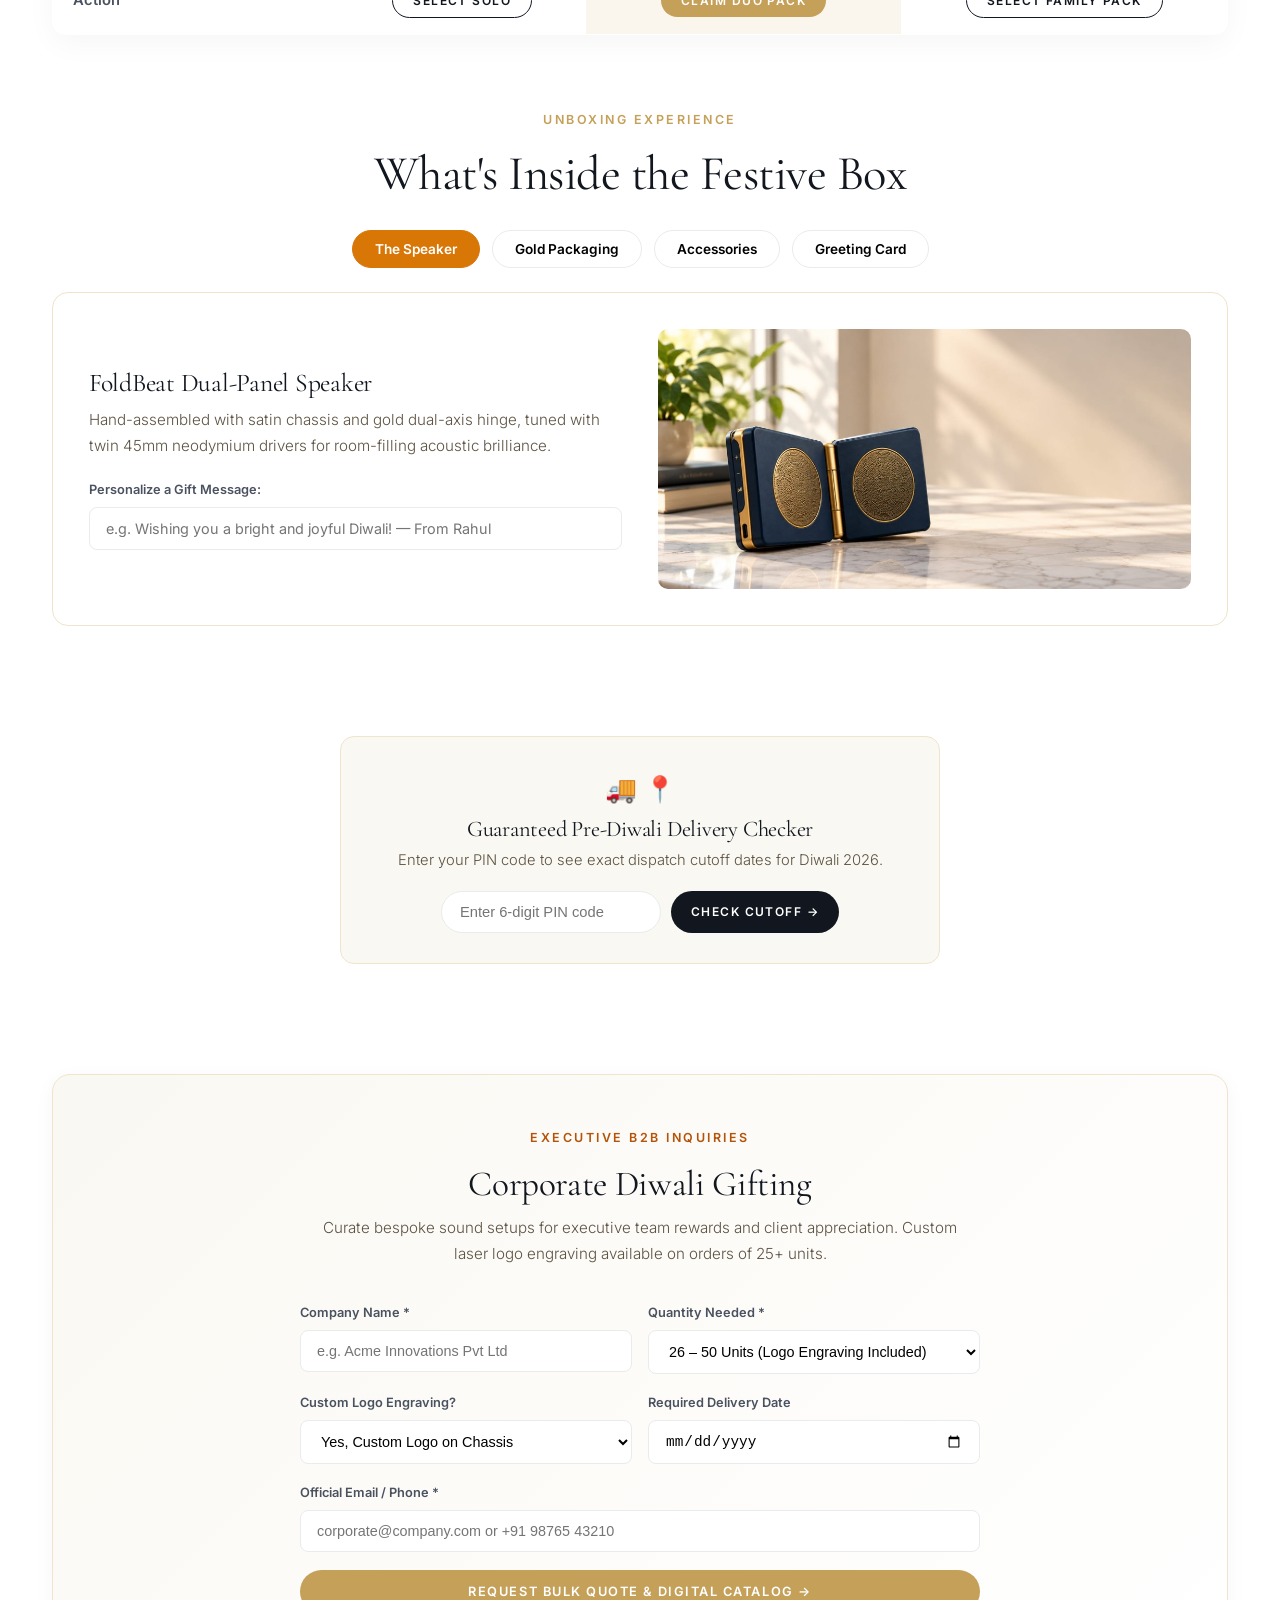
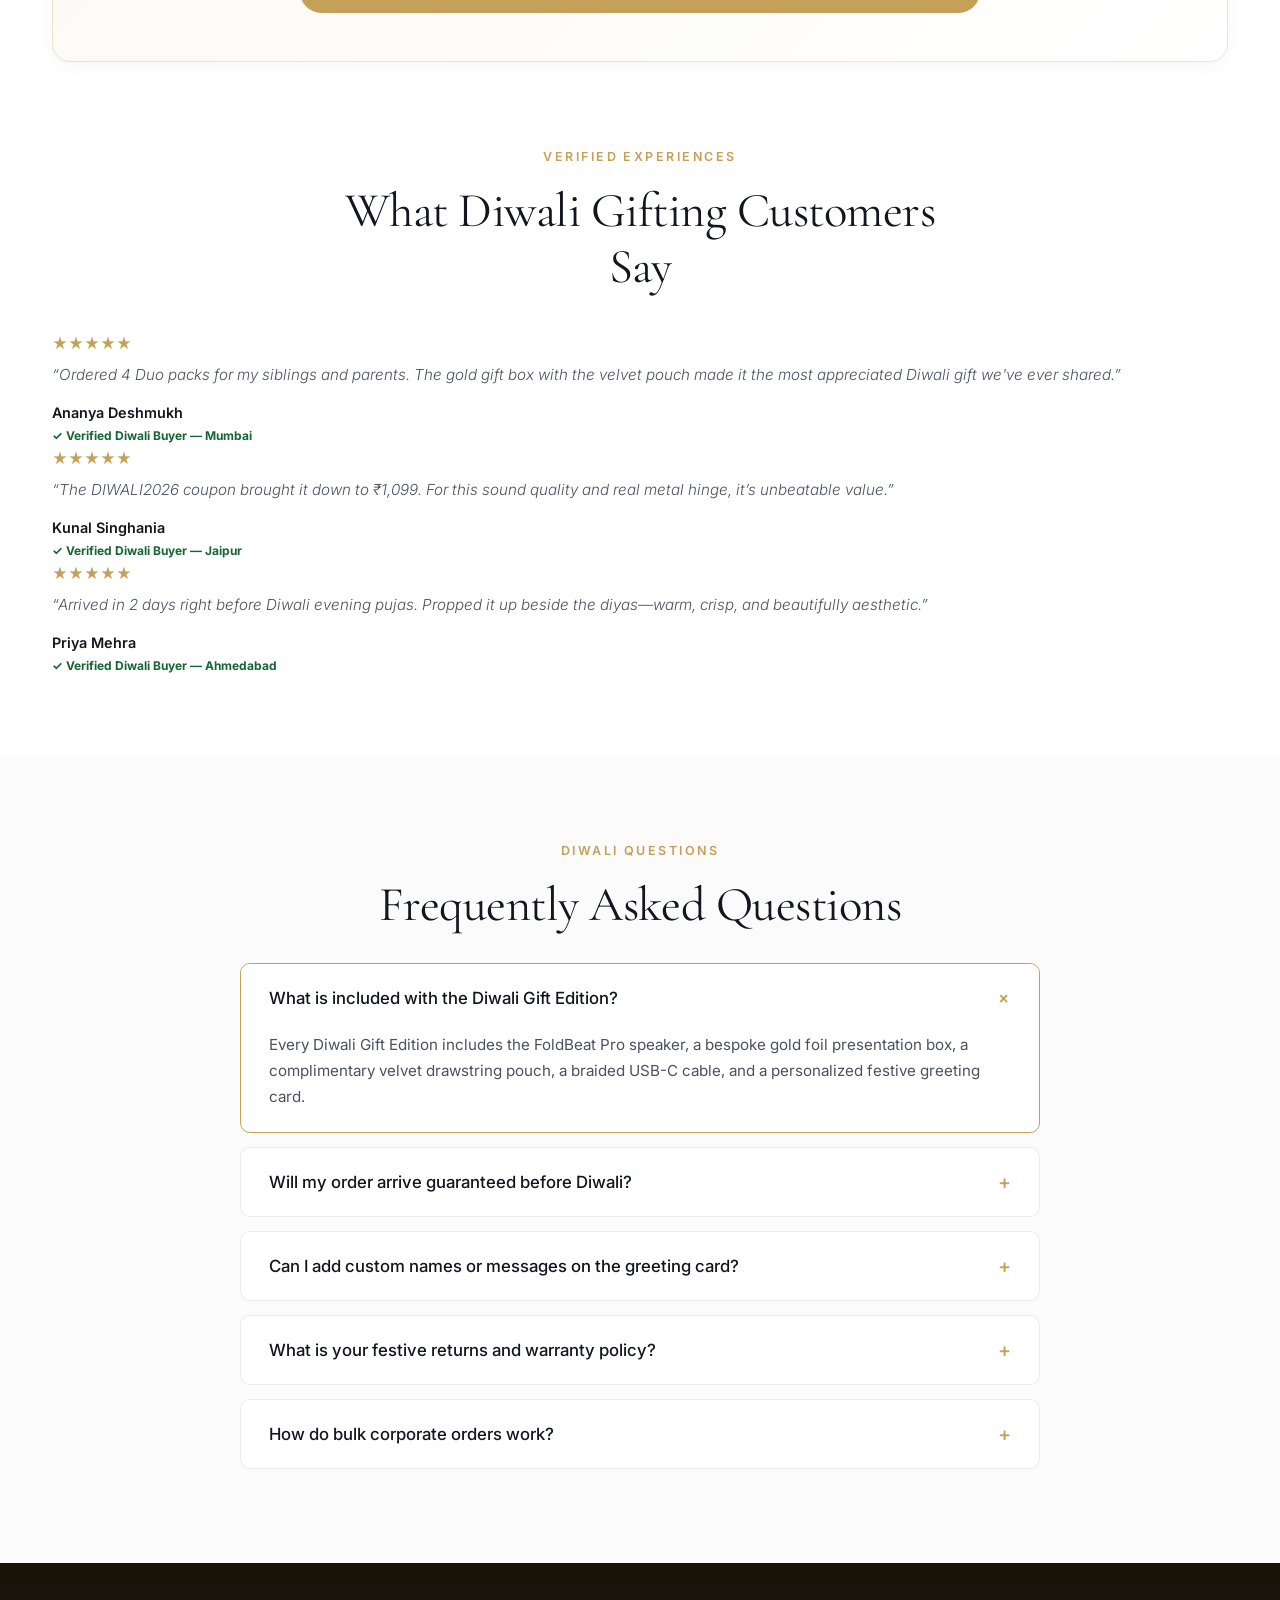
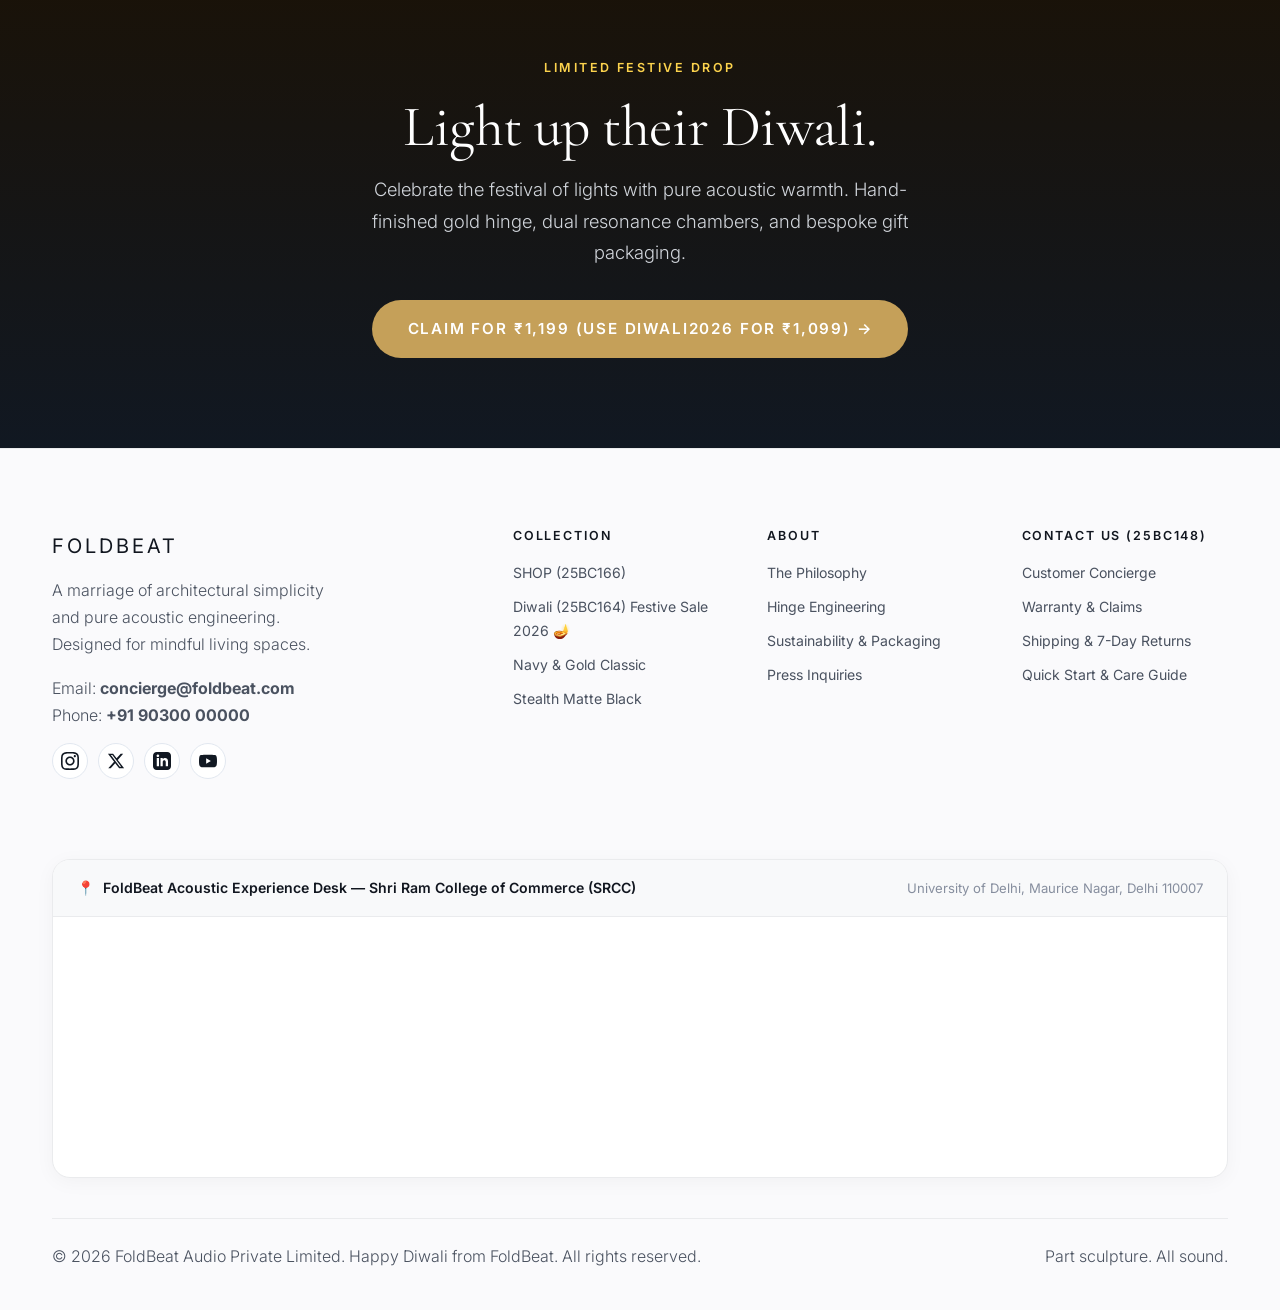
<file: diwali-sale.html>
<!DOCTYPE html>
<html lang="en">
<head>
  <meta charset="UTF-8">
  <meta name="viewport" content="width=device-width, initial-scale=1.0">
  <title>Diwali (25BC164) Festive Sale 2026 🪔 | FoldBeat Sculptural Audio</title>
  
  <meta name="description" content="Diwali Festive Sale 2026: Flat 60% Off + Extra ₹100 with code DIWALI2026. Gold-finished, gift-ready, guaranteed delivery before Diwali.">
  <link rel="stylesheet" href="css/styles.css">

  <style>
    /* Scoped Diwali Festive 2026 Styles */
    :root {
      --festive-gold: #D97706;
      --festive-gold-dark: #B45309;
      --festive-bg: #FAF6ED;
      --festive-marigold: #EA580C;
    }

    /* 1. Sticky Announcement Bar + Countdown */
    .diwali-sticky-bar {
      position: sticky;
      top: 0;
      z-index: 1001;
      background: linear-gradient(90deg, #1A1207 0%, #2A1C08 50%, #1A1207 100%);
      color: #FFFFFF;
      padding: 10px 16px;
      display: flex;
      justify-content: center;
      align-items: center;
      flex-wrap: wrap;
      gap: 16px;
      font-size: 0.85rem;
      border-bottom: 1px solid #785215;
    }
    .diwali-countdown-timer {
      display: inline-flex;
      align-items: center;
      gap: 6px;
      font-family: var(--font-sans);
      font-weight: 700;
      color: #FCD34D;
      background: rgba(0, 0, 0, 0.35);
      padding: 4px 12px;
      border-radius: 9999px;
      border: 1px solid rgba(252, 211, 77, 0.3);
    }

    /* 2. Diwali Hero Polish */
    .diwali-hero-v2 {
      padding: 60px 0 70px;
      background: linear-gradient(180deg, #FFFDF9 0%, #FAF6ED 100%);
      text-align: center;
    }
    .diwali-chips-row {
      display: flex;
      justify-content: center;
      gap: 16px;
      margin-top: 24px;
      flex-wrap: wrap;
    }
    .diwali-chip {
      background: #FFFFFF;
      border: 1px solid #EFE4CC;
      border-radius: 9999px;
      padding: 6px 16px;
      font-size: 0.82rem;
      color: #5C5242;
      box-shadow: 0 2px 8px rgba(0, 0, 0, 0.03);
    }

    /* 3. Interactive Coupon Card */
    .coupon-showcase-box {
      max-width: 580px;
      margin: 40px auto 0;
      background: #FFFFFF;
      border: 2px dashed #D97706;
      border-radius: 16px;
      padding: 24px;
      box-shadow: 0 10px 30px rgba(217, 119, 6, 0.08);
      display: flex;
      justify-content: space-between;
      align-items: center;
      gap: 20px;
      flex-wrap: wrap;
    }
    .copy-btn {
      background: #D97706;
      color: #FFFFFF;
      font-weight: 700;
      font-size: 0.85rem;
      padding: 10px 22px;
      border-radius: 9999px;
      border: none;
      cursor: pointer;
      transition: all 0.2s ease;
      text-transform: uppercase;
      letter-spacing: 0.08em;
    }
    .copy-btn:hover {
      background: #B45309;
      transform: translateY(-2px);
    }

    /* 4. Gift Finder Widget */
    .gift-finder-section {
      background: #FFFFFF;
      border: 1px solid #EFE4CC;
      border-radius: 18px;
      padding: 44px 36px;
      max-width: 900px;
      margin: 60px auto;
      box-shadow: 0 12px 35px rgba(0, 0, 0, 0.04);
      text-align: center;
    }
    .gift-finder-controls {
      display: grid;
      grid-template-columns: repeat(3, 1fr);
      gap: 16px;
      margin: 28px 0;
      text-align: left;
    }
    .finder-select {
      width: 100%;
      padding: 12px 16px;
      border: 1px solid var(--border-light);
      border-radius: 8px;
      font-family: inherit;
      font-size: 0.92rem;
      background: #FAF9F6;
      outline: none;
    }
    .finder-select:focus {
      border-color: #D97706;
    }
    .finder-recommendation-card {
      background: #FAF8F2;
      border: 1px solid #EAE0C8;
      border-radius: 14px;
      padding: 24px;
      display: flex;
      justify-content: space-between;
      align-items: center;
      gap: 20px;
      text-align: left;
      flex-wrap: wrap;
      margin-top: 10px;
    }

    /* 5. Diwali Finish & Posture Gallery */
    .posture-toggle-row {
      display: flex;
      justify-content: center;
      gap: 10px;
      margin: 20px 0;
    }
    .posture-btn {
      padding: 8px 18px;
      border-radius: 9999px;
      border: 1px solid var(--border-light);
      background: #FFFFFF;
      font-size: 0.82rem;
      font-weight: 600;
      cursor: pointer;
      transition: all 0.2s ease;
    }
    .posture-btn.active {
      background: #111822;
      color: #FFFFFF;
      border-color: #111822;
    }

    /* 6. Bundle Comparison Table */
    .bundle-table {
      width: 100%;
      border-collapse: collapse;
      margin-top: 24px;
      background: #FFFFFF;
      border-radius: 14px;
      overflow: hidden;
      box-shadow: 0 8px 30px rgba(0, 0, 0, 0.04);
      border: 1px solid #EFE4CC;
    }
    .bundle-table th, .bundle-table td {
      padding: 16px 20px;
      text-align: center;
      border-bottom: 1px solid #EFE4CC;
      font-size: 0.92rem;
    }
    .bundle-table th:first-child, .bundle-table td:first-child {
      text-align: left;
      font-weight: 600;
    }
    .bundle-table th.highlight, .bundle-table td.highlight {
      background: #FAF6ED;
      font-weight: 700;
      color: #111822;
    }

    /* 7. What's in the Box Tabs */
    .box-tabs-header {
      display: flex;
      justify-content: center;
      gap: 12px;
      margin-bottom: 24px;
      flex-wrap: wrap;
    }
    .box-tab-btn {
      padding: 10px 22px;
      border-radius: 9999px;
      border: 1px solid var(--border-light);
      background: #FFFFFF;
      font-size: 0.85rem;
      font-weight: 600;
      cursor: pointer;
      transition: all 0.2s ease;
    }
    .box-tab-btn.active {
      background: #D97706;
      color: #FFFFFF;
      border-color: #D97706;
    }
    .box-tab-content {
      background: #FFFFFF;
      border: 1px solid #EFE4CC;
      border-radius: 16px;
      padding: 36px;
      display: grid;
      grid-template-columns: 1fr 1fr;
      gap: 36px;
      align-items: center;
    }
    .box-tab-content img {
      width: 100%;
      height: 260px;
      object-fit: cover;
      border-radius: 10px;
    }

    /* 8. Delivery Cutoff Checker */
    .cutoff-box {
      max-width: 600px;
      margin: 40px auto;
      background: #FAF8F2;
      border: 1px solid #EFE4CC;
      border-radius: 14px;
      padding: 30px 24px;
      text-align: center;
    }
    .cutoff-form {
      display: flex;
      gap: 10px;
      justify-content: center;
      margin-top: 18px;
      flex-wrap: wrap;
    }
    .cutoff-input {
      padding: 12px 18px;
      border: 1px solid var(--border-light);
      border-radius: 9999px;
      font-size: 0.92rem;
      outline: none;
      width: 220px;
    }

    /* 9. Stock Bar */
    .stock-meter-wrap {
      max-width: 500px;
      margin: 20px auto 0;
      text-align: left;
    }
    .stock-meter-bar {
      height: 10px;
      background: #E5E7EB;
      border-radius: 9999px;
      overflow: hidden;
      margin-top: 8px;
    }
    .stock-meter-fill {
      width: 78%;
      height: 100%;
      background: linear-gradient(90deg, #D97706 0%, #EA580C 100%);
      border-radius: 9999px;
    }

    /* Live Toast */
    .live-order-toast {
      position: fixed;
      bottom: 85px;
      left: 24px;
      z-index: 999;
      background: #111822;
      color: #FFFFFF;
      padding: 12px 18px;
      border-radius: 10px;
      font-size: 0.82rem;
      box-shadow: 0 8px 24px rgba(0,0,0,0.25);
      border-left: 3px solid #D97706;
      display: flex;
      align-items: center;
      gap: 12px;
      transition: opacity 0.3s ease, transform 0.3s ease;
    }

    /* 13. Sticky Mobile Buy Bar */
    .mobile-sticky-buy-bar {
      display: none;
      position: fixed;
      bottom: 0;
      left: 0;
      right: 0;
      background: rgba(255, 255, 255, 0.96);
      backdrop-filter: blur(10px);
      border-top: 1px solid var(--border-light);
      padding: 12px 20px;
      z-index: 1000;
      justify-content: space-between;
      align-items: center;
      box-shadow: 0 -4px 20px rgba(0, 0, 0, 0.08);
    }

    @media (max-width: 768px) {
      .gift-finder-controls {
        grid-template-columns: 1fr;
      }
      .box-tab-content {
        grid-template-columns: 1fr;
        padding: 20px;
      }
      .mobile-sticky-buy-bar {
        display: flex;
      }
      .live-order-toast {
        bottom: 75px;
        left: 12px;
        right: 12px;
      }
    }
  
/* Scoped Footer Social Media Icons & Map */
.footer-social-row {
  display: flex !important;
  flex-direction: row !important;
  align-items: center !important;
  gap: 10px !important;
  margin-top: 14px !important;
  margin-bottom: 20px !important;
}
.footer-social-row .social-icon-btn {
  width: 36px !important;
  height: 36px !important;
  min-width: 36px !important;
  max-width: 36px !important;
  min-height: 36px !important;
  max-height: 36px !important;
  border-radius: 50% !important;
  background: #FFFFFF !important;
  border: 1px solid #E2E8F0 !important;
  display: inline-flex !important;
  align-items: center !important;
  justify-content: center !important;
  color: #111822 !important;
  padding: 8px !important;
  box-sizing: border-box !important;
  transition: all 0.25s ease !important;
}
.footer-social-row .social-icon-btn:hover {
  background: #111822 !important;
  color: #FFFFFF !important;
  border-color: #111822 !important;
  transform: translateY(-2px) !important;
}
.footer-social-row .social-icon-btn svg {
  width: 18px !important;
  height: 18px !important;
  max-width: 18px !important;
  max-height: 18px !important;
  min-width: 18px !important;
  min-height: 18px !important;
  display: block !important;
  fill: currentColor !important;
}


/* Force header and nav to single line */
.pantheone-header__inner {
  display: flex !important;
  align-items: center !important;
  justify-content: space-between !important;
  flex-wrap: nowrap !important;
  gap: 16px !important;
}
.pantheone-nav {
  display: flex !important;
  align-items: center !important;
  flex-wrap: nowrap !important;
  gap: 20px !important;
}
.pantheone-nav a {
  font-size: 0.78rem !important;
  letter-spacing: 0.08em !important;
  white-space: nowrap !important;
}
.header-actions {
  flex-shrink: 0 !important;
}
.header-actions .btn-pantheone {
  white-space: nowrap !important;
  padding: 8px 18px !important;
}


/* Small & Side-by-Side Pamphlet Cards for Diwali */
.brochure-container {
  display: flex !important;
  justify-content: center !important;
  align-items: center !important;
  gap: 20px !important;
  max-width: 540px !important;
  margin: 0 auto !important;
}
.brochure-card {
  flex: 1 !important;
  max-width: 250px !important;
  background: #FFFFFF !important;
  border-radius: 12px !important;
  overflow: hidden !important;
  border: 1px solid var(--border-light) !important;
  box-shadow: 0 10px 30px rgba(0, 0, 0, 0.08) !important;
  transition: transform 0.25s ease, box-shadow 0.25s ease !important;
  text-align: center !important;
}
.brochure-card:hover {
  transform: translateY(-4px) !important;
  box-shadow: 0 16px 40px rgba(0, 0, 0, 0.14) !important;
  border-color: var(--accent-gold) !important;
}
.brochure-card img {
  width: 100% !important;
  height: 300px !important;
  object-fit: contain !important;
  display: block !important;
  background: #FAF9F6 !important;
  padding: 6px !important;
}
.brochure-badge {
  background: #FFFFFF !important;
  padding: 10px 14px !important;
  font-size: 0.78rem !important;
  font-weight: 600 !important;
  color: var(--text-primary) !important;
  border-top: 1px solid var(--border-light) !important;
  letter-spacing: 0.04em !important;
}
@media (max-width: 600px) {
  .brochure-container {
    flex-direction: row !important;
    gap: 12px !important;
  }
  .brochure-card img {
    height: 190px !important;
  }
}

</style>
</head>
<body>

  <!-- 1. Sticky Announcement Bar + Countdown Timer -->
  <div class="diwali-sticky-bar">
    <span>🪔 Flat 60% Off + Extra ₹100 with code <strong>DIWALI2026</strong></span>
    <div class="diwali-countdown-timer">
      <span>Sale Ends in:</span>
      <span id="diwali-timer">05d : 14h : 32m : 18s</span>
    </div>
  </div>

  <!-- Minimalist Header -->
  <header class="pantheone-header">
    <div class="container pantheone-header__inner">
      <a href="index.html" class="brand-emblem-wrap">
        <img src="images/foldbeat-logo-badge.jpg" alt="FoldBeat Emblem">
        <span class="brand-title">FoldBeat</span>
      </a>

      <nav class="pantheone-nav">
        <a href="index.html">HOME (25BC165)</a>
        <a href="shop.html">SHOP (25BC166)</a>
        <a href="diwali-sale.html" class="active nav-diwali-tag">Diwali (25BC164) 🪔</a>
        <a href="story.html">The Craft (25BC149)</a>
        <a href="contact.html">Contact us (25BC148)</a>
      </nav>

      <div class="header-actions">
        <a href="#claim" class="btn-pantheone btn-gold btn-sm">Claim ₹1,199</a>
      </div>
    </div>
  </header>

  <main>

    <!-- Starting Pamphlet / Flyer Showcase (Diwali 25BC164) -->
    <section style="background: var(--festive-bg); padding: 40px 0 24px; border-bottom: 1px solid var(--border-light); text-align: center;">
      <div class="container">
        <span class="editorial-sub" style="color: #B45309;">Festive Showcase</span>
        <h2 style="font-size: 2.1rem; margin-bottom: 8px; color: #111822;">Diwali Festive Edition (25BC164)</h2>
        <p style="color: #5C5242; max-width: 580px; margin: 0 auto 24px; font-size: 0.95rem;">
          Explore our exclusive festive flyer and Diwali gift curation brochure below.
        </p>

        <!-- Compact Side-by-Side Pamphlet Cards -->
        <div class="brochure-container">
          <div class="brochure-card">
            <a href="images/daniyal-1.jpeg" target="_blank" title="Click to view full brochure">
              <img src="images/daniyal-1.jpeg" alt="Diwali Festive Flyer Front (25BC164)">
            </a>
            <div class="brochure-badge">Festive Brochure (Front) 🔍</div>
          </div>

          <div class="brochure-card">
            <a href="images/daniyal-2.jpeg" target="_blank" title="Click to view full brochure">
              <img src="images/daniyal-2.jpeg" alt="Diwali Festive Specs Back (25BC164)">
            </a>
            <div class="brochure-badge">Acoustic Specs (Back) 🔍</div>
          </div>
        </div>

        <!-- Video Showcase Section -->
        <div class="home-video-wrapper" style="max-width: 820px; margin: 36px auto 0;">
          <div style="position: relative; width: 100%; padding-top: 56.25%; border-radius: 16px; overflow: hidden; box-shadow: 0 16px 48px rgba(0, 0, 0, 0.12); border: 1px solid var(--border-light); background: #000000;">
            <iframe 
              src="https://drive.google.com/file/d/1m2CRYtTTmMOgORzGthVFdzrBPZAv3Eev/preview" 
              style="position: absolute; top: 0; left: 0; width: 100%; height: 100%; border: none;" 
              allow="autoplay; encrypted-media; fullscreen" 
              allowfullscreen 
              title="FoldBeat Official Product Video">
            </iframe>
          </div>
          <div style="margin-top: 12px; display: flex; justify-content: center; align-items: center; gap: 8px;">
            <span style="font-size: 0.8rem; font-weight: 600; text-transform: uppercase; letter-spacing: 0.08em; color: var(--accent-gold);">🎬 FoldBeat in Motion</span>
            <span style="color: var(--text-secondary); font-size: 0.85rem;">— Acoustic Demo & Concept Video</span>
          </div>
        </div>
      </div>
    </section>


    <!-- 2. Hero Section -->
    <section class="diwali-hero-v2">
      <div class="container">
        <div style="font-size: 1.8rem; margin-bottom: 12px;">🪔 ✨ 🪔</div>
        <span class="editorial-sub" style="color: #B45309;">Diwali 2026 Exclusive Edition</span>
        <h1 style="font-size: clamp(2.6rem, 5vw, 4.4rem); margin-bottom: 14px; color: #111822;">
          The Sound of Celebration.
        </h1>
        <p style="font-size: 1.2rem; color: #5C5242; max-width: 680px; margin: 0 auto 24px; font-weight: 300;">
          Gold-finished. Gift-ready. Delivered before Diwali.
        </p>

        <!-- Pricing Badge -->
        <div style="display: flex; justify-content: center; align-items: baseline; gap: 14px; margin-bottom: 24px;">
          <span style="font-size: 1.35rem; color: #9CA3AF; text-decoration: line-through;">₹2,999</span>
          <span style="font-family: var(--font-serif); font-size: 3rem; font-weight: 700; color: #111822;">₹1,199</span>
          <span style="background: #D97706; color: #FFFFFF; font-size: 0.8rem; font-weight: 700; padding: 4px 12px; border-radius: 9999px;">60% OFF</span>
        </div>

        <div style="display: flex; justify-content: center; gap: 16px; flex-wrap: wrap;">
          <a href="#claim" class="btn-pantheone btn-gold">Claim Festive Bundle</a>
          <a href="#gift-finder" class="btn-pantheone btn-outline">Find My Gift ↓</a>
        </div>

        <!-- Trust Chips -->
        <div class="diwali-chips-row">
          <div class="diwali-chip">🎁 Free Gold Gift Box</div>
          <div class="diwali-chip">🛡️ 1-Year Doorstep Warranty</div>
          <div class="diwali-chip">📦 7-Day Hassle-Free Returns</div>
        </div>

        <!-- Stock Meter -->
        <div class="stock-meter-wrap">
          <div style="display: flex; justify-content: space-between; font-size: 0.82rem; font-weight: 600; color: #785215;">
            <span>Festive Stock Status</span>
            <span>78% Claimed</span>
          </div>
          <div class="stock-meter-bar">
            <div class="stock-meter-fill"></div>
          </div>
        </div>

        <!-- Festive Diya Hero Photo -->
        <div class="hero-photo-frame" style="max-width: 980px; margin: 40px auto 0;">
          <img src="images/foldbeat-diwali-diyas.jpg" alt="FoldBeat speaker with brass diyas and marigold flowers for Diwali 2026">
        </div>

      </div>
    </section>

    <!-- 3. Coupon Card with One-Tap Copy -->
    <section class="container" style="padding-top: 10px;">
      <div class="coupon-showcase-box">
        <div style="text-align: left;">
          <span style="font-size: 0.78rem; text-transform: uppercase; letter-spacing: 0.12em; color: #B45309; font-weight: 700;">Festive Promo Coupon</span>
          <div style="font-family: var(--font-sans); font-size: 1.6rem; font-weight: 800; color: #111822; letter-spacing: 0.08em; margin: 4px 0;">
            DIWALI2026
          </div>
          <div style="font-size: 0.9rem; color: #5C5242;">
            Effective Price: ₹1,199 − ₹100 = <strong style="color: #111822; font-size: 1.15rem;">₹1,099</strong>
          </div>
        </div>

        <button type="button" class="copy-btn" id="copy-coupon-btn" onclick="copyCouponCode()">
          Copy Code
        </button>
      </div>
    </section>

    <!-- 4. Interactive Gift Finder Widget -->
    <section id="gift-finder" class="container">
      <div class="gift-finder-section">
        <span class="editorial-sub" style="color: #B45309;">Personalized Recommendation</span>
        <h2 style="margin-bottom: 10px;">Diwali Gift Finder</h2>
        <p style="color: var(--text-secondary); max-width: 580px; margin: 0 auto; font-size: 0.95rem;">
          Select your recipient and style to find the ideal celebratory sound bundle.
        </p>

        <div class="gift-finder-controls">
          <div>
            <label style="font-size: 0.78rem; font-weight: 600; text-transform: uppercase; display: block; margin-bottom: 6px;">Who's it for?</label>
            <select id="finder-recipient" class="finder-select" onchange="updateGiftRecommendation()">
              <option value="Parents">Parents & Elders</option>
              <option value="Partner" selected>Partner / Spouse</option>
              <option value="Friend">Close Friend</option>
              <option value="Colleague">Colleague / Team</option>
              <option value="Myself">Myself</option>
            </select>
          </div>

          <div>
            <label style="font-size: 0.78rem; font-weight: 600; text-transform: uppercase; display: block; margin-bottom: 6px;">Budget Range</label>
            <select id="finder-budget" class="finder-select" onchange="updateGiftRecommendation()">
              <option value="under1500" selected>Under ₹1,500 (Single Pack)</option>
              <option value="1500-3000">₹1,500 – ₹3,000 (Duo Bundle)</option>
              <option value="3000+">₹3,000+ (Family 3-Pack)</option>
            </select>
          </div>

          <div>
            <label style="font-size: 0.78rem; font-weight: 600; text-transform: uppercase; display: block; margin-bottom: 6px;">Aesthetic Style</label>
            <select id="finder-style" class="finder-select" onchange="updateGiftRecommendation()">
              <option value="Classic" selected>Executive Classic (Navy & Gold)</option>
              <option value="Bold">Bold Avant-Garde (Plum / Green)</option>
              <option value="Minimal">Modern Minimalist (Champagne / Black)</option>
            </select>
          </div>
        </div>

        <!-- Output Recommendation Card -->
        <div class="finder-recommendation-card" id="finder-result-box">
          <div>
            <div style="font-size: 0.8rem; font-weight: 700; color: #B45309; text-transform: uppercase;" id="rec-tag">Recommended for You</div>
            <h3 style="font-size: 1.35rem; color: #111822; margin: 4px 0;" id="rec-title">FoldBeat Pro — Executive Navy & Gold Solo Pack</h3>
            <p style="font-size: 0.9rem; color: #5C5242; margin: 0;" id="rec-desc">A timeless architectural centerpiece featuring gold hinges and warm celebratory acoustics.</p>
          </div>
          <div>
            <div style="font-family: var(--font-serif); font-size: 1.8rem; font-weight: 700; color: #111822;" id="rec-price">₹1,099 <span style="font-size: 0.85rem; font-weight: 400; color: #785215;">(with DIWALI2026)</span></div>
            <a href="#claim" class="btn-pantheone btn-gold btn-sm" style="margin-top: 6px;">Add to Cart →</a>
          </div>
        </div>
      </div>
    </section>

    <!-- 5. Colour Picker + Gallery + 3 Postures -->
    <section class="container" style="padding-bottom: 60px;">
      <div style="text-align: center; max-width: 680px; margin: 0 auto 30px;">
        <span class="editorial-sub">Curated Finishes</span>
        <h2>Choose Your Festive Finish</h2>
        <p style="color: var(--text-secondary); font-size: 0.95rem;">
          The 60% celebratory discount applies equally across all five architectural editions.
        </p>

        <!-- Finish Swatches -->
        <div class="finish-swatches-row" style="justify-content: center; margin-top: 18px;">
          <button type="button" class="finish-dot f-navy active" data-diwali-finish="navy-gold" data-name="Executive Classic (Navy & Gold)" title="Navy & Gold"></button>
          <button type="button" class="finish-dot f-black" data-diwali-finish="matte-black" data-name="Stealth Edition (Matte Black)" title="Matte Black"></button>
          <button type="button" class="finish-dot f-green" data-diwali-finish="forest-green" data-name="Earth Luxury (Forest Green)" title="Forest Green"></button>
          <button type="button" class="finish-dot f-champagne" data-diwali-finish="champagne-silver" data-name="Modern Minimalist (Champagne Silver)" title="Champagne Silver"></button>
          <button type="button" class="finish-dot f-plum" data-diwali-finish="plum-silver" data-name="Bold Avant-Garde (Plum Velvet)" title="Plum Velvet"></button>
        </div>

        <div style="font-size: 0.95rem; font-weight: 600; color: var(--text-primary); margin-top: 10px;">
          Selected: <span id="diwali-selected-name" style="color: #B45309;">Executive Classic (Navy & Gold)</span>
        </div>
      </div>

      <!-- Gallery Stage + Posture Switcher -->
      <div style="max-width: 780px; margin: 0 auto; text-align: center;">
        <div style="border-radius: 16px; overflow: hidden; border: 1px solid #EFE4CC; background: #FAF8F2; box-shadow: var(--shadow-subtle);">
          <img id="diwali-main-img" src="images/foldbeat-speaker-hero.jpg" alt="FoldBeat Speaker in Navy and Gold" style="width: 100%; height: 420px; object-fit: contain; display: block; padding: 20px;">
        </div>

        <!-- 3-Mode Posture Toggle -->
        <div class="posture-toggle-row">
          <button type="button" class="posture-btn active" onclick="setPosture('book')">📖 Book Stand Mode (60°)</button>
          <button type="button" class="posture-btn" onclick="setPosture('flat')">🌐 Panoramic Flat (180°)</button>
          <button type="button" class="posture-btn" onclick="setPosture('pocket')">👝 Pocket Clamshell (0°)</button>
        </div>
        <p id="posture-caption" style="font-size: 0.88rem; color: var(--text-muted);">
          Book Stand Mode: Props upright at an optimal angle for bedside listening and desktop work.
        </p>
      </div>
    </section>

    <!-- 6. Bundle Comparison Table -->
    <section id="claim" class="container" style="padding-bottom: 70px;">
      <div style="text-align: center; max-width: 600px; margin: 0 auto;">
        <span class="editorial-sub" style="color: #B45309;">Gifting Bundles</span>
        <h2>Curated Diwali Packs</h2>
      </div>

      <table class="bundle-table">
        <thead>
          <tr>
            <th>Bundle Details</th>
            <th>Solo Pack</th>
            <th class="highlight">Duo (Best Value) 🌟</th>
            <th>Family 3-Pack</th>
          </tr>
        </thead>
        <tbody>
          <tr>
            <td>Number of Speakers</td>
            <td>1 Unit</td>
            <td class="highlight">2 Units (TWS Stereo Sync)</td>
            <td>3 Units</td>
          </tr>
          <tr>
            <td>Festive Price</td>
            <td style="font-weight: 700; color: #111822;">₹1,199</td>
            <td class="highlight" style="font-size: 1.25rem; color: #B45309;">₹2,399</td>
            <td style="font-weight: 700; color: #111822;">₹3,599</td>
          </tr>
          <tr>
            <td>With DIWALI2026 Code</td>
            <td>₹1,099</td>
            <td class="highlight">₹2,299</td>
            <td>₹3,499</td>
          </tr>
          <tr>
            <td>Gold Gift Box & Card</td>
            <td>✓ Included</td>
            <td class="highlight">✓ 2 Included</td>
            <td>✓ 3 Included</td>
          </tr>
          <tr>
            <td>Velvet Carry Pouches</td>
            <td>✓ Included</td>
            <td class="highlight">✓ 2 Included</td>
            <td>✓ 3 Included</td>
          </tr>
          <tr>
            <td>Express Courier Air</td>
            <td>✓ Free</td>
            <td class="highlight">✓ Free Priority Air</td>
            <td>✓ Free Priority Air</td>
          </tr>
          <tr>
            <td>Action</td>
            <td>
              <button class="btn-pantheone btn-outline btn-sm" onclick="alert('Solo Pack added at ₹1,199 (Use DIWALI2026 for ₹1,099)!');">Select Solo</button>
            </td>
            <td class="highlight">
              <button class="btn-pantheone btn-gold btn-sm" onclick="alert('Duo Pack added at ₹2,399! Complimentary gift boxes included.');">Claim Duo Pack</button>
            </td>
            <td>
              <button class="btn-pantheone btn-outline btn-sm" onclick="alert('Family 3-Pack added at ₹3,599!');">Select Family Pack</button>
            </td>
          </tr>
        </tbody>
      </table>
    </section>

    <!-- 7. What's in the Box (Tabs) -->
    <section class="container" style="padding-bottom: 70px;">
      <div style="text-align: center; max-width: 600px; margin: 0 auto 28px;">
        <span class="editorial-sub">Unboxing Experience</span>
        <h2>What's Inside the Festive Box</h2>
      </div>

      <div class="box-tabs-header">
        <button class="box-tab-btn active" onclick="switchBoxTab('speaker')">The Speaker</button>
        <button class="box-tab-btn" onclick="switchBoxTab('packaging')">Gold Packaging</button>
        <button class="box-tab-btn" onclick="switchBoxTab('accessories')">Accessories</button>
        <button class="box-tab-btn" onclick="switchBoxTab('card')">Greeting Card</button>
      </div>

      <div class="box-tab-content" id="box-tab-content">
        <div>
          <h3 id="tab-title" style="font-size: 1.6rem; margin-bottom: 10px;">FoldBeat Dual-Panel Speaker</h3>
          <p id="tab-desc" style="font-size: 0.95rem; color: #5C5242; line-height: 1.7; margin-bottom: 20px;">
            Hand-assembled with satin chassis and gold dual-axis hinge, tuned with twin 45mm neodymium drivers for room-filling acoustic brilliance.
          </p>
          <div>
            <label style="font-size: 0.8rem; font-weight: 600; display: block; margin-bottom: 6px;">Personalize a Gift Message:</label>
            <input type="text" id="gift-card-msg" placeholder="e.g. Wishing you a bright and joyful Diwali! — From Rahul" style="width: 100%; padding: 12px 16px; border: 1px solid var(--border-light); border-radius: 8px; font-family: inherit; font-size: 0.9rem; outline: none;">
          </div>
        </div>
        <div>
          <img id="tab-img" src="images/foldbeat-marble-sunlight.jpg" alt="FoldBeat inside box">
        </div>
      </div>
    </section>

    <!-- 8. Delivery Cutoff Checker -->
    <section class="container" style="padding-bottom: 70px;">
      <div class="cutoff-box">
        <div style="font-size: 1.6rem; color: #D97706; margin-bottom: 6px;">🚚 📍</div>
        <h3 style="font-size: 1.4rem; margin-bottom: 6px;">Guaranteed Pre-Diwali Delivery Checker</h3>
        <p style="font-size: 0.92rem; color: #5C5242;">Enter your PIN code to see exact dispatch cutoff dates for Diwali 2026.</p>

        <form class="cutoff-form" onsubmit="event.preventDefault(); checkDeliveryCutoff();">
          <input type="text" id="cutoff-pincode" class="cutoff-input" placeholder="Enter 6-digit PIN code" maxlength="6" required>
          <button type="submit" class="btn-pantheone btn-dark btn-sm">Check Cutoff →</button>
        </form>

        <div id="cutoff-result" style="margin-top: 16px; font-weight: 600; font-size: 0.95rem; color: #166534; display: none;"></div>
      </div>
    </section>

    <!-- 10. Corporate & Bulk Gifting Form -->
    <section class="container" style="padding-bottom: 80px;">
      <div style="background: linear-gradient(135deg, #FAF8F2 0%, #FFFFFF 100%); border: 1px solid #EFE4CC; border-radius: 18px; padding: 48px 36px; box-shadow: var(--shadow-subtle);">
        <div style="text-align: center; max-width: 650px; margin: 0 auto 36px;">
          <span class="editorial-sub" style="color: #B45309;">Executive B2B Inquiries</span>
          <h2 style="font-size: 2.2rem; margin-bottom: 10px;">Corporate Diwali Gifting</h2>
          <p style="font-size: 0.95rem; color: #5C5242;">
            Curate bespoke sound setups for executive team rewards and client appreciation. Custom laser logo engraving available on orders of 25+ units.
          </p>
        </div>

        <form style="max-width: 680px; margin: 0 auto; display: flex; flex-direction: column; gap: 18px;" onsubmit="event.preventDefault(); alert('✨ Corporate quote request received!\nOur B2B gifting concierge will send full pricing catalog to your email within 2 hours.'); this.reset();">
          <div style="display: grid; grid-template-columns: 1fr 1fr; gap: 16px;">
            <div>
              <label style="font-size: 0.8rem; font-weight: 600; display: block; margin-bottom: 6px;">Company Name *</label>
              <input type="text" required placeholder="e.g. Acme Innovations Pvt Ltd" style="width: 100%; padding: 12px 16px; border: 1px solid var(--border-light); border-radius: 8px; font-size: 0.9rem;">
            </div>
            <div>
              <label style="font-size: 0.8rem; font-weight: 600; display: block; margin-bottom: 6px;">Quantity Needed *</label>
              <select required style="width: 100%; padding: 12px 16px; border: 1px solid var(--border-light); border-radius: 8px; font-size: 0.9rem; background: #FFF;">
                <option value="10-25">10 – 25 Units</option>
                <option value="26-50" selected>26 – 50 Units (Logo Engraving Included)</option>
                <option value="51-100">51 – 100 Units</option>
                <option value="100+">100+ Bulk Enterprise</option>
              </select>
            </div>
          </div>

          <div style="display: grid; grid-template-columns: 1fr 1fr; gap: 16px;">
            <div>
              <label style="font-size: 0.8rem; font-weight: 600; display: block; margin-bottom: 6px;">Custom Logo Engraving?</label>
              <select style="width: 100%; padding: 12px 16px; border: 1px solid var(--border-light); border-radius: 8px; font-size: 0.9rem; background: #FFF;">
                <option value="Yes">Yes, Custom Logo on Chassis</option>
                <option value="No">No, Standard FoldBeat Branding</option>
              </select>
            </div>
            <div>
              <label style="font-size: 0.8rem; font-weight: 600; display: block; margin-bottom: 6px;">Required Delivery Date</label>
              <input type="date" required style="width: 100%; padding: 12px 16px; border: 1px solid var(--border-light); border-radius: 8px; font-size: 0.9rem;">
            </div>
          </div>

          <div>
            <label style="font-size: 0.8rem; font-weight: 600; display: block; margin-bottom: 6px;">Official Email / Phone *</label>
            <input type="text" required placeholder="corporate@company.com or +91 98765 43210" style="width: 100%; padding: 12px 16px; border: 1px solid var(--border-light); border-radius: 8px; font-size: 0.9rem;">
          </div>

          <button type="submit" class="btn-pantheone btn-gold" style="width: 100%; padding: 14px;">
            Request Bulk Quote & Digital Catalog →
          </button>
        </form>
      </div>
    </section>

    <!-- 11. Social Proof Testimonials -->
    <section class="container" style="padding-bottom: 80px;">
      <div style="text-align: center; max-width: 600px; margin: 0 auto 36px;">
        <span class="editorial-sub">Verified Experiences</span>
        <h2>What Diwali Gifting Customers Say</h2>
      </div>

      <div class="shop-reviews-grid">
        <div class="shop-review-card">
          <div style="color: var(--accent-gold); font-size: 0.95rem; margin-bottom: 6px;">★★★★★</div>
          <p style="font-style: italic; font-size: 0.95rem; line-height: 1.6; margin-bottom: 14px;">
            “Ordered 4 Duo packs for my siblings and parents. The gold gift box with the velvet pouch made it the most appreciated Diwali gift we've ever shared.”
          </p>
          <div style="font-weight: 600; font-size: 0.9rem; color: var(--text-primary);">Ananya Deshmukh</div>
          <div style="font-size: 0.75rem; color: #166534; font-weight: 700;">✓ Verified Diwali Buyer — Mumbai</div>
        </div>

        <div class="shop-review-card">
          <div style="color: var(--accent-gold); font-size: 0.95rem; margin-bottom: 6px;">★★★★★</div>
          <p style="font-style: italic; font-size: 0.95rem; line-height: 1.6; margin-bottom: 14px;">
            “The DIWALI2026 coupon brought it down to ₹1,099. For this sound quality and real metal hinge, it’s unbeatable value.”
          </p>
          <div style="font-weight: 600; font-size: 0.9rem; color: var(--text-primary);">Kunal Singhania</div>
          <div style="font-size: 0.75rem; color: #166534; font-weight: 700;">✓ Verified Diwali Buyer — Jaipur</div>
        </div>

        <div class="shop-review-card">
          <div style="color: var(--accent-gold); font-size: 0.95rem; margin-bottom: 6px;">★★★★★</div>
          <p style="font-style: italic; font-size: 0.95rem; line-height: 1.6; margin-bottom: 14px;">
            “Arrived in 2 days right before Diwali evening pujas. Propped it up beside the diyas—warm, crisp, and beautifully aesthetic.”
          </p>
          <div style="font-weight: 600; font-size: 0.9rem; color: var(--text-primary);">Priya Mehra</div>
          <div style="font-size: 0.75rem; color: #166534; font-weight: 700;">✓ Verified Diwali Buyer — Ahmedabad</div>
        </div>
      </div>
    </section>

    <!-- 12. FAQ Accordion -->
    <section class="faq-section" style="background: var(--bg-stone); padding: 80px 0;">
      <div class="container">
        <div style="text-align: center; max-width: 600px; margin: 0 auto;">
          <span class="editorial-sub">Diwali Questions</span>
          <h2>Frequently Asked Questions</h2>
        </div>

        <div class="faq-wrap" style="max-width: 800px; margin: 30px auto 0;">
          <div class="faq-item open">
            <button class="faq-question">
              <span>What is included with the Diwali Gift Edition?</span>
              <span class="faq-icon">+</span>
            </button>
            <div class="faq-answer">
              Every Diwali Gift Edition includes the FoldBeat Pro speaker, a bespoke gold foil presentation box, a complimentary velvet drawstring pouch, a braided USB-C cable, and a personalized festive greeting card.
            </div>
          </div>

          <div class="faq-item">
            <button class="faq-question">
              <span>Will my order arrive guaranteed before Diwali?</span>
              <span class="faq-icon">+</span>
            </button>
            <div class="faq-answer">
              Yes. All metro city orders placed before our cutoff date are dispatched via Bluedart Express Air to guarantee delivery prior to Diwali celebrations.
            </div>
          </div>

          <div class="faq-item">
            <button class="faq-question">
              <span>Can I add custom names or messages on the greeting card?</span>
              <span class="faq-icon">+</span>
            </button>
            <div class="faq-answer">
              Yes, simply enter your message in the "Personalize your message" box above or message our WhatsApp concierge right after placing your order.
            </div>
          </div>

          <div class="faq-item">
            <button class="faq-question">
              <span>What is your festive returns and warranty policy?</span>
              <span class="faq-icon">+</span>
            </button>
            <div class="faq-answer">
              Gift with confidence. We offer an extended 7-day hassle-free return window and our comprehensive 1-year doorstep pickup and replacement warranty.
            </div>
          </div>

          <div class="faq-item">
            <button class="faq-question">
              <span>How do bulk corporate orders work?</span>
              <span class="faq-icon">+</span>
            </button>
            <div class="faq-answer">
              For corporate orders of 25+ units, we offer wholesale tier pricing and complimentary laser logo engraving with direct multi-address doorstep shipping.
            </div>
          </div>
        </div>
      </div>
    </section>

    <!-- 13. Final CTA -->
    <section style="background: linear-gradient(180deg, #1A1207 0%, #111822 100%); color: #FFFFFF; padding: 90px 0; text-align: center;">
      <div class="container container-narrow">
        <span class="editorial-sub" style="color: #FCD34D;">Limited Festive Drop</span>
        <h2 style="color: #FFFFFF; font-size: clamp(2.4rem, 4.5vw, 3.6rem); margin-bottom: 14px;">
          Light up their Diwali.
        </h2>
        <p style="color: #D1D5DB; font-size: 1.15rem; max-width: 580px; margin: 0 auto 32px;">
          Celebrate the festival of lights with pure acoustic warmth. Hand-finished gold hinge, dual resonance chambers, and bespoke gift packaging.
        </p>

        <a href="#claim" class="btn-pantheone btn-gold btn-lg" style="font-size: 0.95rem; padding: 16px 36px;">
          Claim for ₹1,199 (Use DIWALI2026 for ₹1,099) →
        </a>
      </div>
    </section>

  </main>

  <!-- Live Order Toast Notification -->
  <div class="live-order-toast" id="live-toast">
    <span style="font-size: 1.2rem;">✨</span>
    <div>
      <div style="font-weight: 700; color: #FCD34D;" id="toast-title">Riya from Pune</div>
      <div style="font-size: 0.75rem; color: #D1D5DB;" id="toast-desc">Just ordered a Duo Festive Pack (2 mins ago)</div>
    </div>
  </div>

  <!-- Sticky Mobile Buy Bar -->
  <div class="mobile-sticky-buy-bar">
    <div>
      <div style="font-size: 0.72rem; color: #785215; font-weight: 700;">DIWALI OFFER</div>
      <div style="font-size: 1.15rem; font-weight: 800; color: #111822;">₹1,099 <span style="font-size: 0.75rem; color: #9CA3AF; text-decoration: line-through;">₹2,999</span></div>
    </div>
    <div style="display: flex; gap: 8px; align-items: center;">
      <a href="https://wa.me/919030000000?text=Hi%20FoldBeat,%20I%20want%20to%20order%20Diwali%20gift%20pack" target="_blank" rel="noopener" style="background: #25D366; color: #FFF; width: 38px; height: 38px; border-radius: 50%; display: flex; align-items: center; justify-content: center; font-size: 1.1rem; text-decoration: none;">💬</a>
      <a href="#claim" class="btn-pantheone btn-gold btn-sm">Claim Now</a>
    </div>
  </div>

  <!-- Minimalist Footer -->
  <footer class="pantheone-footer">
    <div class="container">
      <div class="footer-main-grid">
        <div>
          <div class="footer-brand-title">FoldBeat</div>
          <p style="max-width: 300px; margin-bottom: 16px;">
            A marriage of architectural simplicity and pure acoustic engineering. Designed for mindful living spaces.
          </p>
          <p>Email: <strong>concierge@foldbeat.com</strong></p>
          <p>Phone: <strong>+91 90300 00000</strong></p>

          <!-- Social Media Icons -->
          <div class="footer-social-row">
            <a href="https://instagram.com/foldbeat" target="_blank" rel="noopener" class="social-icon-btn" aria-label="Instagram">
              <svg viewBox="0 0 24 24" width="18" height="18" style="width:18px;height:18px;max-width:18px;max-height:18px;display:block;fill:currentColor;"><path d="M12 2.163c3.204 0 3.584.012 4.85.07 3.252.148 4.771 1.691 4.919 4.919.058 1.265.069 1.645.069 4.849 0 3.205-.012 3.584-.069 4.849-.149 3.225-1.664 4.771-4.919 4.919-1.266.058-1.644.07-4.85.07-3.204 0-3.584-.012-4.849-.07-3.26-.149-4.771-1.699-4.919-4.92-.058-1.265-.07-1.644-.07-4.849 0-3.204.013-3.583.07-4.849.149-3.227 1.664-4.771 4.919-4.919 1.266-.057 1.645-.069 4.849-.069zm0-2.163c-3.259 0-3.667.014-4.947.072-4.358.2-6.78 2.618-6.98 6.98-.059 1.281-.073 1.689-.073 4.948 0 3.259.014 3.668.072 4.948.2 4.358 2.618 6.78 6.98 6.98 1.281.058 1.689.072 4.948.072 3.259 0 3.668-.014 4.948-.072 4.354-.2 6.782-2.618 6.979-6.98.059-1.28.073-1.689.073-4.948 0-3.259-.014-3.667-.072-4.947-.196-4.354-2.617-6.78-6.979-6.98-1.281-.059-1.69-.073-4.949-.073zm0 5.838c-3.403 0-6.162 2.759-6.162 6.162s2.759 6.163 6.162 6.163 6.162-2.759 6.162-6.163c0-3.403-2.759-6.162-6.162-6.162zm0 10.162c-2.209 0-4-1.79-4-4 0-2.209 1.791-4 4-4s4 1.791 4 4c0 2.21-1.791 4-4 4zm6.406-11.845c-.796 0-1.441.645-1.441 1.44s.645 1.44 1.441 1.44c.795 0 1.439-.645 1.439-1.44s-.644-1.44-1.439-1.44z"/></svg>
            </a>
            <a href="https://twitter.com/foldbeat" target="_blank" rel="noopener" class="social-icon-btn" aria-label="X / Twitter">
              <svg viewBox="0 0 24 24" width="18" height="18" style="width:18px;height:18px;max-width:18px;max-height:18px;display:block;fill:currentColor;"><path d="M18.244 2.25h3.308l-7.227 8.26 8.502 11.24H16.17l-5.214-6.817L4.99 21.75H1.68l7.73-8.835L1.254 2.25H8.08l4.713 6.231zm-1.161 17.52h1.833L7.084 4.126H5.117z"/></svg>
            </a>
            <a href="https://linkedin.com/company/foldbeat" target="_blank" rel="noopener" class="social-icon-btn" aria-label="LinkedIn">
              <svg viewBox="0 0 24 24" width="18" height="18" style="width:18px;height:18px;max-width:18px;max-height:18px;display:block;fill:currentColor;"><path d="M19 0h-14c-2.761 0-5 2.239-5 5v14c0 2.761 2.239 5 5 5h14c2.762 0 5-2.239 5-5v-14c0-2.761-2.238-5-5-5zm-11 19h-3v-11h3v11zm-1.5-12.268c-.966 0-1.75-.79-1.75-1.764s.784-1.764 1.75-1.764 1.75.79 1.75 1.764-.783 1.764-1.75 1.764zm13.5 12.268h-3v-5.604c0-3.368-4-3.113-4 0v5.604h-3v-11h3v1.765c1.396-2.586 7-2.777 7 2.476v6.759z"/></svg>
            </a>
            <a href="https://youtube.com/@foldbeat" target="_blank" rel="noopener" class="social-icon-btn" aria-label="YouTube">
              <svg viewBox="0 0 24 24" width="18" height="18" style="width:18px;height:18px;max-width:18px;max-height:18px;display:block;fill:currentColor;"><path d="M23.498 6.186a3.016 3.016 0 0 0-2.122-2.136C19.505 3.545 12 3.545 12 3.545s-7.505 0-9.377.505A3.017 3.017 0 0 0 .502 6.186C0 8.07 0 12 0 12s0 3.93.502 5.814a3.016 3.016 0 0 0 2.122 2.136c1.871.505 9.376.505 9.376.505s7.505 0 9.377-.505a3.015 3.015 0 0 0 2.122-2.136C24 15.93 24 12 24 12s0-3.93-.502-5.814zM9.545 15.568V8.432L15.818 12l-6.273 3.568z"/></svg>
            </a>
          </div>
        </div>

        <div>
          <h4 class="footer-col-title">Collection</h4>
          <ul class="footer-menu-list">
            <li><a href="shop.html">SHOP (25BC166)</a></li>
            <li><a href="diwali-sale.html">Diwali (25BC164) Festive Sale 2026 🪔</a></li>
            <li><a href="shop.html">Navy & Gold Classic</a></li>
            <li><a href="shop.html">Stealth Matte Black</a></li>
          </ul>
        </div>

        <div>
          <h4 class="footer-col-title">About</h4>
          <ul class="footer-menu-list">
            <li><a href="story.html">The Philosophy</a></li>
            <li><a href="story.html">Hinge Engineering</a></li>
            <li><a href="contact.html#shipping">Sustainability & Packaging</a></li>
            <li><a href="contact.html#contact-end">Press Inquiries</a></li>
          </ul>
        </div>

        <div>
          <h4 class="footer-col-title">Contact us (25BC148)</h4>
          <ul class="footer-menu-list">
            <li><a href="contact.html#contact-end">Customer Concierge</a></li>
            <li><a href="contact.html#warranty">Warranty & Claims</a></li>
            <li><a href="contact.html#returns">Shipping & 7-Day Returns</a></li>
            <li><a href="contact.html#care">Quick Start & Care Guide</a></li>
          </ul>
        </div>
      </div>

      <!-- Embedded Google Map: Shri Ram College of Commerce -->
      <div class="footer-map-container">
        <div class="footer-map-header">
          <div class="footer-map-title">
            <span>📍</span>
            <span>FoldBeat Acoustic Experience Desk — Shri Ram College of Commerce (SRCC)</span>
          </div>
          <div class="footer-map-address">University of Delhi, Maurice Nagar, Delhi 110007</div>
        </div>
        <iframe 
          class="footer-map-iframe" 
          src="https://maps.google.com/maps?q=Shri+Ram+College+of+Commerce+Delhi&t=&z=15&ie=UTF8&iwloc=&output=embed" 
          loading="lazy" 
          title="Shri Ram College of Commerce Location Map"
          allowfullscreen>
        </iframe>
      </div>

      <div class="footer-bottom-bar">
        <p>&copy; 2026 FoldBeat Audio Private Limited. Happy Diwali from FoldBeat. All rights reserved.</p>
        <p>Part sculpture. All sound.</p>
      </div>
    </div>
  </footer>

  <!-- Scripts for Diwali Page Functionality -->
  <script>
    // 1. Live Countdown Timer (Targeting Diwali 2026, Nov 8, 2026)
    const targetDate = new Date("November 8, 2026 23:59:59").getTime();
    function updateCountdown() {
      const now = new Date().getTime();
      const distance = targetDate - now;

      if (distance < 0) {
        document.getElementById("diwali-timer").innerText = "FESTIVE SALE LIVE";
        return;
      }

      const days = Math.floor(distance / (1000 * 60 * 60 * 24));
      const hours = Math.floor((distance % (1000 * 60 * 60 * 24)) / (1000 * 60 * 60));
      const minutes = Math.floor((distance % (1000 * 60 * 60)) / (1000 * 60));
      const seconds = Math.floor((distance % (1000 * 60)) / 1000);

      document.getElementById("diwali-timer").innerText = 
        `${String(days).padStart(2, '0')}d : ${String(hours).padStart(2, '0')}h : ${String(minutes).padStart(2, '0')}m : ${String(seconds).padStart(2, '0')}s`;
    }
    setInterval(updateCountdown, 1000);
    updateCountdown();

    // 2. One-Tap Copy Coupon
    function copyCouponCode() {
      navigator.clipboard.writeText("DIWALI2026").then(() => {
        const btn = document.getElementById("copy-coupon-btn");
        btn.innerText = "Copied ✓";
        btn.style.background = "#166534";
        setTimeout(() => {
          btn.innerText = "Copy Code";
          btn.style.background = "#D97706";
        }, 2500);
      });
    }

    // 3. Gift Finder Dropdowns
    const giftRecommendations = {
      "Parents": {
        title: "FoldBeat Pro — Executive Navy & Gold Solo Pack",
        desc: "Warm acoustic presence and legible tactile buttons. Easy to use without apps.",
        price: "₹1,099"
      },
      "Partner": {
        title: "FoldBeat Duo — Shared Stereo Celebration Pack",
        desc: "Two synchronized speakers in matching velvet gift boxes for your home.",
        price: "₹2,299"
      },
      "Friend": {
        title: "FoldBeat Pro — Earth Luxury Forest Green",
        desc: "A bold, modern statement piece with gold-accented hinge and all-weekend battery.",
        price: "₹1,099"
      },
      "Colleague": {
        title: "FoldBeat Pro — Modern Minimalist Champagne",
        desc: "Understated architectural luxury suitable for study desks and conference audio.",
        price: "₹1,099"
      },
      "Myself": {
        title: "FoldBeat Duo — TWS True Wireless Stereo Pack",
        desc: "Immersive dual-channel sound separation with room-filling panoramic sound.",
        price: "₹2,299"
      }
    };

    function updateGiftRecommendation() {
      const recipient = document.getElementById("finder-recipient").value;
      const budget = document.getElementById("finder-budget").value;
      const data = giftRecommendations[recipient] || giftRecommendations["Partner"];

      document.getElementById("rec-tag").innerText = `Recommended for ${recipient}`;
      document.getElementById("rec-title").innerText = data.title;
      document.getElementById("rec-desc").innerText = data.desc;

      if (budget === "3000+") {
        document.getElementById("rec-title").innerText = "FoldBeat Family 3-Pack Festive Bundle";
        document.getElementById("rec-desc").innerText = "Complete celebratory audio for living room, dining, and balcony spaces.";
        document.getElementById("rec-price").innerHTML = '₹3,499 <span style="font-size: 0.85rem; font-weight: 400; color: #785215;">(with DIWALI2026)</span>';
      } else if (budget === "1500-3000") {
        document.getElementById("rec-title").innerText = "FoldBeat Duo Stereo Bundle (2 Units)";
        document.getElementById("rec-price").innerHTML = '₹2,299 <span style="font-size: 0.85rem; font-weight: 400; color: #785215;">(with DIWALI2026)</span>';
      } else {
        document.getElementById("rec-price").innerHTML = `${data.price} <span style="font-size: 0.85rem; font-weight: 400; color: #785215;">(with DIWALI2026)</span>`;
      }
    }

    // 4. Colour Swatch Picker
    const diwaliFinishes = {
      'navy-gold': { name: 'Executive Classic (Navy & Gold)', img: 'images/foldbeat-speaker-hero.jpg' },
      'matte-black': { name: 'Stealth Edition (Matte Black)', img: 'images/speaker-matte-black.jpg' },
      'forest-green': { name: 'Earth Luxury (Forest Green)', img: 'images/speaker-forest-green.jpg' },
      'champagne-silver': { name: 'Modern Minimalist (Champagne Silver)', img: 'images/speaker-champagne-silver.jpg' },
      'plum-silver': { name: 'Bold Avant-Garde (Plum Velvet)', img: 'images/speaker-plum-silver.jpg' }
    };

    document.querySelectorAll('[data-diwali-finish]').forEach(dot => {
      dot.addEventListener('click', () => {
        const key = dot.getAttribute('data-diwali-finish');
        const data = diwaliFinishes[key];
        if (!data) return;

        document.querySelectorAll('[data-diwali-finish]').forEach(d => d.classList.remove('active'));
        dot.classList.add('active');

        document.getElementById('diwali-selected-name').innerText = data.name;
        const mainImg = document.getElementById('diwali-main-img');
        mainImg.style.opacity = '0.3';
        setTimeout(() => {
          mainImg.src = data.img;
          mainImg.style.opacity = '1';
        }, 150);
      });
    });

    // 5. Posture Modes
    const postures = {
      'book': {
        caption: 'Book Stand Mode (60°): Props upright at an optimal angle for bedside listening and desktop work.',
        img: 'images/foldbeat-speaker-hero.jpg'
      },
      'flat': {
        caption: 'Panoramic Flat Mode (180°): Unfolds flat across the table to broadcast 360° stereo music to the whole room.',
        img: 'images/carousel-slide-2.jpg'
      },
      'pocket': {
        caption: 'Pocket Clamshell Mode (0°): Folds closed into a 12cm pocket form with self-shielding acoustic mesh.',
        img: 'images/carousel-slide-3.jpg'
      }
    };

    function setPosture(mode) {
      document.querySelectorAll('.posture-btn').forEach(btn => btn.classList.remove('active'));
      event.target.classList.add('active');
      const p = postures[mode];
      if (p) {
        document.getElementById('posture-caption').innerText = p.caption;
        const mainImg = document.getElementById('diwali-main-img');
        mainImg.style.opacity = '0.3';
        setTimeout(() => {
          mainImg.src = p.img;
          mainImg.style.opacity = '1';
        }, 150);
      }
    }

    // 6. What's in the box tabs
    const boxTabs = {
      'speaker': {
        title: 'FoldBeat Dual-Panel Speaker',
        desc: 'Hand-assembled with satin composite panels and an aerospace gold friction hinge. Features dual 45mm neodymium acoustic transducers and Helmholtz resonance chambers.',
        img: 'images/foldbeat-marble-sunlight.jpg'
      },
      'packaging': {
        title: 'Gold-Foil Embossed Gift Box',
        desc: 'Bespoke rigid presentation packaging featuring traditional gold geometric motifs. Designed to delight without needing additional wrapping paper.',
        img: 'images/foldbeat-diwali-diyas.jpg'
      },
      'accessories': {
        title: 'Braided Gold Cable & Velvet Pouch',
        desc: 'Includes a heavy-gauge gold-weave USB-C fast charging cable, a plush velvet drawstring protective travel sleeve, and a numbered certificate of craftsmanship.',
        img: 'images/foldbeat-macro-detail.jpg'
      },
      'card': {
        title: 'Personalized Greeting Card',
        desc: 'A heavy matte gold-foil greeting card with your custom festive message printed inside. Perfect for sending warm blessings to family and partners.',
        img: 'images/carousel-slide-1.jpg'
      }
    };

    function switchBoxTab(tabKey) {
      document.querySelectorAll('.box-tab-btn').forEach(b => b.classList.remove('active'));
      event.target.classList.add('active');
      const data = boxTabs[tabKey];
      if (data) {
        document.getElementById('tab-title').innerText = data.title;
        document.getElementById('tab-desc').innerText = data.desc;
        document.getElementById('tab-img').src = data.img;
      }
    }

    // 7. Delivery Cutoff Checker
    function checkDeliveryCutoff() {
      const pin = document.getElementById('cutoff-pincode').value.trim();
      const res = document.getElementById('cutoff-result');
      if (pin.length === 6 && !isNaN(pin)) {
        res.style.display = 'block';
        res.innerHTML = `✓ PIN Code ${pin} is eligible for Guaranteed Pre-Diwali Express Delivery!<br><span style="font-weight:400; color:#5C5242; font-size:0.85rem;">Order by <strong>Nov 4, 2026, 6:00 PM</strong> to receive by Diwali.</span>`;
      } else {
        res.style.display = 'block';
        res.style.color = '#B91C1C';
        res.innerText = 'Please enter a valid 6-digit PIN code.';
      }
    }

    // 8. Live Order Toasts (Simulated Realistic Feed)
    const toastData = [
      { name: "Riya from Pune", action: "Just ordered a Duo Festive Pack (2 mins ago)" },
      { name: "Aditya from Bengaluru", action: "Claimed Solo Pack in Navy & Gold (4 mins ago)" },
      { name: "Simran from New Delhi", action: "Ordered Family 3-Pack for Diwali Gifting (7 mins ago)" },
      { name: "Vikram from Mumbai", action: "Applied coupon DIWALI2026 (1 min ago)" }
    ];
    let toastIndex = 0;
    setInterval(() => {
      const toast = document.getElementById('live-toast');
      if (!toast) return;
      toastIndex = (toastIndex + 1) % toastData.length;
      document.getElementById('toast-title').innerText = toastData[toastIndex].name;
      document.getElementById('toast-desc').innerText = toastData[toastIndex].action;
      toast.style.opacity = '1';
      toast.style.transform = 'translateY(0)';
      setTimeout(() => {
        toast.style.opacity = '0';
        toast.style.transform = 'translateY(10px)';
      }, 4000);
    }, 9000);

    // 9. FAQ Accordion
    document.querySelectorAll('.faq-item .faq-question').forEach(trigger => {
      trigger.addEventListener('click', () => {
        const item = trigger.closest('.faq-item');
        const isOpen = item.classList.contains('open');
        document.querySelectorAll('.faq-item').forEach(i => i.classList.remove('open'));
        if (!isOpen) item.classList.add('open');
      });
    });
  </script>
</body>
</html>
</file>
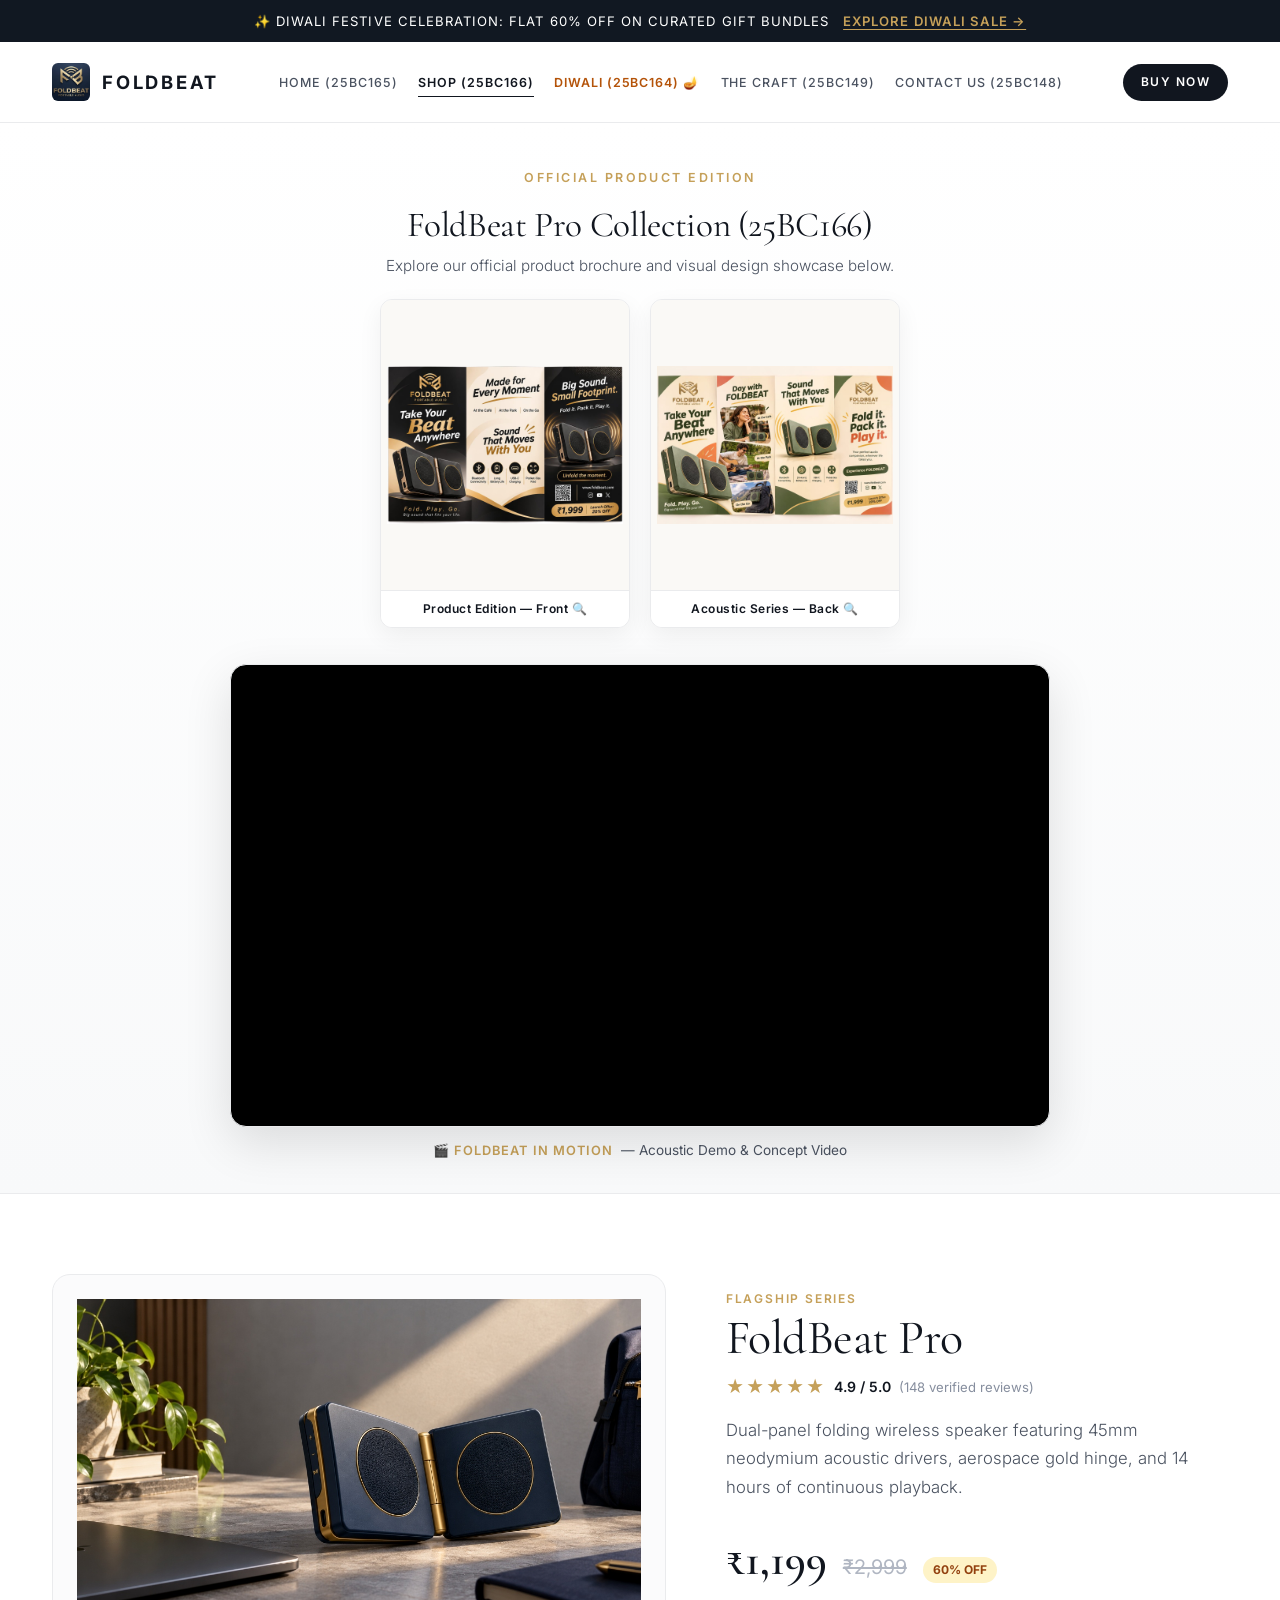
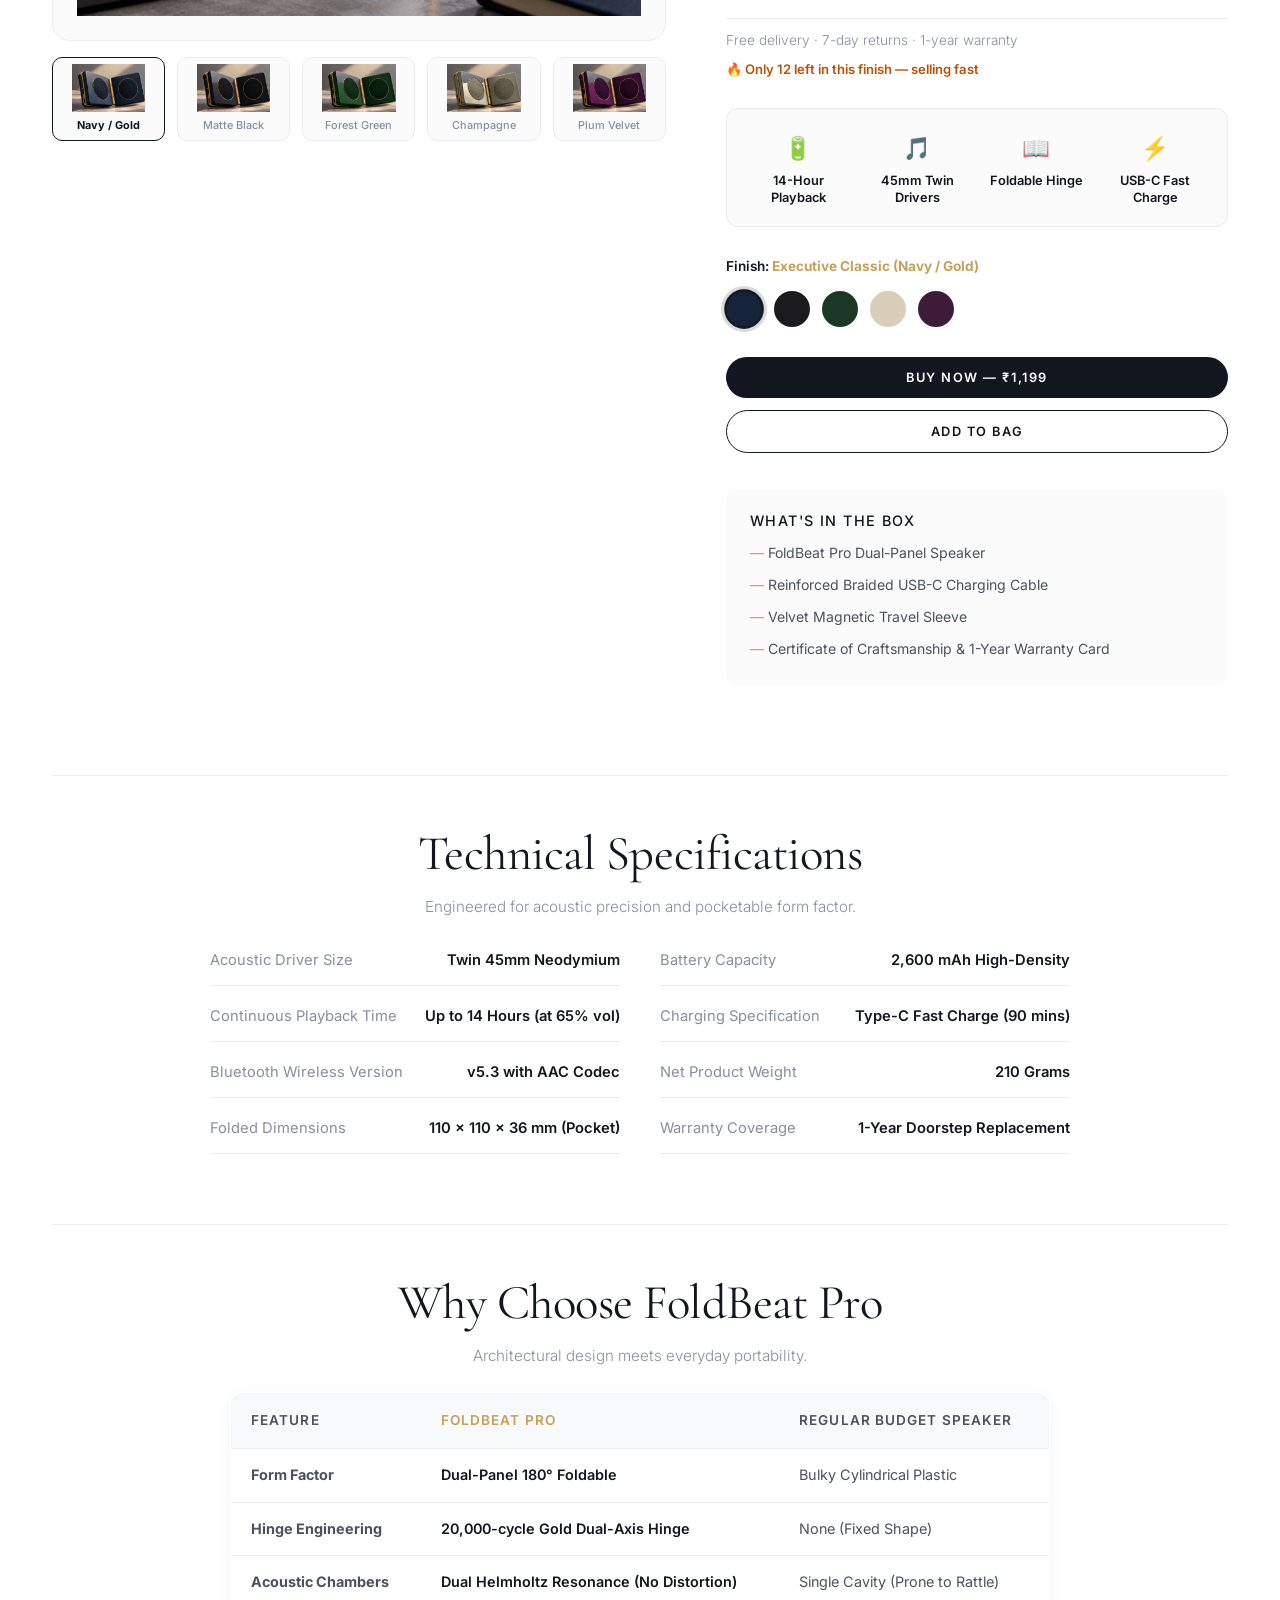
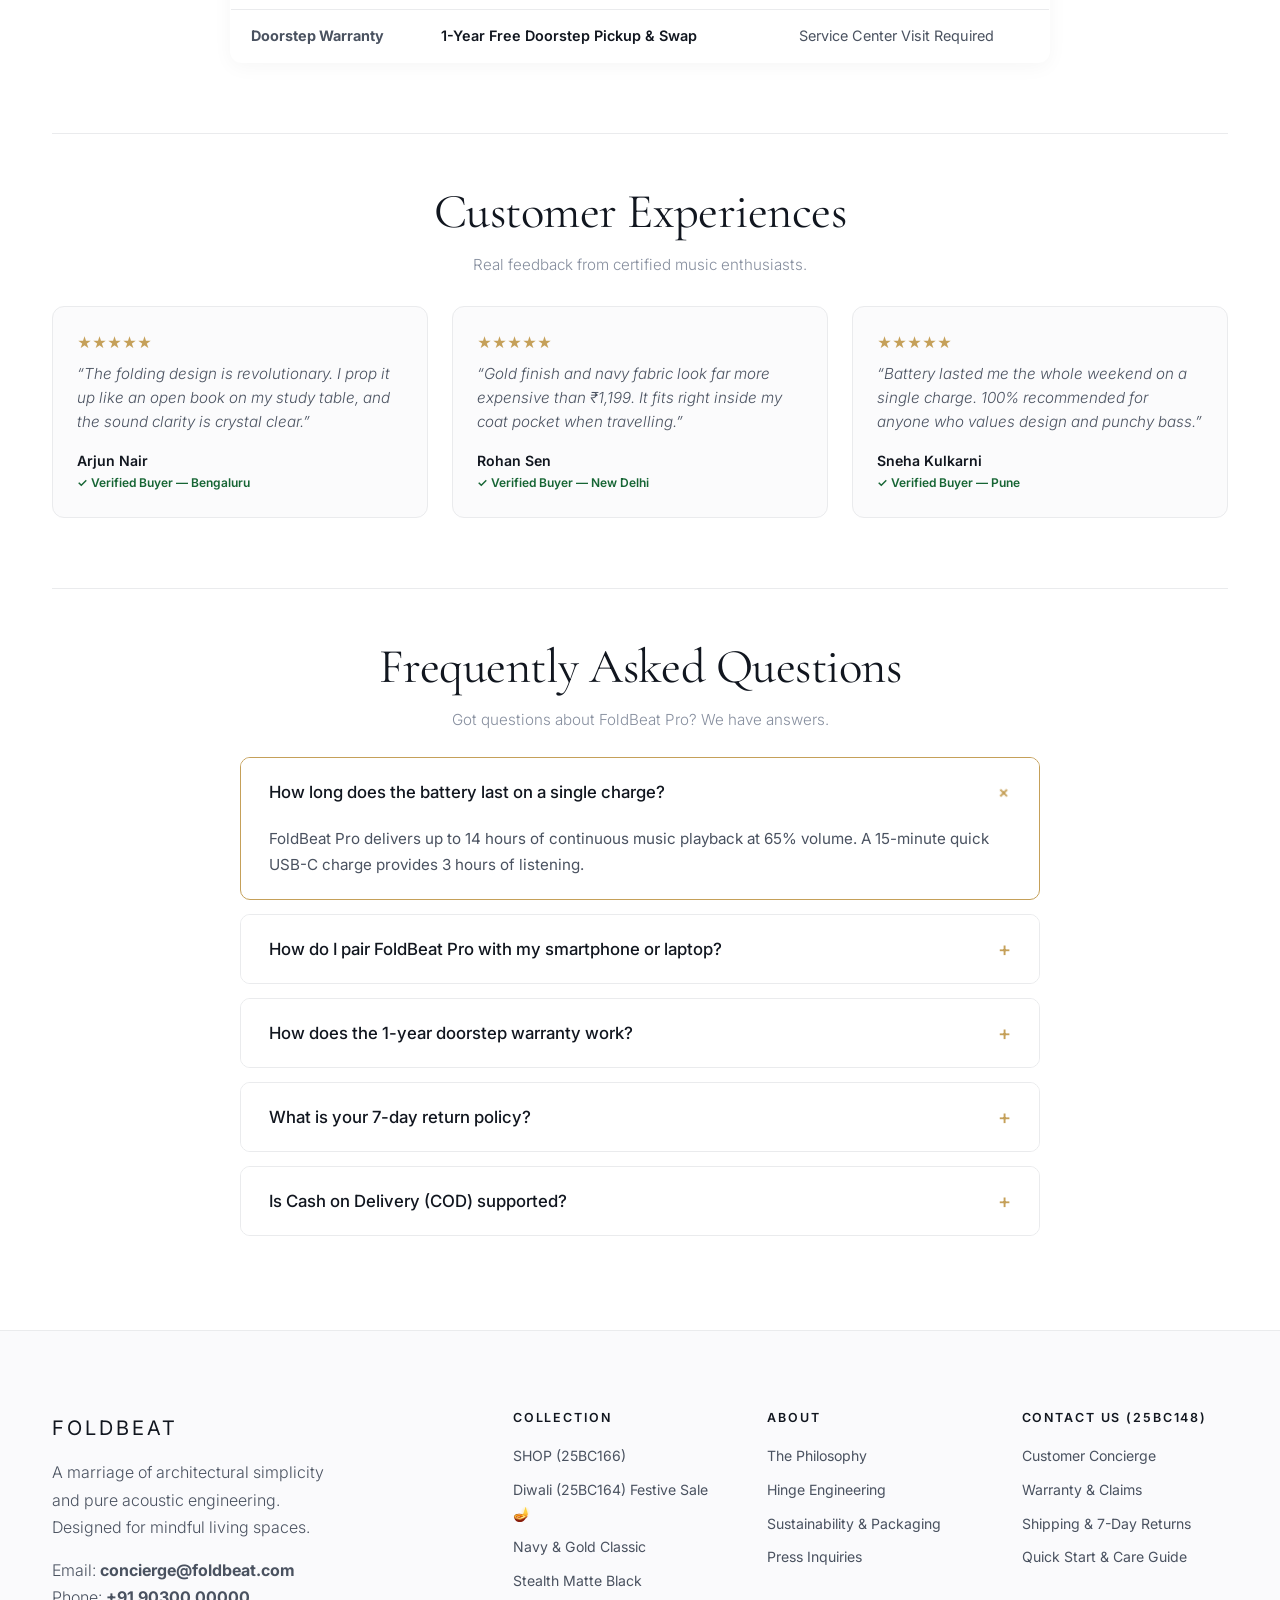
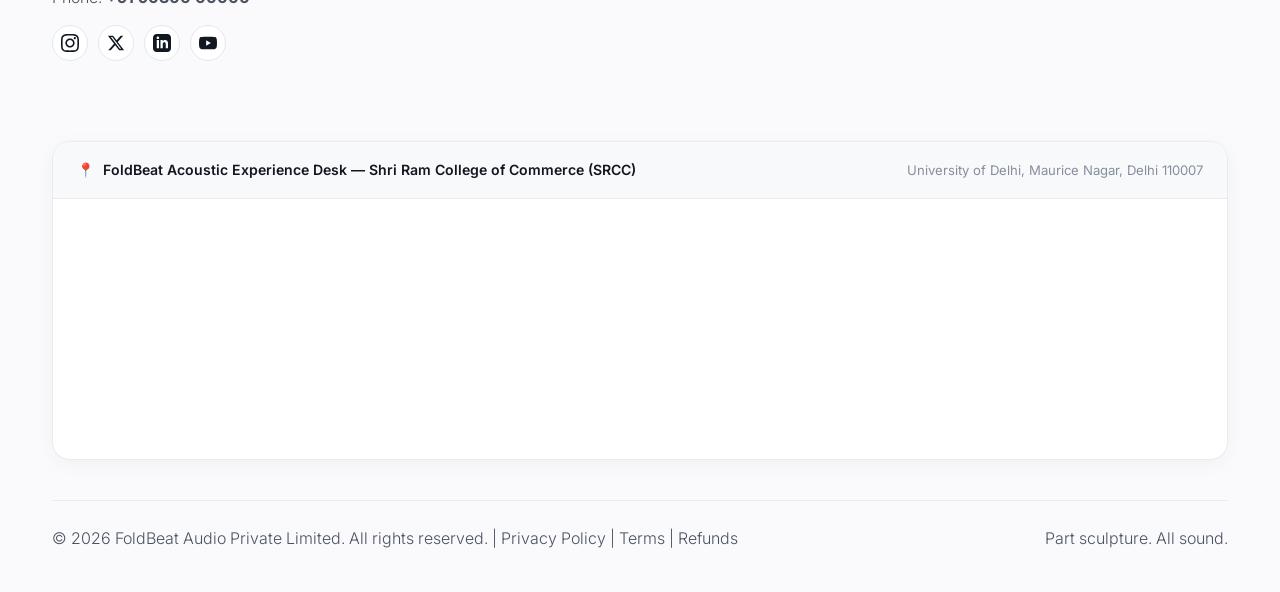
<file: shop.html>
<!DOCTYPE html>
<html lang="en">
<head>
  <meta charset="UTF-8">
  <meta name="viewport" content="width=device-width, initial-scale=1.0">
  <title>SHOP (25BC166) | FoldBeat Pro Collection</title>
  
  <meta name="description" content="Shop the FoldBeat Pro foldable wireless speaker. Available in five curated finishes from ₹1,199 with free nationwide delivery.">
  <link rel="stylesheet" href="css/styles.css">
  
  <style>
    /* Scoped Refinements for FoldBeat Pro Shop Page */
    .shop-page-wrapper {
      padding: 40px 0 80px;
    }

    /* Small Side-by-Side Pamphlet / Brochure Display */
    .shop-brochure-section {
      background: linear-gradient(180deg, #FFFFFF 0%, #F8F9FA 100%);
      padding: 40px 0 30px;
      margin-bottom: 40px;
      border-bottom: 1px solid var(--border-light);
      text-align: center;
    }
    .shop-brochure-container {
      display: flex;
      justify-content: center;
      align-items: center;
      gap: 20px;
      max-width: 540px;
      margin: 20px auto 0;
    }
    .shop-brochure-card {
      flex: 1;
      max-width: 250px;
      background: #FFFFFF;
      border-radius: 12px;
      overflow: hidden;
      border: 1px solid var(--border-light);
      box-shadow: 0 8px 24px rgba(0, 0, 0, 0.06);
      transition: transform 0.25s ease, box-shadow 0.25s ease;
      text-align: center;
    }
    .shop-brochure-card:hover {
      transform: translateY(-4px);
      box-shadow: 0 14px 35px rgba(0, 0, 0, 0.12);
      border-color: var(--accent-gold);
    }
    .shop-brochure-card img {
      width: 100%;
      height: 290px;
      object-fit: contain;
      display: block;
      background: #FAF9F6;
      padding: 6px;
    }
    .shop-brochure-badge {
      background: #FFFFFF;
      padding: 8px 12px;
      font-size: 0.75rem;
      font-weight: 600;
      color: var(--text-primary);
      border-top: 1px solid var(--border-light);
      letter-spacing: 0.04em;
    }

    /* Polish for Swatches & Fade Animations */
    .finish-dot {
      transition: transform 0.2s ease, box-shadow 0.2s ease, border-color 0.2s ease;
    }
    .finish-dot:hover {
      transform: scale(1.15);
      box-shadow: 0 0 0 3px rgba(197, 160, 89, 0.4);
    }
    .shop-thumb {
      transition: all 0.2s ease;
    }
    .shop-thumb:hover {
      transform: translateY(-2px);
      border-color: var(--accent-gold);
    }

    /* Key Features Row */
    .key-features-strip {
      display: grid;
      grid-template-columns: repeat(4, 1fr);
      gap: 16px;
      margin: 28px 0;
      padding: 20px;
      background: var(--bg-stone);
      border-radius: 12px;
      border: 1px solid var(--border-light);
    }
    .key-feature-item {
      text-align: center;
    }
    .key-feature-icon {
      font-size: 1.4rem;
      margin-bottom: 6px;
      color: var(--accent-gold);
    }
    .key-feature-title {
      font-size: 0.8rem;
      font-weight: 600;
      color: var(--text-primary);
      line-height: 1.3;
    }

    /* Comparison Table: FoldBeat Pro vs Regular Speaker */
    .compare-section {
      margin-top: 70px;
      padding-top: 50px;
      border-top: 1px solid var(--border-light);
    }
    .compare-table {
      width: 100%;
      max-width: 820px;
      margin: 24px auto 0;
      border-collapse: collapse;
      background: #FFFFFF;
      border-radius: 12px;
      overflow: hidden;
      box-shadow: 0 4px 20px rgba(0, 0, 0, 0.04);
      border: 1px solid var(--border-light);
    }
    .compare-table th {
      padding: 16px 20px;
      background: #F8F9FA;
      font-size: 0.85rem;
      text-transform: uppercase;
      letter-spacing: 0.08em;
      font-weight: 600;
      border-bottom: 1px solid var(--border-light);
      text-align: left;
    }
    .compare-table td {
      padding: 14px 20px;
      font-size: 0.9rem;
      border-bottom: 1px solid var(--border-light);
      color: var(--text-secondary);
    }
    .compare-table tr:last-child td {
      border-bottom: none;
    }

    /* Reviews Grid on Shop Page */
    .shop-reviews-section {
      margin-top: 70px;
      padding-top: 50px;
      border-top: 1px solid var(--border-light);
    }
    .shop-reviews-grid {
      display: grid;
      grid-template-columns: repeat(3, 1fr);
      gap: 24px;
      margin-top: 28px;
    }
    .shop-review-card {
      background: var(--bg-stone);
      border: 1px solid var(--border-light);
      border-radius: 12px;
      padding: 24px;
      transition: transform 0.25s ease;
    }
    .shop-review-card:hover {
      transform: translateY(-3px);
      box-shadow: 0 8px 25px rgba(0,0,0,0.06);
    }

    /* Two-column Specs List */
    .specs-twocol-grid {
      display: grid;
      grid-template-columns: 1fr 1fr;
      gap: 18px 40px;
      max-width: 860px;
      margin: 28px auto 0;
    }
    .specs-twocol-item {
      display: flex;
      justify-content: space-between;
      align-items: center;
      padding-bottom: 12px;
      border-bottom: 1px solid var(--border-light);
      font-size: 0.92rem;
    }

    @media (max-width: 768px) {
      .key-features-strip {
        grid-template-columns: repeat(2, 1fr);
      }
      .shop-reviews-grid,
      .specs-twocol-grid {
        grid-template-columns: 1fr;
      }
      .shop-brochure-container {
        flex-direction: row;
        gap: 12px;
      }
      .shop-brochure-card img {
        height: 200px;
      }
    }
  
/* Scoped Footer Social Media Icons & Map */
.footer-social-row {
  display: flex !important;
  flex-direction: row !important;
  align-items: center !important;
  gap: 10px !important;
  margin-top: 14px !important;
  margin-bottom: 20px !important;
}
.footer-social-row .social-icon-btn {
  width: 36px !important;
  height: 36px !important;
  min-width: 36px !important;
  max-width: 36px !important;
  min-height: 36px !important;
  max-height: 36px !important;
  border-radius: 50% !important;
  background: #FFFFFF !important;
  border: 1px solid #E2E8F0 !important;
  display: inline-flex !important;
  align-items: center !important;
  justify-content: center !important;
  color: #111822 !important;
  padding: 8px !important;
  box-sizing: border-box !important;
  transition: all 0.25s ease !important;
}
.footer-social-row .social-icon-btn:hover {
  background: #111822 !important;
  color: #FFFFFF !important;
  border-color: #111822 !important;
  transform: translateY(-2px) !important;
}
.footer-social-row .social-icon-btn svg {
  width: 18px !important;
  height: 18px !important;
  max-width: 18px !important;
  max-height: 18px !important;
  min-width: 18px !important;
  min-height: 18px !important;
  display: block !important;
  fill: currentColor !important;
}


/* Force header and nav to single line */
.pantheone-header__inner {
  display: flex !important;
  align-items: center !important;
  justify-content: space-between !important;
  flex-wrap: nowrap !important;
  gap: 16px !important;
}
.pantheone-nav {
  display: flex !important;
  align-items: center !important;
  flex-wrap: nowrap !important;
  gap: 20px !important;
}
.pantheone-nav a {
  font-size: 0.78rem !important;
  letter-spacing: 0.08em !important;
  white-space: nowrap !important;
}
.header-actions {
  flex-shrink: 0 !important;
}
.header-actions .btn-pantheone {
  white-space: nowrap !important;
  padding: 8px 18px !important;
}

</style>
</head>
<body>

  <!-- Festive Promo Strip -->
  <div class="pantheone-promo-strip">
    <span>✨ Diwali Festive Celebration: Flat 60% Off on Curated Gift Bundles</span>
    <a href="diwali-sale.html">Explore Diwali Sale →</a>
  </div>

  <!-- Minimalist Header -->
  <header class="pantheone-header">
    <div class="container pantheone-header__inner">
      <a href="index.html" class="brand-emblem-wrap">
        <img src="images/foldbeat-logo-badge.jpg" alt="FoldBeat Emblem">
        <span class="brand-title">FoldBeat</span>
      </a>

      <nav class="pantheone-nav">
        <a href="index.html">HOME (25BC165)</a>
        <a href="shop.html" class="active">SHOP (25BC166)</a>
        <a href="diwali-sale.html" class="nav-diwali-tag">Diwali (25BC164) 🪔</a>
        <a href="story.html">The Craft (25BC149)</a>
        <a href="contact.html">Contact us (25BC148)</a>
      </nav>

      <div class="header-actions">
        <a href="#buy" class="btn-pantheone btn-dark btn-sm">Buy Now</a>
      </div>
    </div>
  </header>

  <!-- Starting Pamphlet / Flyer Section (Deepak 1 & Deepak 2) -->
  <section class="shop-brochure-section">
    <div class="container">
      <span class="editorial-sub">Official Product Edition</span>
      <h2 style="font-size: 2.2rem; margin-bottom: 8px;">FoldBeat Pro Collection (25BC166)</h2>
      <p style="color: var(--text-secondary); max-width: 580px; margin: 0 auto; font-size: 0.95rem;">
        Explore our official product brochure and visual design showcase below.
      </p>

      <div class="shop-brochure-container">
        <div class="shop-brochure-card">
          <a href="images/deepak-1.jpeg" target="_blank" title="Click to view full brochure">
            <img src="images/deepak-1.jpeg" alt="FoldBeat Pro Showcase Front">
          </a>
          <div class="shop-brochure-badge">Product Edition — Front 🔍</div>
        </div>

        <div class="shop-brochure-card">
          <a href="images/deepak-2.jpeg" target="_blank" title="Click to view full brochure">
            <img src="images/deepak-2.jpeg" alt="FoldBeat Pro Showcase Back">
          </a>
          <div class="shop-brochure-badge">Acoustic Series — Back 🔍</div>
        </div>
      </div>

        <!-- Video Showcase Section -->
        <div class="home-video-wrapper" style="max-width: 820px; margin: 36px auto 0;">
          <div style="position: relative; width: 100%; padding-top: 56.25%; border-radius: 16px; overflow: hidden; box-shadow: 0 16px 48px rgba(0, 0, 0, 0.12); border: 1px solid var(--border-light); background: #000000;">
            <iframe 
              src="https://drive.google.com/file/d/1m2CRYtTTmMOgORzGthVFdzrBPZAv3Eev/preview" 
              style="position: absolute; top: 0; left: 0; width: 100%; height: 100%; border: none;" 
              allow="autoplay; encrypted-media; fullscreen" 
              allowfullscreen 
              title="FoldBeat Official Product Video">
            </iframe>
          </div>
          <div style="margin-top: 12px; display: flex; justify-content: center; align-items: center; gap: 8px;">
            <span style="font-size: 0.8rem; font-weight: 600; text-transform: uppercase; letter-spacing: 0.08em; color: var(--accent-gold);">🎬 FoldBeat in Motion</span>
            <span style="color: var(--text-secondary); font-size: 0.85rem;">— Acoustic Demo & Concept Video</span>
          </div>
        </div>
    </div>
  </section>

  <main class="shop-page-wrapper">
    <div class="container">
      <div class="shop-grid">
        
        <!-- LEFT: Interactive Gallery -->
        <div class="shop-sticky-gallery">
          <div class="shop-main-frame">
            <img id="shop-active-image" src="images/foldbeat-speaker-hero.jpg" alt="FoldBeat Speaker in Navy and Gold">
          </div>

          <!-- Color Thumbnails -->
          <div class="shop-thumb-row">
            <div class="shop-thumb active" data-img="images/foldbeat-speaker-hero.jpg" data-finish="navy-gold" data-name="Executive Classic (Navy / Gold)">
              <img src="images/speaker-navy-gold.jpg" alt="Navy Gold">
              <span>Navy / Gold</span>
            </div>
            <div class="shop-thumb" data-img="images/speaker-matte-black.jpg" data-finish="matte-black" data-name="Stealth Edition (Matte Black)">
              <img src="images/speaker-matte-black.jpg" alt="Matte Black">
              <span>Matte Black</span>
            </div>
            <div class="shop-thumb" data-img="images/speaker-forest-green.jpg" data-finish="forest-green" data-name="Earth Luxury (Forest Green)">
              <img src="images/speaker-forest-green.jpg" alt="Forest Green">
              <span>Forest Green</span>
            </div>
            <div class="shop-thumb" data-img="images/speaker-champagne-silver.jpg" data-finish="champagne-silver" data-name="Modern Minimalist (Champagne)">
              <img src="images/speaker-champagne-silver.jpg" alt="Champagne">
              <span>Champagne</span>
            </div>
            <div class="shop-thumb" data-img="images/speaker-plum-silver.jpg" data-finish="plum-silver" data-name="Bold Avant-Garde (Plum)">
              <img src="images/speaker-plum-silver.jpg" alt="Plum">
              <span>Plum Velvet</span>
            </div>
          </div>
        </div>

        <!-- RIGHT: Product Details & Purchase Box -->
        <div class="shop-buy-column" id="buy">
          <span class="product-edition-tag">Flagship Series</span>
          <h1 class="product-headline" style="margin-bottom: 6px;">FoldBeat Pro</h1>

          <!-- Star Rating & Review Count -->
          <div style="display: flex; align-items: center; gap: 8px; margin-bottom: 14px;">
            <span style="color: var(--accent-gold); font-size: 1.1rem; letter-spacing: 2px;">★★★★★</span>
            <span style="font-size: 0.88rem; font-weight: 600; color: var(--text-primary);">4.9 / 5.0</span>
            <span style="font-size: 0.82rem; color: var(--text-muted);">(148 verified reviews)</span>
          </div>

          <p class="product-short-desc" style="margin-bottom: 20px;">
            Dual-panel folding wireless speaker featuring 45mm neodymium acoustic drivers, aerospace gold hinge, and 14 hours of continuous playback.
          </p>

          <!-- Pricing (Aligned discount to 60% OFF) -->
          <div class="product-pricing-box" style="margin-bottom: 10px;">
            <span class="live-price">₹1,199</span>
            <span class="mrp-price">₹2,999</span>
            <span class="badge-off" style="background: #FEF3C7; color: #92400E; font-weight: 700; padding: 3px 10px; border-radius: 9999px;">60% OFF</span>
          </div>

          <!-- Trust Sub-Line & Stock Status -->
          <p style="font-size: 0.85rem; color: var(--text-muted); margin-bottom: 6px;">
            Free delivery · 7-day returns · 1-year warranty
          </p>
          <p style="font-size: 0.82rem; color: #B45309; font-weight: 600; margin-bottom: 20px;">
            🔥 Only 12 left in this finish — selling fast
          </p>

          <!-- 4 Key Features Row -->
          <div class="key-features-strip">
            <div class="key-feature-item">
              <div class="key-feature-icon">🔋</div>
              <div class="key-feature-title">14-Hour Playback</div>
            </div>
            <div class="key-feature-item">
              <div class="key-feature-icon">🎵</div>
              <div class="key-feature-title">45mm Twin Drivers</div>
            </div>
            <div class="key-feature-item">
              <div class="key-feature-icon">📖</div>
              <div class="key-feature-title">Foldable Hinge</div>
            </div>
            <div class="key-feature-item">
              <div class="key-feature-icon">⚡</div>
              <div class="key-feature-title">USB-C Fast Charge</div>
            </div>
          </div>

          <!-- Finish Swatch Selector -->
          <div class="finish-selection-label">
            Finish: <span id="finish-text" style="color: var(--accent-gold); font-weight: 700;">Executive Classic (Navy / Gold)</span>
          </div>
          <div class="finish-swatches-row">
            <button type="button" class="finish-dot f-navy active" data-finish="navy-gold" data-name="Executive Classic (Navy / Gold)" title="Navy & Gold"></button>
            <button type="button" class="finish-dot f-black" data-finish="matte-black" data-name="Stealth Edition (Matte Black)" title="Matte Black"></button>
            <button type="button" class="finish-dot f-green" data-finish="forest-green" data-name="Earth Luxury (Forest Green)" title="Forest Green"></button>
            <button type="button" class="finish-dot f-champagne" data-finish="champagne-silver" data-name="Modern Minimalist (Champagne)" title="Champagne"></button>
            <button type="button" class="finish-dot f-plum" data-finish="plum-silver" data-name="Bold Avant-Garde (Plum)" title="Plum Velvet"></button>
          </div>

          <!-- Action Buttons (Renamed to "Buy Now") -->
          <div class="shop-cta-actions">
            <button type="button" class="btn-pantheone btn-dark" onclick="alert('Order Confirmed! Your FoldBeat Pro will be delivered within 2-3 business days with Free Express Shipping.');">
              Buy Now — ₹1,199
            </button>
            <button type="button" class="btn-pantheone btn-outline" onclick="alert('Added to Bag! Free Express Shipping included.');">
              Add to Bag
            </button>
          </div>

          <!-- What's in the box -->
          <div class="box-contents-list">
            <h4>What's in the Box</h4>
            <ul>
              <li>FoldBeat Pro Dual-Panel Speaker</li>
              <li>Reinforced Braided USB-C Charging Cable</li>
              <li>Velvet Magnetic Travel Sleeve</li>
              <li>Certificate of Craftsmanship & 1-Year Warranty Card</li>
            </ul>
          </div>

        </div>

      </div>

      <!-- Clean Two-Column Technical Specifications -->
      <div style="margin-top: 80px; padding-top: 50px; border-top: 1px solid var(--border-light);">
        <h2 style="text-align: center; margin-bottom: 12px;">Technical Specifications</h2>
        <p style="text-align: center; color: var(--text-muted); font-size: 0.95rem;">Engineered for acoustic precision and pocketable form factor.</p>
        
        <div class="specs-twocol-grid">
          <div class="specs-twocol-item">
            <span style="color: var(--text-muted);">Acoustic Driver Size</span>
            <span style="font-weight: 600; color: var(--text-primary);">Twin 45mm Neodymium</span>
          </div>
          <div class="specs-twocol-item">
            <span style="color: var(--text-muted);">Battery Capacity</span>
            <span style="font-weight: 600; color: var(--text-primary);">2,600 mAh High-Density</span>
          </div>
          <div class="specs-twocol-item">
            <span style="color: var(--text-muted);">Continuous Playback Time</span>
            <span style="font-weight: 600; color: var(--text-primary);">Up to 14 Hours (at 65% vol)</span>
          </div>
          <div class="specs-twocol-item">
            <span style="color: var(--text-muted);">Charging Specification</span>
            <span style="font-weight: 600; color: var(--text-primary);">Type-C Fast Charge (90 mins)</span>
          </div>
          <div class="specs-twocol-item">
            <span style="color: var(--text-muted);">Bluetooth Wireless Version</span>
            <span style="font-weight: 600; color: var(--text-primary);">v5.3 with AAC Codec</span>
          </div>
          <div class="specs-twocol-item">
            <span style="color: var(--text-muted);">Net Product Weight</span>
            <span style="font-weight: 600; color: var(--text-primary);">210 Grams</span>
          </div>
          <div class="specs-twocol-item">
            <span style="color: var(--text-muted);">Folded Dimensions</span>
            <span style="font-weight: 600; color: var(--text-primary);">110 × 110 × 36 mm (Pocket)</span>
          </div>
          <div class="specs-twocol-item">
            <span style="color: var(--text-muted);">Warranty Coverage</span>
            <span style="font-weight: 600; color: var(--text-primary);">1-Year Doorstep Replacement</span>
          </div>
        </div>
      </div>

      <!-- Why Choose FoldBeat Pro Comparison Table -->
      <div class="compare-section">
        <h2 style="text-align: center; margin-bottom: 12px;">Why Choose FoldBeat Pro</h2>
        <p style="text-align: center; color: var(--text-muted); font-size: 0.95rem;">Architectural design meets everyday portability.</p>

        <table class="compare-table">
          <thead>
            <tr>
              <th>Feature</th>
              <th style="color: var(--accent-gold);">FoldBeat Pro</th>
              <th>Regular Budget Speaker</th>
            </tr>
          </thead>
          <tbody>
            <tr>
              <td><strong>Form Factor</strong></td>
              <td style="color: var(--text-primary); font-weight: 600;">Dual-Panel 180° Foldable</td>
              <td>Bulky Cylindrical Plastic</td>
            </tr>
            <tr>
              <td><strong>Hinge Engineering</strong></td>
              <td style="color: var(--text-primary); font-weight: 600;">20,000-cycle Gold Dual-Axis Hinge</td>
              <td>None (Fixed Shape)</td>
            </tr>
            <tr>
              <td><strong>Acoustic Chambers</strong></td>
              <td style="color: var(--text-primary); font-weight: 600;">Dual Helmholtz Resonance (No Distortion)</td>
              <td>Single Cavity (Prone to Rattle)</td>
            </tr>
            <tr>
              <td><strong>Doorstep Warranty</strong></td>
              <td style="color: var(--text-primary); font-weight: 600;">1-Year Free Doorstep Pickup & Swap</td>
              <td>Service Center Visit Required</td>
            </tr>
          </tbody>
        </table>
      </div>

      <!-- Customer Reviews with Verified Buyer Tags -->
      <div class="shop-reviews-section">
        <h2 style="text-align: center; margin-bottom: 12px;">Customer Experiences</h2>
        <p style="text-align: center; color: var(--text-muted); font-size: 0.95rem;">Real feedback from certified music enthusiasts.</p>

        <div class="shop-reviews-grid">
          <div class="shop-review-card">
            <div style="color: var(--accent-gold); font-size: 0.9rem; margin-bottom: 6px;">★★★★★</div>
            <p style="font-style: italic; font-size: 0.95rem; line-height: 1.6; margin-bottom: 14px;">
              “The folding design is revolutionary. I prop it up like an open book on my study table, and the sound clarity is crystal clear.”
            </p>
            <div style="font-weight: 600; font-size: 0.88rem; color: var(--text-primary);">Arjun Nair</div>
            <div style="font-size: 0.75rem; color: #166534; font-weight: 600;">✓ Verified Buyer — Bengaluru</div>
          </div>

          <div class="shop-review-card">
            <div style="color: var(--accent-gold); font-size: 0.9rem; margin-bottom: 6px;">★★★★★</div>
            <p style="font-style: italic; font-size: 0.95rem; line-height: 1.6; margin-bottom: 14px;">
              “Gold finish and navy fabric look far more expensive than ₹1,199. It fits right inside my coat pocket when travelling.”
            </p>
            <div style="font-weight: 600; font-size: 0.88rem; color: var(--text-primary);">Rohan Sen</div>
            <div style="font-size: 0.75rem; color: #166534; font-weight: 600;">✓ Verified Buyer — New Delhi</div>
          </div>

          <div class="shop-review-card">
            <div style="color: var(--accent-gold); font-size: 0.9rem; margin-bottom: 6px;">★★★★★</div>
            <p style="font-style: italic; font-size: 0.95rem; line-height: 1.6; margin-bottom: 14px;">
              “Battery lasted me the whole weekend on a single charge. 100% recommended for anyone who values design and punchy bass.”
            </p>
            <div style="font-weight: 600; font-size: 0.88rem; color: var(--text-primary);">Sneha Kulkarni</div>
            <div style="font-size: 0.75rem; color: #166534; font-weight: 600;">✓ Verified Buyer — Pune</div>
          </div>
        </div>
      </div>

      <!-- Short FAQ Accordion for Product Page -->
      <div style="margin-top: 70px; padding-top: 50px; border-top: 1px solid var(--border-light);">
        <h2 style="text-align: center; margin-bottom: 12px;">Frequently Asked Questions</h2>
        <p style="text-align: center; color: var(--text-muted); font-size: 0.95rem; margin-bottom: 24px;">Got questions about FoldBeat Pro? We have answers.</p>

        <div class="faq-wrap" style="max-width: 800px; margin: 0 auto;">
          <div class="faq-item open">
            <button class="faq-question">
              <span>How long does the battery last on a single charge?</span>
              <span class="faq-icon">+</span>
            </button>
            <div class="faq-answer">
              FoldBeat Pro delivers up to 14 hours of continuous music playback at 65% volume. A 15-minute quick USB-C charge provides 3 hours of listening.
            </div>
          </div>

          <div class="faq-item">
            <button class="faq-question">
              <span>How do I pair FoldBeat Pro with my smartphone or laptop?</span>
              <span class="faq-icon">+</span>
            </button>
            <div class="faq-answer">
              Power on the speaker; the indicator LED pulses blue automatically to enter pairing mode. Select "FoldBeat Pro" from your Bluetooth menu to pair instantly within 3 seconds.
            </div>
          </div>

          <div class="faq-item">
            <button class="faq-question">
              <span>How does the 1-year doorstep warranty work?</span>
              <span class="faq-icon">+</span>
            </button>
            <div class="faq-answer">
              If you experience any internal driver, battery, or hinge defect, contact our concierge. We arrange free courier pickup from your doorstep and deliver a replacement unit at no extra charge.
            </div>
          </div>

          <div class="faq-item">
            <button class="faq-question">
              <span>What is your 7-day return policy?</span>
              <span class="faq-icon">+</span>
            </button>
            <div class="faq-answer">
              You can return the speaker within 7 days of delivery in its original packaging for a 100% full refund with zero cancellation charges.
            </div>
          </div>

          <div class="faq-item">
            <button class="faq-question">
              <span>Is Cash on Delivery (COD) supported?</span>
              <span class="faq-icon">+</span>
            </button>
            <div class="faq-answer">
              Yes, Cash on Delivery (COD) is available across all serviceable Indian PIN codes alongside UPI, Credit/Debit cards, and NetBanking.
            </div>
          </div>
        </div>
      </div>

    </div>
  </main>

  <!-- Minimalist Footer -->
  <footer class="pantheone-footer">
    <div class="container">
      <div class="footer-main-grid">
        <div>
          <div class="footer-brand-title">FoldBeat</div>
          <p style="max-width: 300px; margin-bottom: 16px;">
            A marriage of architectural simplicity and pure acoustic engineering. Designed for mindful living spaces.
          </p>
          <p>Email: <strong>concierge@foldbeat.com</strong></p>
          <p>Phone: <strong>+91 90300 00000</strong></p>

          <!-- Social Media Icons -->
          <div class="footer-social-row">
            <a href="https://instagram.com/foldbeat" target="_blank" rel="noopener" class="social-icon-btn" aria-label="Instagram">
              <svg viewBox="0 0 24 24" width="18" height="18" style="width:18px;height:18px;max-width:18px;max-height:18px;display:block;fill:currentColor;"><path d="M12 2.163c3.204 0 3.584.012 4.85.07 3.252.148 4.771 1.691 4.919 4.919.058 1.265.069 1.645.069 4.849 0 3.205-.012 3.584-.069 4.849-.149 3.225-1.664 4.771-4.919 4.919-1.266.058-1.644.07-4.85.07-3.204 0-3.584-.012-4.849-.07-3.26-.149-4.771-1.699-4.919-4.92-.058-1.265-.07-1.644-.07-4.849 0-3.204.013-3.583.07-4.849.149-3.227 1.664-4.771 4.919-4.919 1.266-.057 1.645-.069 4.849-.069zm0-2.163c-3.259 0-3.667.014-4.947.072-4.358.2-6.78 2.618-6.98 6.98-.059 1.281-.073 1.689-.073 4.948 0 3.259.014 3.668.072 4.948.2 4.358 2.618 6.78 6.98 6.98 1.281.058 1.689.072 4.948.072 3.259 0 3.668-.014 4.948-.072 4.354-.2 6.782-2.618 6.979-6.98.059-1.28.073-1.689.073-4.948 0-3.259-.014-3.667-.072-4.947-.196-4.354-2.617-6.78-6.979-6.98-1.281-.059-1.69-.073-4.949-.073zm0 5.838c-3.403 0-6.162 2.759-6.162 6.162s2.759 6.163 6.162 6.163 6.162-2.759 6.162-6.163c0-3.403-2.759-6.162-6.162-6.162zm0 10.162c-2.209 0-4-1.79-4-4 0-2.209 1.791-4 4-4s4 1.791 4 4c0 2.21-1.791 4-4 4zm6.406-11.845c-.796 0-1.441.645-1.441 1.44s.645 1.44 1.441 1.44c.795 0 1.439-.645 1.439-1.44s-.644-1.44-1.439-1.44z"/></svg>
            </a>
            <a href="https://twitter.com/foldbeat" target="_blank" rel="noopener" class="social-icon-btn" aria-label="X / Twitter">
              <svg viewBox="0 0 24 24" width="18" height="18" style="width:18px;height:18px;max-width:18px;max-height:18px;display:block;fill:currentColor;"><path d="M18.244 2.25h3.308l-7.227 8.26 8.502 11.24H16.17l-5.214-6.817L4.99 21.75H1.68l7.73-8.835L1.254 2.25H8.08l4.713 6.231zm-1.161 17.52h1.833L7.084 4.126H5.117z"/></svg>
            </a>
            <a href="https://linkedin.com/company/foldbeat" target="_blank" rel="noopener" class="social-icon-btn" aria-label="LinkedIn">
              <svg viewBox="0 0 24 24" width="18" height="18" style="width:18px;height:18px;max-width:18px;max-height:18px;display:block;fill:currentColor;"><path d="M19 0h-14c-2.761 0-5 2.239-5 5v14c0 2.761 2.239 5 5 5h14c2.762 0 5-2.239 5-5v-14c0-2.761-2.238-5-5-5zm-11 19h-3v-11h3v11zm-1.5-12.268c-.966 0-1.75-.79-1.75-1.764s.784-1.764 1.75-1.764 1.75.79 1.75 1.764-.783 1.764-1.75 1.764zm13.5 12.268h-3v-5.604c0-3.368-4-3.113-4 0v5.604h-3v-11h3v1.765c1.396-2.586 7-2.777 7 2.476v6.759z"/></svg>
            </a>
            <a href="https://youtube.com/@foldbeat" target="_blank" rel="noopener" class="social-icon-btn" aria-label="YouTube">
              <svg viewBox="0 0 24 24" width="18" height="18" style="width:18px;height:18px;max-width:18px;max-height:18px;display:block;fill:currentColor;"><path d="M23.498 6.186a3.016 3.016 0 0 0-2.122-2.136C19.505 3.545 12 3.545 12 3.545s-7.505 0-9.377.505A3.017 3.017 0 0 0 .502 6.186C0 8.07 0 12 0 12s0 3.93.502 5.814a3.016 3.016 0 0 0 2.122 2.136c1.871.505 9.376.505 9.376.505s7.505 0 9.377-.505a3.015 3.015 0 0 0 2.122-2.136C24 15.93 24 12 24 12s0-3.93-.502-5.814zM9.545 15.568V8.432L15.818 12l-6.273 3.568z"/></svg>
            </a>
          </div>
        </div>

        <div>
          <h4 class="footer-col-title">Collection</h4>
          <ul class="footer-menu-list">
            <li><a href="shop.html">SHOP (25BC166)</a></li>
            <li><a href="diwali-sale.html">Diwali (25BC164) Festive Sale 🪔</a></li>
            <li><a href="shop.html">Navy & Gold Classic</a></li>
            <li><a href="shop.html">Stealth Matte Black</a></li>
          </ul>
        </div>

        <div>
          <h4 class="footer-col-title">About</h4>
          <ul class="footer-menu-list">
            <li><a href="story.html">The Philosophy</a></li>
            <li><a href="story.html">Hinge Engineering</a></li>
            <li><a href="contact.html#shipping">Sustainability & Packaging</a></li>
            <li><a href="contact.html#contact-end">Press Inquiries</a></li>
          </ul>
        </div>

        <div>
          <h4 class="footer-col-title">Contact us (25BC148)</h4>
          <ul class="footer-menu-list">
            <li><a href="contact.html#contact-end">Customer Concierge</a></li>
            <li><a href="contact.html#warranty">Warranty & Claims</a></li>
            <li><a href="contact.html#returns">Shipping & 7-Day Returns</a></li>
            <li><a href="contact.html#care">Quick Start & Care Guide</a></li>
          </ul>
        </div>
      </div>

      <!-- Embedded Google Map: Shri Ram College of Commerce -->
      <div class="footer-map-container">
        <div class="footer-map-header">
          <div class="footer-map-title">
            <span>📍</span>
            <span>FoldBeat Acoustic Experience Desk — Shri Ram College of Commerce (SRCC)</span>
          </div>
          <div class="footer-map-address">University of Delhi, Maurice Nagar, Delhi 110007</div>
        </div>
        <iframe 
          class="footer-map-iframe" 
          src="https://maps.google.com/maps?q=Shri+Ram+College+of+Commerce+Delhi&t=&z=15&ie=UTF8&iwloc=&output=embed" 
          loading="lazy" 
          title="Shri Ram College of Commerce Location Map"
          allowfullscreen>
        </iframe>
      </div>

      <div class="footer-bottom-bar">
        <p>&copy; 2026 FoldBeat Audio Private Limited. All rights reserved. | <a href="contact.html#trust">Privacy Policy</a> | <a href="contact.html#trust">Terms</a> | <a href="contact.html#returns">Refunds</a></p>
        <p>Part sculpture. All sound.</p>
      </div>
    </div>
  </footer>

  <!-- Script for Swatch interaction and FAQ -->
  <script>
    const mainImg = document.getElementById('shop-active-image');
    const finishText = document.getElementById('finish-text');
    const thumbs = document.querySelectorAll('.shop-thumb');
    const dots = document.querySelectorAll('.finish-dot');

    const finishes = {
      'navy-gold': { name: 'Executive Classic (Navy / Gold)', img: 'images/foldbeat-speaker-hero.jpg' },
      'matte-black': { name: 'Stealth Edition (Matte Black)', img: 'images/speaker-matte-black.jpg' },
      'forest-green': { name: 'Earth Luxury (Forest Green)', img: 'images/speaker-forest-green.jpg' },
      'champagne-silver': { name: 'Modern Minimalist (Champagne)', img: 'images/speaker-champagne-silver.jpg' },
      'plum-silver': { name: 'Bold Avant-Garde (Plum)', img: 'images/speaker-plum-silver.jpg' }
    };

    function selectFinish(key) {
      const data = finishes[key];
      if (!data) return;
      thumbs.forEach(t => t.classList.toggle('active', t.dataset.finish === key));
      dots.forEach(d => d.classList.toggle('active', d.dataset.finish === key));
      if (finishText) finishText.textContent = data.name;
      if (mainImg) {
        mainImg.style.opacity = '0.3';
        setTimeout(() => {
          mainImg.src = data.img;
          mainImg.style.opacity = '1';
        }, 150);
      }
    }

    thumbs.forEach(t => t.addEventListener('click', () => selectFinish(t.dataset.finish)));
    dots.forEach(d => d.addEventListener('click', () => selectFinish(d.dataset.finish)));

    // FAQ Accordion on Shop page
    const faqItems = document.querySelectorAll('.faq-item');
    faqItems.forEach((item) => {
      const trigger = item.querySelector('.faq-question');
      if (!trigger) return;
      trigger.addEventListener('click', () => {
        const isOpen = item.classList.contains('open');
        faqItems.forEach((i) => i.classList.remove('open'));
        if (!isOpen) {
          item.classList.add('open');
        }
      });
    });
  </script>
</body>
</html>
</file>
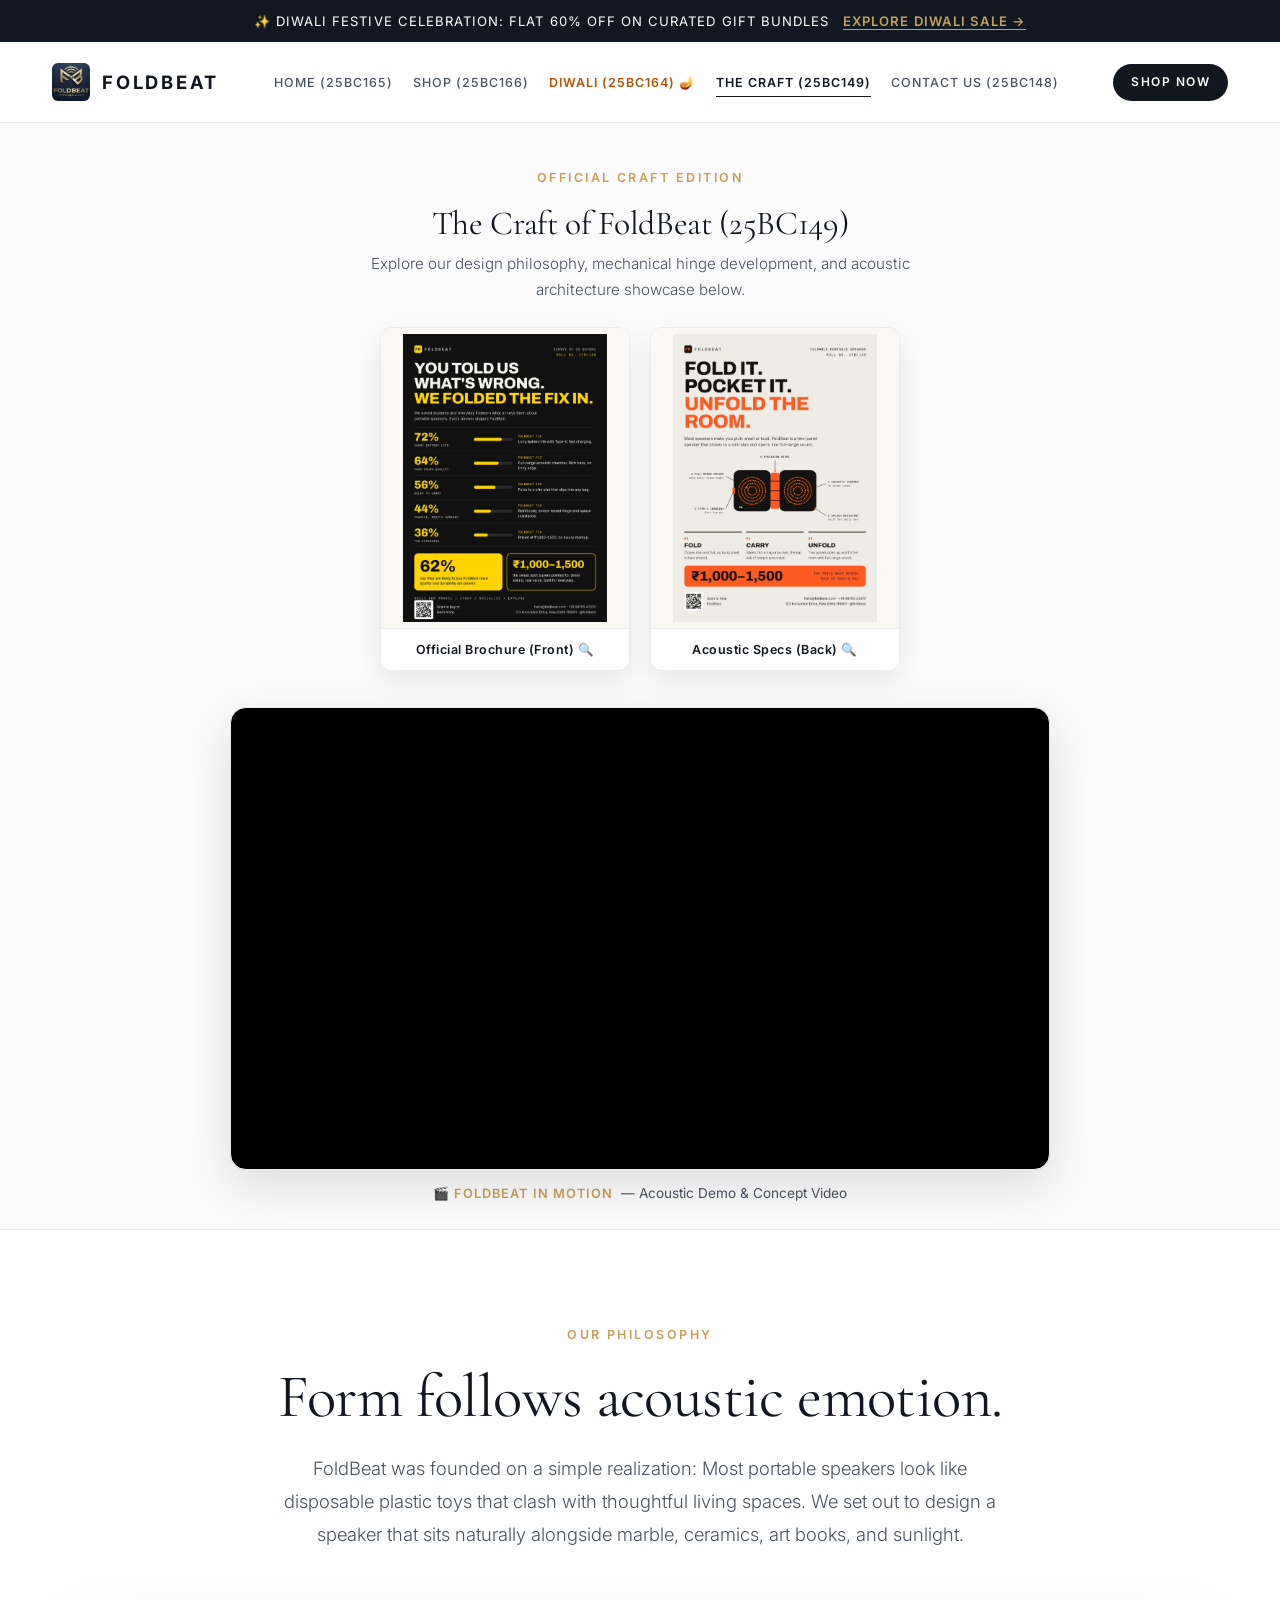
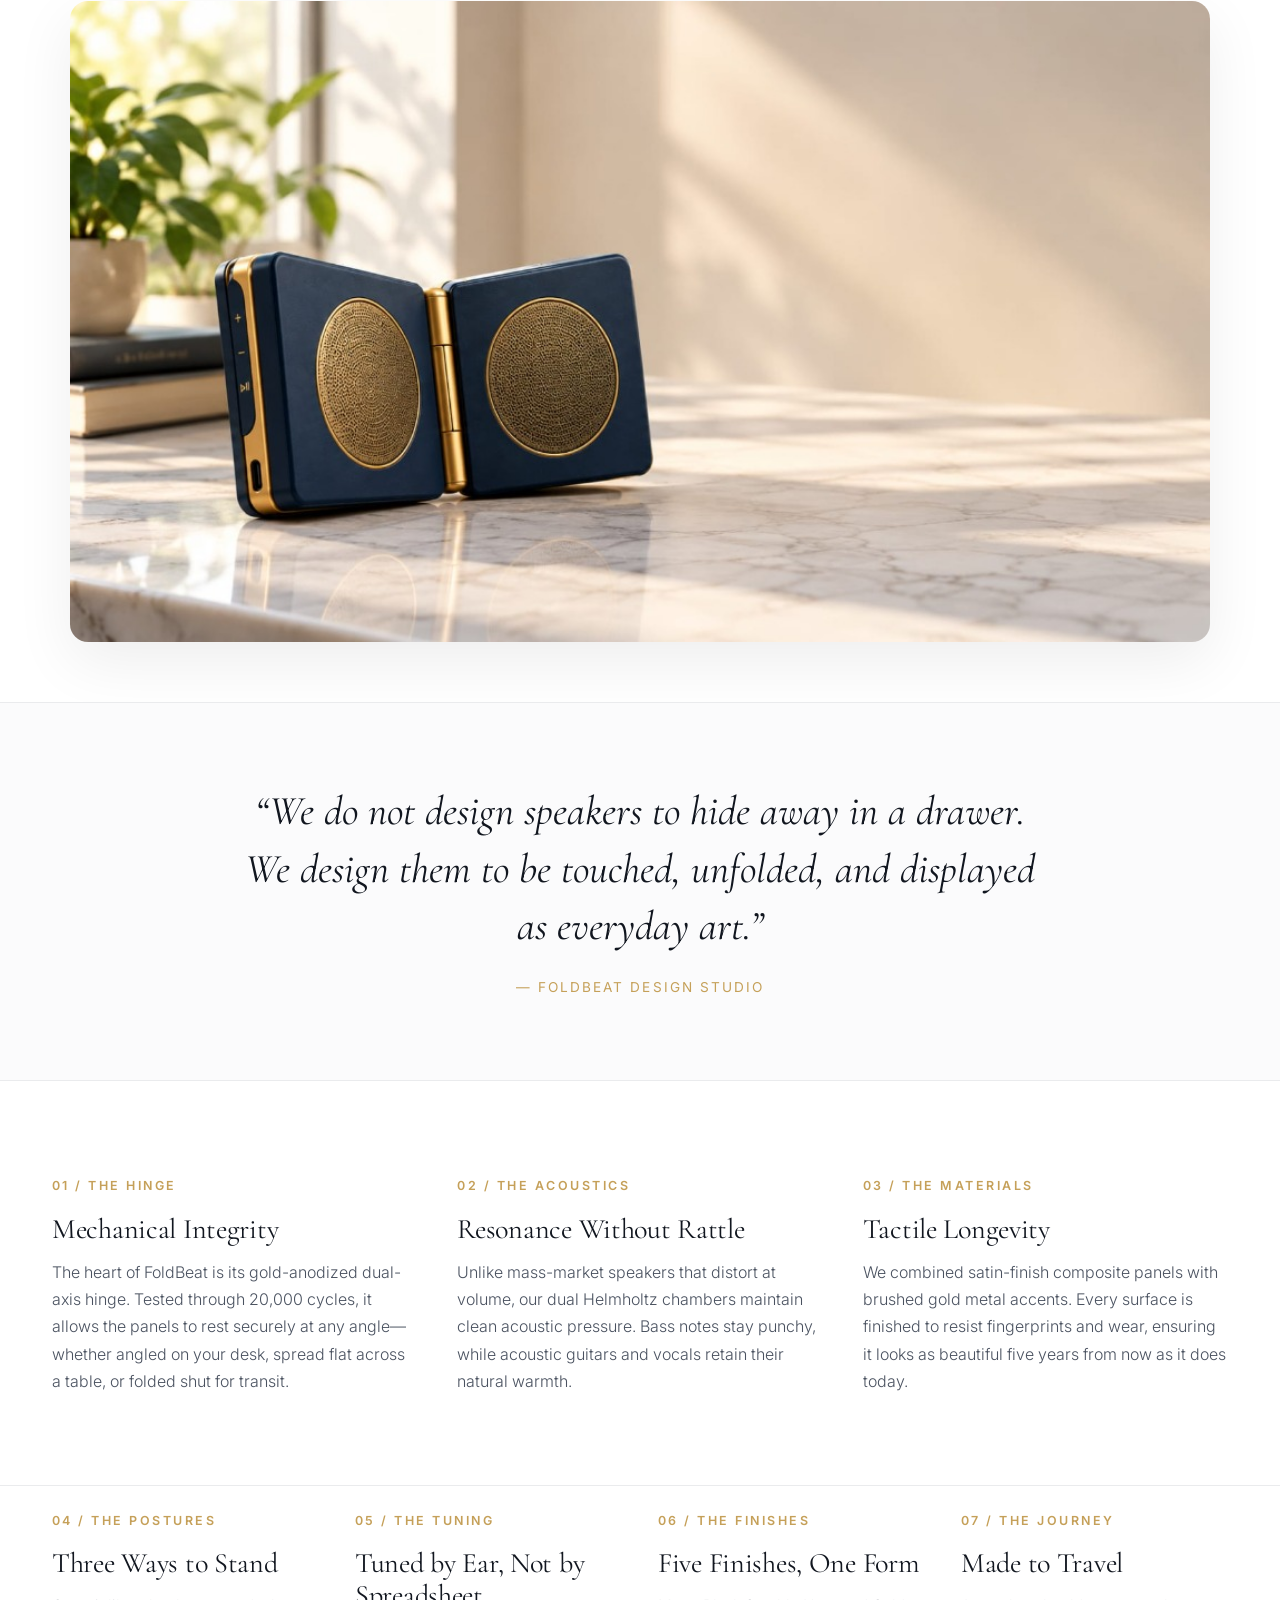
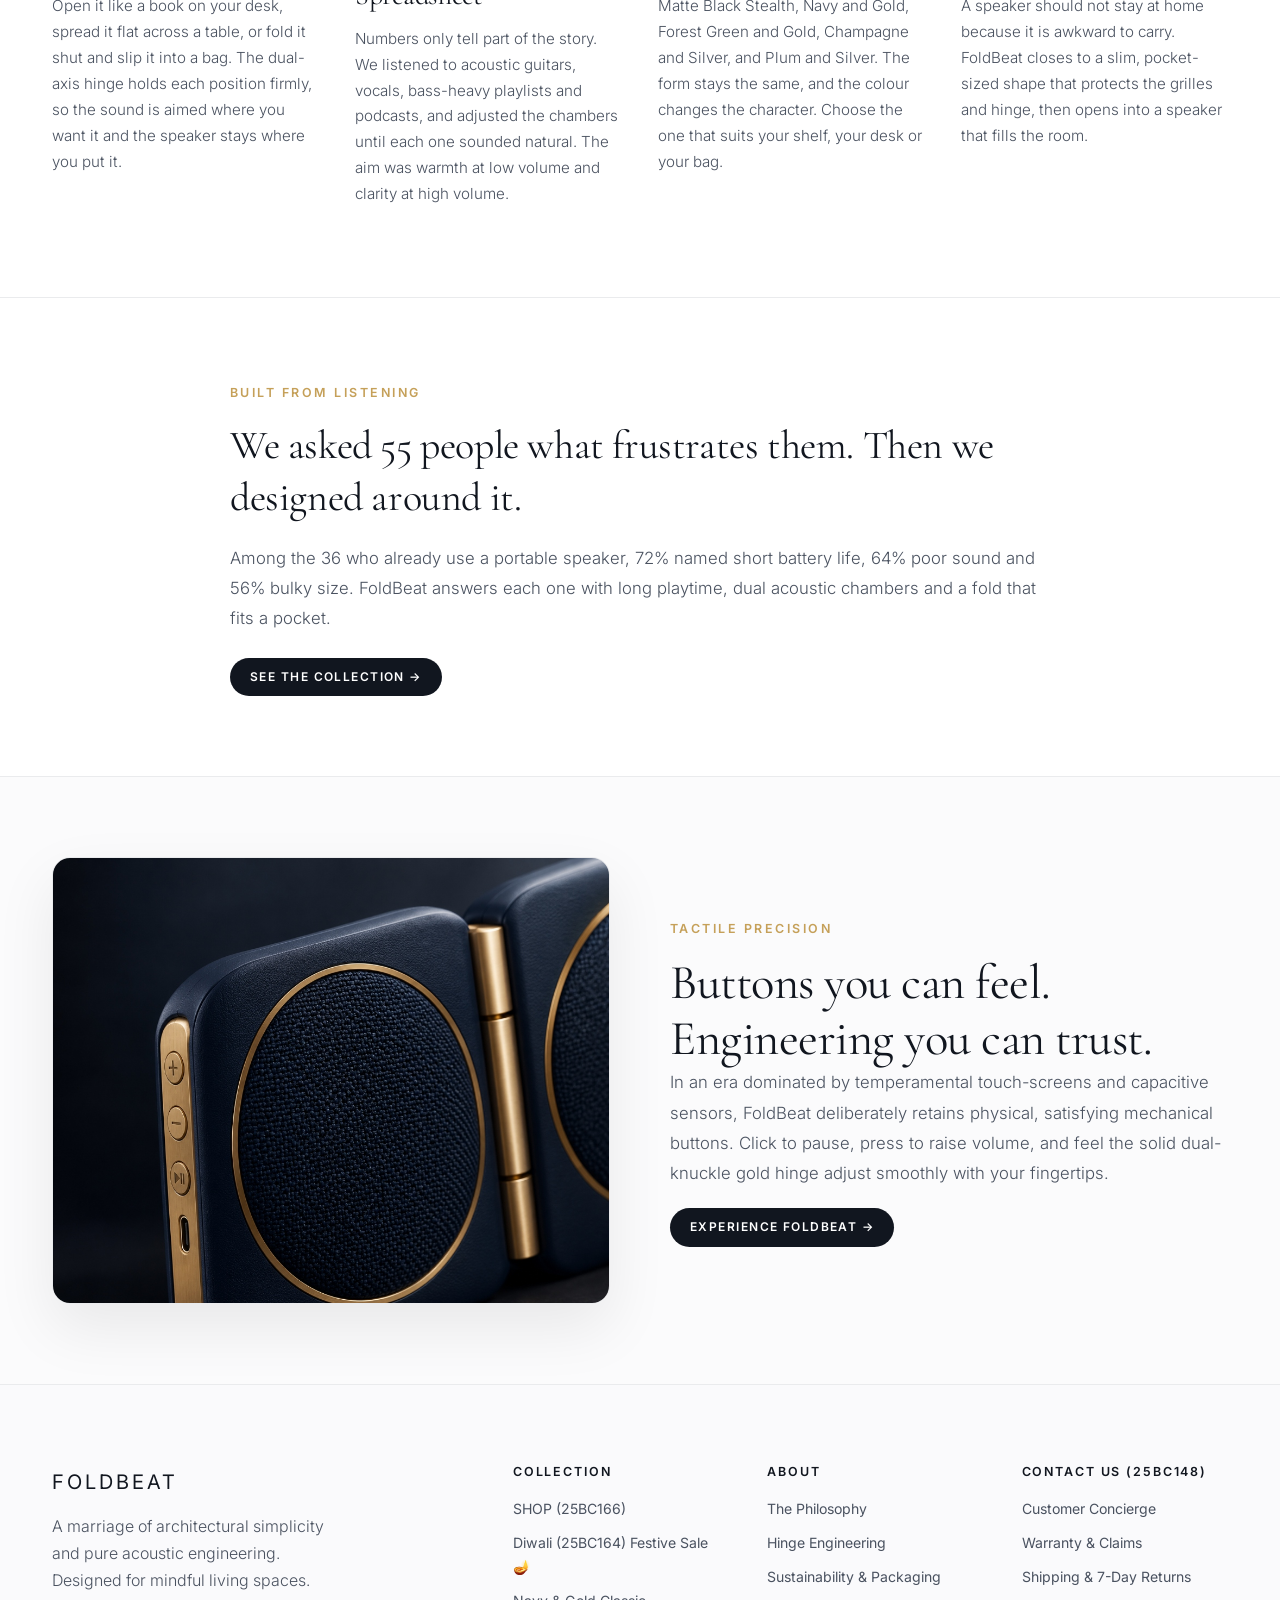
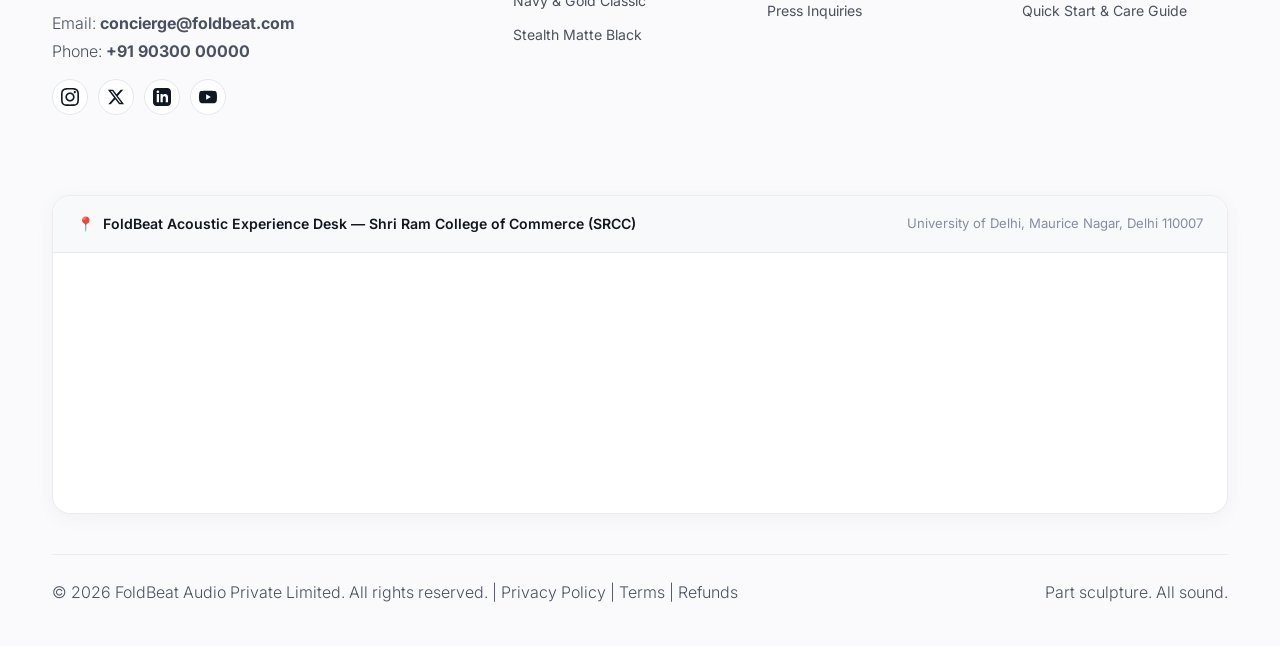
<file: story.html>
<!DOCTYPE html>
<html lang="en">
<head>
  <meta charset="UTF-8">
  <meta name="viewport" content="width=device-width, initial-scale=1.0">
  <title>The Craft (25BC149) & Philosophy | FoldBeat</title>
  
  <meta name="description" content="Discover the design philosophy and mechanical craftsmanship behind FoldBeat. Architectural sound engineered for modern living.">
  <link rel="stylesheet" href="css/styles.css">
<style>
/* Scoped Footer Social Media Icons & Map */
.footer-social-row {
  display: flex !important;
  flex-direction: row !important;
  align-items: center !important;
  gap: 10px !important;
  margin-top: 14px !important;
  margin-bottom: 20px !important;
}
.footer-social-row .social-icon-btn {
  width: 36px !important;
  height: 36px !important;
  min-width: 36px !important;
  max-width: 36px !important;
  min-height: 36px !important;
  max-height: 36px !important;
  border-radius: 50% !important;
  background: #FFFFFF !important;
  border: 1px solid #E2E8F0 !important;
  display: inline-flex !important;
  align-items: center !important;
  justify-content: center !important;
  color: #111822 !important;
  padding: 8px !important;
  box-sizing: border-box !important;
  transition: all 0.25s ease !important;
}
.footer-social-row .social-icon-btn:hover {
  background: #111822 !important;
  color: #FFFFFF !important;
  border-color: #111822 !important;
  transform: translateY(-2px) !important;
}
.footer-social-row .social-icon-btn svg {
  width: 18px !important;
  height: 18px !important;
  max-width: 18px !important;
  max-height: 18px !important;
  min-width: 18px !important;
  min-height: 18px !important;
  display: block !important;
  fill: currentColor !important;
}

/* Force header and nav to single line */
.pantheone-header__inner {
  display: flex !important;
  align-items: center !important;
  justify-content: space-between !important;
  flex-wrap: nowrap !important;
  gap: 16px !important;
}
.pantheone-nav {
  display: flex !important;
  align-items: center !important;
  flex-wrap: nowrap !important;
  gap: 20px !important;
}
.pantheone-nav a {
  font-size: 0.78rem !important;
  letter-spacing: 0.08em !important;
  white-space: nowrap !important;
}
.header-actions {
  flex-shrink: 0 !important;
}
.header-actions .btn-pantheone {
  white-space: nowrap !important;
  padding: 8px 18px !important;
}


/* Small & Side-by-Side Pamphlet Cards for Story */
.brochure-container {
  display: flex !important;
  justify-content: center !important;
  align-items: center !important;
  gap: 20px !important;
  max-width: 540px !important;
  margin: 0 auto !important;
}
.brochure-card {
  flex: 1 !important;
  max-width: 250px !important;
  background: #FFFFFF !important;
  border-radius: 12px !important;
  overflow: hidden !important;
  border: 1px solid var(--border-light) !important;
  box-shadow: 0 10px 30px rgba(0, 0, 0, 0.08) !important;
  transition: transform 0.25s ease, box-shadow 0.25s ease !important;
  text-align: center !important;
}
.brochure-card:hover {
  transform: translateY(-4px) !important;
  box-shadow: 0 16px 40px rgba(0, 0, 0, 0.14) !important;
  border-color: var(--accent-gold) !important;
}
.brochure-card img {
  width: 100% !important;
  height: 300px !important;
  object-fit: contain !important;
  display: block !important;
  background: #FAF9F6 !important;
  padding: 6px !important;
}
.brochure-badge {
  background: #FFFFFF !important;
  padding: 10px 14px !important;
  font-size: 0.78rem !important;
  font-weight: 600 !important;
  color: var(--text-primary) !important;
  border-top: 1px solid var(--border-light) !important;
  letter-spacing: 0.04em !important;
}
@media (max-width: 600px) {
  .brochure-container {
    flex-direction: row !important;
    gap: 12px !important;
  }
  .brochure-card img {
    height: 190px !important;
  }
}

</style>
</head>
<body>

  <!-- Festive Promo Strip -->
  <div class="pantheone-promo-strip">
    <span>✨ Diwali Festive Celebration: Flat 60% Off on Curated Gift Bundles</span>
    <a href="diwali-sale.html">Explore Diwali Sale →</a>
  </div>

  <!-- Minimalist Header -->
  <header class="pantheone-header">
    <div class="container pantheone-header__inner">
      <a href="index.html" class="brand-emblem-wrap">
        <img src="images/foldbeat-logo-badge.jpg" alt="FoldBeat Emblem">
        <span class="brand-title">FoldBeat</span>
      </a>

      <nav class="pantheone-nav">
        <a href="index.html">HOME (25BC165)</a>
        <a href="shop.html">SHOP (25BC166)</a>
        <a href="diwali-sale.html" class="nav-diwali-tag">Diwali (25BC164) 🪔</a>
        <a href="story.html" class="active">The Craft (25BC149)</a>
        <a href="contact.html">Contact us (25BC148)</a>
      </nav>

      <div class="header-actions">
        <a href="shop.html" class="btn-pantheone btn-dark btn-sm">Shop Now</a>
      </div>
    </div>
  </header>

  <main>

    <!-- Starting Pamphlet / Flyer Showcase (The Craft 25BC149) -->
    <section style="background: var(--bg-stone); padding: 40px 0 24px; border-bottom: 1px solid var(--border-light); text-align: center;">
      <div class="container">
        <span class="editorial-sub">Official Craft Edition</span>
        <h2 style="font-size: 2.1rem; margin-bottom: 8px;">The Craft of FoldBeat (25BC149)</h2>
        <p style="color: var(--text-secondary); max-width: 580px; margin: 0 auto 24px; font-size: 0.95rem;">
          Explore our design philosophy, mechanical hinge development, and acoustic architecture showcase below.
        </p>

        <!-- Compact Side-by-Side Pamphlet Cards -->
        <div class="brochure-container">
          <div class="brochure-card">
            <a href="images/bhoomi-1.jpeg" target="_blank" title="Click to view full brochure">
              <img src="images/bhoomi-1.jpeg" alt="The Craft Official Brochure Front (25BC149)">
            </a>
            <div class="brochure-badge">Official Brochure (Front) 🔍</div>
          </div>

          <div class="brochure-card">
            <a href="images/bhoomi-2.jpeg" target="_blank" title="Click to view full brochure">
              <img src="images/bhoomi-2.jpeg" alt="The Craft Acoustic Specs Back (25BC149)">
            </a>
            <div class="brochure-badge">Acoustic Specs (Back) 🔍</div>
          </div>
        </div>

        <!-- Video Showcase Section -->
        <div class="home-video-wrapper" style="max-width: 820px; margin: 36px auto 0;">
          <div style="position: relative; width: 100%; padding-top: 56.25%; border-radius: 16px; overflow: hidden; box-shadow: 0 16px 48px rgba(0, 0, 0, 0.12); border: 1px solid var(--border-light); background: #000000;">
            <iframe 
              src="https://drive.google.com/file/d/1m2CRYtTTmMOgORzGthVFdzrBPZAv3Eev/preview" 
              style="position: absolute; top: 0; left: 0; width: 100%; height: 100%; border: none;" 
              allow="autoplay; encrypted-media; fullscreen" 
              allowfullscreen 
              title="FoldBeat Official Product Video">
            </iframe>
          </div>
          <div style="margin-top: 12px; display: flex; justify-content: center; align-items: center; gap: 8px;">
            <span style="font-size: 0.8rem; font-weight: 600; text-transform: uppercase; letter-spacing: 0.08em; color: var(--accent-gold);">🎬 FoldBeat in Motion</span>
            <span style="color: var(--text-secondary); font-size: 0.85rem;">— Acoustic Demo & Concept Video</span>
          </div>
        </div>
      </div>
    </section>


    <!-- Story Hero -->
    <section class="story-header-section">
      <div class="container">
        <span class="editorial-sub">Our Philosophy</span>
        <h1>Form follows acoustic emotion.</h1>
        <p class="lead" style="max-width: 720px; margin-inline: auto; font-size: 1.15rem; color: var(--text-secondary); line-height: 1.8;">
          FoldBeat was founded on a simple realization: Most portable speakers look like disposable plastic toys that clash with thoughtful living spaces. We set out to design a speaker that sits naturally alongside marble, ceramics, art books, and sunlight.
        </p>

        <div class="hero-photo-frame" style="margin-top: 50px;">
          <img src="images/foldbeat-marble-sunlight.jpg" alt="FoldBeat architectural design on marble in sunlight">
        </div>
      </div>
    </section>

    <!-- Large Editorial Quote (Pantheone Signature) -->
    <section class="story-quote-block">
      <div class="container">
        <blockquote class="story-quote">
          “We do not design speakers to hide away in a drawer. We design them to be touched, unfolded, and displayed as everyday art.”
        </blockquote>
        <span style="font-size: 0.85rem; text-transform: uppercase; letter-spacing: 0.15em; color: var(--accent-gold);">
          — FoldBeat Design Studio
        </span>
      </div>
    </section>

    <!-- 3 Pillars of Craftsmanship -->
    <section style="padding: 90px 0;">
      <div class="container">
        <div style="display: grid; grid-template-columns: repeat(3, 1fr); gap: 40px;">
          
          <div>
            <span class="editorial-sub">01 / The Hinge</span>
            <h3 style="margin-bottom: 14px;">Mechanical Integrity</h3>
            <p>
              The heart of FoldBeat is its gold-anodized dual-axis hinge. Tested through 20,000 cycles, it allows the panels to rest securely at any angle—whether angled on your desk, spread flat across a table, or folded shut for transit.
            </p>
          </div>

          <div>
            <span class="editorial-sub">02 / The Acoustics</span>
            <h3 style="margin-bottom: 14px;">Resonance Without Rattle</h3>
            <p>
              Unlike mass-market speakers that distort at volume, our dual Helmholtz chambers maintain clean acoustic pressure. Bass notes stay punchy, while acoustic guitars and vocals retain their natural warmth.
            </p>
          </div>

          <div>
            <span class="editorial-sub">03 / The Materials</span>
            <h3 style="margin-bottom: 14px;">Tactile Longevity</h3>
            <p>
              We combined satin-finish composite panels with brushed gold metal accents. Every surface is finished to resist fingerprints and wear, ensuring it looks as beautiful five years from now as it does today.
            </p>
          </div>

        </div>
      </div>
    </section>

    
    <!-- Additional Pillars of Craft (04 - 07) -->
    <section style="padding: 20px 0 90px; border-top: 1px solid var(--border-light);">
      <div class="container">
        <div style="display: grid; grid-template-columns: repeat(auto-fit, minmax(240px, 1fr)); gap: 36px;">
          
          <div>
            <span class="editorial-sub">04 / The Postures</span>
            <h3 style="margin-bottom: 14px;">Three Ways to Stand</h3>
            <p style="color: var(--text-secondary); line-height: 1.7; font-size: 0.95rem;">
              Open it like a book on your desk, spread it flat across a table, or fold it shut and slip it into a bag. The dual-axis hinge holds each position firmly, so the sound is aimed where you want it and the speaker stays where you put it.
            </p>
          </div>

          <div>
            <span class="editorial-sub">05 / The Tuning</span>
            <h3 style="margin-bottom: 14px;">Tuned by Ear, Not by Spreadsheet</h3>
            <p style="color: var(--text-secondary); line-height: 1.7; font-size: 0.95rem;">
              Numbers only tell part of the story. We listened to acoustic guitars, vocals, bass-heavy playlists and podcasts, and adjusted the chambers until each one sounded natural. The aim was warmth at low volume and clarity at high volume.
            </p>
          </div>

          <div>
            <span class="editorial-sub">06 / The Finishes</span>
            <h3 style="margin-bottom: 14px;">Five Finishes, One Form</h3>
            <p style="color: var(--text-secondary); line-height: 1.7; font-size: 0.95rem;">
              Matte Black Stealth, Navy and Gold, Forest Green and Gold, Champagne and Silver, and Plum and Silver. The form stays the same, and the colour changes the character. Choose the one that suits your shelf, your desk or your bag.
            </p>
          </div>

          <div>
            <span class="editorial-sub">07 / The Journey</span>
            <h3 style="margin-bottom: 14px;">Made to Travel</h3>
            <p style="color: var(--text-secondary); line-height: 1.7; font-size: 0.95rem;">
              A speaker should not stay at home because it is awkward to carry. FoldBeat closes to a slim, pocket-sized shape that protects the grilles and hinge, then opens into a speaker that fills the room.
            </p>
          </div>

        </div>
      </div>
    </section>


    <!-- Built From Listening Research Feature -->
    <section style="padding: 80px 0; background: #FFFFFF; border-top: 1px solid var(--border-light);">
      <div class="container">
        <div style="max-width: 820px; margin: 0 auto; text-align: left;">
          <span class="editorial-sub">Built From Listening</span>
          <h2 style="font-size: clamp(1.8rem, 3.2vw, 2.5rem); margin-bottom: 20px; line-height: 1.3;">We asked 55 people what frustrates them. Then we designed around it.</h2>
          <p style="font-size: 1.05rem; line-height: 1.8; margin-bottom: 24px; color: var(--text-secondary);">
            Among the 36 who already use a portable speaker, 72% named short battery life, 64% poor sound and 56% bulky size. FoldBeat answers each one with long playtime, dual acoustic chambers and a fold that fits a pocket.
          </p>
          <a href="shop.html" class="btn-pantheone btn-dark btn-sm">See the collection &rarr;</a>
        </div>
      </div>
    </section>

<!-- Close-up Macro Showcase -->
    <section style="padding: 80px 0; background: var(--bg-stone); border-top: 1px solid var(--border-light);">
      <div class="container">
        <div style="display: grid; grid-template-columns: 1fr 1fr; gap: 60px; align-items: center;">
          <div class="macro-photo-wrap">
            <img src="images/foldbeat-macro-detail.jpg" alt="FoldBeat macro close-up of gold hinge and buttons">
          </div>
          <div>
            <span class="editorial-sub">Tactile Precision</span>
            <h2>Buttons you can feel. Engineering you can trust.</h2>
            <p style="font-size: 1.05rem; line-height: 1.8; margin-bottom: 20px;">
              In an era dominated by temperamental touch-screens and capacitive sensors, FoldBeat deliberately retains physical, satisfying mechanical buttons. Click to pause, press to raise volume, and feel the solid dual-knuckle gold hinge adjust smoothly with your fingertips.
            </p>
            <a href="shop.html" class="btn-pantheone btn-dark btn-sm">Experience FoldBeat →</a>
          </div>
        </div>
      </div>
    </section>

  </main>

  <!-- Minimalist Footer -->
  <footer class="pantheone-footer">
    <div class="container">
      <div class="footer-main-grid">
        <div>
          <div class="footer-brand-title">FoldBeat</div>
          <p style="max-width: 300px; margin-bottom: 16px;">
            A marriage of architectural simplicity and pure acoustic engineering. Designed for mindful living spaces.
          </p>
          <p>Email: <strong>concierge@foldbeat.com</strong></p>
          <p>Phone: <strong>+91 90300 00000</strong></p>

          <!-- Social Media Icons -->
          <div class="footer-social-row">
            <a href="https://instagram.com/foldbeat" target="_blank" rel="noopener" class="social-icon-btn" aria-label="Instagram">
              <svg viewBox="0 0 24 24" width="18" height="18" style="width:18px;height:18px;max-width:18px;max-height:18px;display:block;fill:currentColor;"><path d="M12 2.163c3.204 0 3.584.012 4.85.07 3.252.148 4.771 1.691 4.919 4.919.058 1.265.069 1.645.069 4.849 0 3.205-.012 3.584-.069 4.849-.149 3.225-1.664 4.771-4.919 4.919-1.266.058-1.644.07-4.85.07-3.204 0-3.584-.012-4.849-.07-3.26-.149-4.771-1.699-4.919-4.92-.058-1.265-.07-1.644-.07-4.849 0-3.204.013-3.583.07-4.849.149-3.227 1.664-4.771 4.919-4.919 1.266-.057 1.645-.069 4.849-.069zm0-2.163c-3.259 0-3.667.014-4.947.072-4.358.2-6.78 2.618-6.98 6.98-.059 1.281-.073 1.689-.073 4.948 0 3.259.014 3.668.072 4.948.2 4.358 2.618 6.78 6.98 6.98 1.281.058 1.689.072 4.948.072 3.259 0 3.668-.014 4.948-.072 4.354-.2 6.782-2.618 6.979-6.98.059-1.28.073-1.689.073-4.948 0-3.259-.014-3.667-.072-4.947-.196-4.354-2.617-6.78-6.979-6.98-1.281-.059-1.69-.073-4.949-.073zm0 5.838c-3.403 0-6.162 2.759-6.162 6.162s2.759 6.163 6.162 6.163 6.162-2.759 6.162-6.163c0-3.403-2.759-6.162-6.162-6.162zm0 10.162c-2.209 0-4-1.79-4-4 0-2.209 1.791-4 4-4s4 1.791 4 4c0 2.21-1.791 4-4 4zm6.406-11.845c-.796 0-1.441.645-1.441 1.44s.645 1.44 1.441 1.44c.795 0 1.439-.645 1.439-1.44s-.644-1.44-1.439-1.44z"/></svg>
            </a>
            <a href="https://twitter.com/foldbeat" target="_blank" rel="noopener" class="social-icon-btn" aria-label="X / Twitter">
              <svg viewBox="0 0 24 24" width="18" height="18" style="width:18px;height:18px;max-width:18px;max-height:18px;display:block;fill:currentColor;"><path d="M18.244 2.25h3.308l-7.227 8.26 8.502 11.24H16.17l-5.214-6.817L4.99 21.75H1.68l7.73-8.835L1.254 2.25H8.08l4.713 6.231zm-1.161 17.52h1.833L7.084 4.126H5.117z"/></svg>
            </a>
            <a href="https://linkedin.com/company/foldbeat" target="_blank" rel="noopener" class="social-icon-btn" aria-label="LinkedIn">
              <svg viewBox="0 0 24 24" width="18" height="18" style="width:18px;height:18px;max-width:18px;max-height:18px;display:block;fill:currentColor;"><path d="M19 0h-14c-2.761 0-5 2.239-5 5v14c0 2.761 2.239 5 5 5h14c2.762 0 5-2.239 5-5v-14c0-2.761-2.238-5-5-5zm-11 19h-3v-11h3v11zm-1.5-12.268c-.966 0-1.75-.79-1.75-1.764s.784-1.764 1.75-1.764 1.75.79 1.75 1.764-.783 1.764-1.75 1.764zm13.5 12.268h-3v-5.604c0-3.368-4-3.113-4 0v5.604h-3v-11h3v1.765c1.396-2.586 7-2.777 7 2.476v6.759z"/></svg>
            </a>
            <a href="https://youtube.com/@foldbeat" target="_blank" rel="noopener" class="social-icon-btn" aria-label="YouTube">
              <svg viewBox="0 0 24 24" width="18" height="18" style="width:18px;height:18px;max-width:18px;max-height:18px;display:block;fill:currentColor;"><path d="M23.498 6.186a3.016 3.016 0 0 0-2.122-2.136C19.505 3.545 12 3.545 12 3.545s-7.505 0-9.377.505A3.017 3.017 0 0 0 .502 6.186C0 8.07 0 12 0 12s0 3.93.502 5.814a3.016 3.016 0 0 0 2.122 2.136c1.871.505 9.376.505 9.376.505s7.505 0 9.377-.505a3.015 3.015 0 0 0 2.122-2.136C24 15.93 24 12 24 12s0-3.93-.502-5.814zM9.545 15.568V8.432L15.818 12l-6.273 3.568z"/></svg>
            </a>
          </div>
        </div>

        <div>
          <h4 class="footer-col-title">Collection</h4>
          <ul class="footer-menu-list">
            <li><a href="shop.html">SHOP (25BC166)</a></li>
            <li><a href="diwali-sale.html">Diwali (25BC164) Festive Sale 🪔</a></li>
            <li><a href="shop.html">Navy & Gold Classic</a></li>
            <li><a href="shop.html">Stealth Matte Black</a></li>
          </ul>
        </div>

        <div>
          <h4 class="footer-col-title">About</h4>
          <ul class="footer-menu-list">
            <li><a href="story.html">The Philosophy</a></li>
            <li><a href="story.html">Hinge Engineering</a></li>
            <li><a href="contact.html#shipping">Sustainability & Packaging</a></li>
            <li><a href="contact.html#contact">Press Inquiries</a></li>
          </ul>
        </div>

        <div>
          <h4 class="footer-col-title">Contact us (25BC148)</h4>
          <ul class="footer-menu-list">
            <li><a href="contact.html#contact">Customer Concierge</a></li>
            <li><a href="contact.html#warranty">Warranty & Claims</a></li>
            <li><a href="contact.html#returns">Shipping & 7-Day Returns</a></li>
            <li><a href="contact.html#care">Quick Start & Care Guide</a></li>
          </ul>
        </div>
      </div>

      <!-- Embedded Google Map: Shri Ram College of Commerce -->
      <div class="footer-map-container">
        <div class="footer-map-header">
          <div class="footer-map-title">
            <span>📍</span>
            <span>FoldBeat Acoustic Experience Desk — Shri Ram College of Commerce (SRCC)</span>
          </div>
          <div class="footer-map-address">University of Delhi, Maurice Nagar, Delhi 110007</div>
        </div>
        <iframe 
          class="footer-map-iframe" 
          src="https://maps.google.com/maps?q=Shri+Ram+College+of+Commerce+Delhi&t=&z=15&ie=UTF8&iwloc=&output=embed" 
          loading="lazy" 
          title="Shri Ram College of Commerce Location Map"
          allowfullscreen>
        </iframe>
      </div>

      <div class="footer-bottom-bar">
        <p>&copy; 2026 FoldBeat Audio Private Limited. All rights reserved. | <a href="contact.html#trust">Privacy Policy</a> | <a href="contact.html#trust">Terms</a> | <a href="contact.html#returns">Refunds</a></p>
        <p>Part sculpture. All sound.</p>
      </div>
    </div>
  </footer>

</body>
</html>
</file>
<file: css/styles.css>
/* ============================================================
   FOLDBEAT — Pantheone Audio Inspired Architecture
   Style: Minimalist, Sculptural, Architectural Luxury
   Background: Pure White (#FFFFFF) & Soft Stone (#FBFBFC)
   Typography: Cormorant Garamond (Editorial Serif) + Inter (Sans)
   ============================================================ */

@import url('https://fonts.googleapis.com/css2?family=Cormorant+Garamond:ital,wght@0,300;0,400;0,500;0,600;1,400;1,600&family=Inter:wght@300;400;500;600;700&display=swap');

:root {
  --bg-white:        #FFFFFF;
  --bg-stone:        #FBFBFC;
  --bg-warm:         #F7F6F4;
  --bg-card:         #FFFFFF;
  --bg-dark:         #111822;

  --text-primary:    #11161F;
  --text-secondary:  #4A5260;
  --text-muted:      #868E9E;
  --text-light:      #B0B6C2;
  --text-white:      #FFFFFF;

  --accent-gold:     #C5A059;
  --accent-gold-soft:#F9F5EC;
  --accent-navy:     #122036;

  --border-light:    #EAEBED;
  --border-subtle:   #F0F1F3;
  --border-gold:     rgba(197, 160, 89, 0.35);

  --font-serif:      'Cormorant Garamond', Georgia, serif;
  --font-sans:       'Inter', -apple-system, BlinkMacSystemFont, sans-serif;

  --radius-sm:       4px;
  --radius-md:       10px;
  --radius-lg:       18px;
  --radius-pill:     9999px;

  --shadow-subtle:   0 4px 20px rgba(0, 0, 0, 0.04);
  --shadow-hover:    0 12px 35px rgba(0, 0, 0, 0.08);

  --container-max:   1240px;
  --container-narrow:980px;
}

/* Base Reset */
*, *::before, *::after {
  box-sizing: border-box;
  margin: 0;
  padding: 0;
}

html {
  scroll-behavior: smooth;
  font-size: 16px;
  background-color: var(--bg-white);
  color: var(--text-primary);
}

body {
  background: var(--bg-white);
  font-family: var(--font-sans);
  color: var(--text-secondary);
  line-height: 1.7;
  -webkit-font-smoothing: antialiased;
}

h1, h2, h3, h4 {
  font-family: var(--font-serif);
  color: var(--text-primary);
  font-weight: 400;
  line-height: 1.15;
  letter-spacing: -0.01em;
}

h1 { font-size: clamp(2.5rem, 5vw, 4.2rem); }
h2 { font-size: clamp(2rem, 3.8vw, 3.2rem); }
h3 { font-size: clamp(1.4rem, 2.2vw, 1.85rem); }
h4 { font-size: 1.15rem; font-weight: 500; }

p {
  font-size: 1rem;
  color: var(--text-secondary);
  font-weight: 300;
}

a {
  color: inherit;
  text-decoration: none;
  transition: color 0.2s ease, opacity 0.2s ease;
}

img {
  display: block;
  max-width: 100%;
}

button {
  font-family: inherit;
  cursor: pointer;
  border: none;
  background: none;
}

.container {
  width: 100%;
  max-width: var(--container-max);
  margin-inline: auto;
  padding-inline: 32px;
}
.container-narrow {
  max-width: var(--container-narrow);
}

/* ============================================================
   TOP FESTIVE ANNOUNCEMENT BANNER
   ============================================================ */
.pantheone-promo-strip {
  background: #111822;
  color: #FFFFFF;
  font-size: 0.82rem;
  font-weight: 400;
  letter-spacing: 0.08em;
  text-transform: uppercase;
  padding: 10px 20px;
  text-align: center;
  display: flex;
  align-items: center;
  justify-content: center;
  gap: 14px;
}
.pantheone-promo-strip a {
  color: var(--accent-gold);
  text-decoration: underline;
  text-underline-offset: 3px;
  font-weight: 600;
}
.pantheone-promo-strip a:hover {
  color: #FFFFFF;
}

/* ============================================================
   MINIMALIST PANTHEONE HEADER
   ============================================================ */
.pantheone-header {
  position: sticky;
  top: 0;
  z-index: 1000;
  background: rgba(255, 255, 255, 0.94);
  backdrop-filter: blur(14px);
  -webkit-backdrop-filter: blur(14px);
  border-bottom: 1px solid var(--border-light);
  transition: all 0.25s ease;
}
.pantheone-header__inner {
  display: flex;
  align-items: center;
  justify-content: space-between;
  height: 80px;
}

.brand-emblem-wrap {
  display: flex;
  align-items: center;
  gap: 12px;
}
.brand-emblem-wrap img {
  height: 38px;
  width: 38px;
  object-fit: cover;
  border-radius: 6px;
}
.brand-title {
  font-family: var(--font-sans);
  font-size: 1.15rem;
  font-weight: 700;
  letter-spacing: 0.15em;
  color: var(--text-primary);
  text-transform: uppercase;
}

/* Main Navigation Menu across all 5 pages */
.pantheone-header__inner {
  display: flex;
  align-items: center;
  justify-content: space-between;
  height: 80px;
  gap: 20px;
}

.pantheone-nav {
  display: flex;
  align-items: center;
  flex-wrap: nowrap;
  gap: 22px;
}
.pantheone-nav a {
  font-size: 0.78rem;
  font-weight: 500;
  text-transform: uppercase;
  letter-spacing: 0.08em;
  white-space: nowrap;
  color: var(--text-secondary);
  position: relative;
  padding-block: 4px;
}
.pantheone-nav a::after {
  content: '';
  position: absolute;
  bottom: 0;
  left: 0;
  width: 0%;
  height: 1px;
  background: var(--text-primary);
  transition: width 0.25s ease;
}
.pantheone-nav a:hover::after,
.pantheone-nav a.active::after {
  width: 100%;
}
.pantheone-nav a.active {
  color: var(--text-primary);
  font-weight: 600;
}
.pantheone-nav a.nav-diwali-tag {
  color: #B45309;
  font-weight: 600;
}
.pantheone-nav a.nav-diwali-tag::after {
  background: #B45309;
}

.header-actions {
  display: flex;
  align-items: center;
  flex-shrink: 0;
  gap: 12px;
}

/* Refined Pill Buttons */
.btn-pantheone {
  display: inline-flex;
  align-items: center;
  justify-content: center;
  font-size: 0.8rem;
  font-weight: 600;
  text-transform: uppercase;
  letter-spacing: 0.12em;
  padding: 13px 28px;
  border-radius: var(--radius-pill);
  transition: all 0.25s ease;
}
.btn-dark {
  background: var(--text-primary);
  color: var(--text-white);
}
.btn-dark:hover {
  background: #252F3F;
  transform: translateY(-1px);
}
.btn-gold {
  background: var(--accent-gold);
  color: #FFFFFF;
}
.btn-gold:hover {
  background: #B38F46;
  transform: translateY(-1px);
}
.btn-outline {
  border: 1px solid var(--text-primary);
  color: var(--text-primary);
}
.btn-outline:hover {
  background: var(--text-primary);
  color: var(--text-white);
}
.btn-sm {
  padding: 9px 20px;
  font-size: 0.75rem;
}

/* ============================================================
   PAGE BANNER & HERO SECTIONS (Pantheone Minimalist Style)
   ============================================================ */
.editorial-hero {
  padding: 80px 0 100px;
  background: var(--bg-white);
  text-align: center;
  position: relative;
}
.editorial-sub {
  font-family: var(--font-sans);
  font-size: 0.78rem;
  font-weight: 600;
  text-transform: uppercase;
  letter-spacing: 0.2em;
  color: var(--accent-gold);
  margin-bottom: 16px;
  display: inline-block;
}
.editorial-hero h1 {
  max-width: 850px;
  margin-inline: auto;
  margin-bottom: 24px;
}
.editorial-hero p.lead {
  max-width: 620px;
  margin-inline: auto;
  font-size: 1.15rem;
  color: var(--text-secondary);
  font-weight: 300;
  line-height: 1.7;
  margin-bottom: 40px;
}

/* Large Full-Width Lifestyle Product Stage */
.hero-photo-frame {
  max-width: 1140px;
  margin-inline: auto;
  border-radius: var(--radius-lg);
  overflow: hidden;
  box-shadow: 0 20px 60px rgba(0, 0, 0, 0.07);
}
.hero-photo-frame img {
  width: 100%;
  height: auto;
  display: block;
}

/* ============================================================
   SCULPTURAL HIGHLIGHTS / 2-COLUMN STORYTELLING
   ============================================================ */
.split-feature-section {
  padding: 100px 0;
  border-top: 1px solid var(--border-subtle);
}
.split-feature-grid {
  display: grid;
  grid-template-columns: 1fr 1fr;
  gap: 72px;
  align-items: center;
}
.split-feature-grid.reverse {
  direction: rtl;
}
.split-feature-grid.reverse > * {
  direction: ltr;
}
.split-image-wrap {
  border-radius: var(--radius-lg);
  overflow: hidden;
  box-shadow: var(--shadow-subtle);
  background: var(--bg-stone);
}
.split-image-wrap img {
  width: 100%;
  height: auto;
  display: block;
}
.split-content h2 {
  margin-bottom: 20px;
}
.split-content p {
  font-size: 1.05rem;
  line-height: 1.8;
  margin-bottom: 24px;
}
.feature-spec-pills {
  display: flex;
  gap: 20px;
  margin-top: 28px;
  border-top: 1px solid var(--border-light);
  padding-top: 24px;
}
.spec-pill-item span.number {
  font-family: var(--font-serif);
  font-size: 1.8rem;
  color: var(--text-primary);
  display: block;
  line-height: 1;
  margin-bottom: 4px;
}
.spec-pill-item span.label {
  font-size: 0.75rem;
  text-transform: uppercase;
  letter-spacing: 0.1em;
  color: var(--text-muted);
}

/* ============================================================
   SHOP / PRODUCT PAGE ARCHITECTURE (shop.html)
   ============================================================ */
.shop-hero {
  padding: 60px 0 100px;
}
.shop-grid {
  display: grid;
  grid-template-columns: 1.1fr 0.9fr;
  gap: 60px;
  align-items: start;
}
.shop-sticky-gallery {
  position: sticky;
  top: 100px;
}
.shop-main-frame {
  border-radius: var(--radius-lg);
  overflow: hidden;
  background: var(--bg-stone);
  border: 1px solid var(--border-light);
  padding: 24px;
  text-align: center;
  margin-bottom: 16px;
}
.shop-main-frame img {
  max-height: 480px;
  margin-inline: auto;
  object-fit: contain;
  transition: opacity 0.25s ease;
}
.shop-thumb-row {
  display: grid;
  grid-template-columns: repeat(5, 1fr);
  gap: 12px;
}
.shop-thumb {
  background: var(--bg-stone);
  border: 1.5px solid var(--border-light);
  border-radius: var(--radius-md);
  padding: 6px;
  cursor: pointer;
  transition: all 0.2s ease;
  text-align: center;
}
.shop-thumb img {
  height: 48px;
  margin-inline: auto;
  object-fit: contain;
}
.shop-thumb span {
  font-size: 0.68rem;
  color: var(--text-muted);
  display: block;
  margin-top: 4px;
  font-weight: 500;
}
.shop-thumb.active, .shop-thumb:hover {
  border-color: var(--text-primary);
}
.shop-thumb.active span {
  color: var(--text-primary);
  font-weight: 700;
}

.shop-buy-column {
  padding: 10px 0;
}
.product-edition-tag {
  font-size: 0.75rem;
  text-transform: uppercase;
  letter-spacing: 0.15em;
  color: var(--accent-gold);
  font-weight: 600;
  margin-bottom: 8px;
}
.product-headline {
  font-size: 3rem;
  margin-bottom: 8px;
}
.product-short-desc {
  font-size: 1.05rem;
  color: var(--text-secondary);
  margin-bottom: 24px;
}
.product-pricing-box {
  display: flex;
  align-items: baseline;
  gap: 16px;
  margin-bottom: 24px;
  padding-bottom: 20px;
  border-bottom: 1px solid var(--border-light);
}
.product-pricing-box .live-price {
  font-family: var(--font-serif);
  font-size: 2.8rem;
  color: var(--text-primary);
  font-weight: 600;
}
.product-pricing-box .mrp-price {
  font-size: 1.25rem;
  color: var(--text-light);
  text-decoration: line-through;
}
.product-pricing-box .badge-off {
  background: #FEF3C7;
  color: #92400E;
  font-size: 0.75rem;
  font-weight: 700;
  padding: 3px 10px;
  border-radius: var(--radius-pill);
}

.finish-selection-label {
  font-size: 0.85rem;
  color: var(--text-primary);
  font-weight: 600;
  margin-bottom: 12px;
}
.finish-swatches-row {
  display: flex;
  gap: 12px;
  margin-bottom: 30px;
}
.finish-dot {
  width: 36px;
  height: 36px;
  border-radius: 50%;
  border: 2px solid transparent;
  cursor: pointer;
  transition: all 0.2s ease;
}
.finish-dot.active {
  border-color: var(--text-primary);
  box-shadow: 0 0 0 3px rgba(17, 24, 34, 0.15);
  transform: scale(1.1);
}
.f-navy  { background: #15243B; }
.f-black { background: #1B1B1D; }
.f-green { background: #1A3824; }
.f-champagne { background: #D9CEBA; }
.f-plum  { background: #3E1B38; }

.shop-cta-actions {
  display: flex;
  flex-direction: column;
  gap: 12px;
  margin-bottom: 36px;
}

.box-contents-list {
  background: var(--bg-stone);
  border-radius: var(--radius-md);
  padding: 24px;
  margin-top: 24px;
}
.box-contents-list h4 {
  margin-bottom: 12px;
  font-family: var(--font-sans);
  font-size: 0.9rem;
  text-transform: uppercase;
  letter-spacing: 0.1em;
}
.box-contents-list ul {
  list-style: none;
  display: flex;
  flex-direction: column;
  gap: 8px;
  font-size: 0.88rem;
  color: var(--text-secondary);
}
.box-contents-list li::before {
  content: '— ';
  color: var(--accent-gold);
}

/* ============================================================
   DIWALI FESTIVE SALE PAGE (diwali-sale.html)
   ============================================================ */
.diwali-hero {
  padding: 90px 0 80px;
  background: linear-gradient(180deg, #FFFDF8 0%, #FAF6ED 100%);
  text-align: center;
  position: relative;
  overflow: hidden;
}
.diwali-motif {
  font-size: 1.8rem;
  color: var(--accent-gold);
  margin-bottom: 12px;
}
.diwali-title {
  font-size: clamp(2.8rem, 5.5vw, 4.6rem);
  color: #1A2433;
  margin-bottom: 18px;
}
.diwali-sub {
  font-size: 1.2rem;
  color: #5C5242;
  max-width: 680px;
  margin-inline: auto;
  margin-bottom: 36px;
}
.diwali-coupon-pill {
  display: inline-flex;
  align-items: center;
  gap: 12px;
  background: #FFFFFF;
  border: 1px dashed var(--accent-gold);
  padding: 10px 24px;
  border-radius: var(--radius-pill);
  font-size: 0.88rem;
  font-weight: 600;
  box-shadow: var(--shadow-subtle);
  margin-bottom: 40px;
}
.diwali-coupon-pill code {
  color: #B45309;
  font-weight: 700;
  letter-spacing: 0.1em;
}

.festive-gift-grid {
  display: grid;
  grid-template-columns: repeat(3, 1fr);
  gap: 28px;
  margin-top: 48px;
}
.festive-gift-card {
  background: #FFFFFF;
  border: 1px solid #EFE9DC;
  border-radius: var(--radius-lg);
  padding: 32px 24px;
  text-align: center;
  box-shadow: var(--shadow-subtle);
  transition: transform 0.25s ease;
}
.festive-gift-card:hover {
  transform: translateY(-4px);
  border-color: var(--accent-gold);
}
.festive-icon {
  font-size: 2rem;
  margin-bottom: 14px;
}
.festive-gift-card h3 {
  font-size: 1.4rem;
  margin-bottom: 8px;
  color: #1A2433;
}
.festive-gift-card p {
  font-size: 0.9rem;
  color: #6B6252;
}

/* ============================================================
   CRAFT & STORY PAGE (story.html)
   ============================================================ */
.story-header-section {
  padding: 90px 0 60px;
  text-align: center;
}
.story-header-section h1 {
  font-size: 3.8rem;
  max-width: 800px;
  margin-inline: auto;
  margin-bottom: 20px;
}
.story-quote-block {
  padding: 80px 0;
  background: var(--bg-stone);
  text-align: center;
  border-block: 1px solid var(--border-light);
}
.story-quote {
  font-family: var(--font-serif);
  font-style: italic;
  font-size: clamp(1.8rem, 3.2vw, 2.6rem);
  max-width: 820px;
  margin-inline: auto;
  line-height: 1.4;
  color: var(--text-primary);
  margin-bottom: 18px;
}

/* ============================================================
   SUPPORT & CARE PAGE (support.html)
   ============================================================ */
.support-hero-section {
  padding: 70px 0 50px;
  text-align: center;
  background: var(--bg-stone);
  border-bottom: 1px solid var(--border-light);
}
.support-cards-grid {
  display: grid;
  grid-template-columns: repeat(3, 1fr);
  gap: 24px;
  margin-top: 40px;
}
.support-card {
  background: #FFFFFF;
  border: 1px solid var(--border-light);
  border-radius: var(--radius-lg);
  padding: 32px 24px;
  text-align: left;
}
.support-card h4 {
  font-family: var(--font-sans);
  font-size: 1.05rem;
  margin-bottom: 8px;
  color: var(--text-primary);
}
.support-card p {
  font-size: 0.88rem;
  color: var(--text-secondary);
  margin-bottom: 16px;
}
.support-card a.link-action {
  font-size: 0.82rem;
  font-weight: 600;
  color: var(--accent-gold);
  text-transform: uppercase;
  letter-spacing: 0.08em;
}

/* ============================================================
   MINIMALIST PANTHEONE FOOTER
   ============================================================ */
.pantheone-footer {
  background: #FAFAFC;
  border-top: 1px solid var(--border-light);
  padding: 80px 0 40px;
  font-size: 0.88rem;
}
.footer-main-grid {
  display: grid;
  grid-template-columns: 2fr 1fr 1fr 1fr;
  gap: 48px;
  margin-bottom: 60px;
}
.footer-brand-title {
  font-family: var(--font-sans);
  font-size: 1.25rem;
  letter-spacing: 0.15em;
  text-transform: uppercase;
  color: var(--text-primary);
  margin-bottom: 14px;
}
.footer-col-title {
  font-family: var(--font-sans);
  font-size: 0.78rem;
  text-transform: uppercase;
  letter-spacing: 0.15em;
  font-weight: 600;
  color: var(--text-primary);
  margin-bottom: 18px;
}
.footer-menu-list {
  list-style: none;
  display: flex;
  flex-direction: column;
  gap: 10px;
}
.footer-menu-list a {
  color: var(--text-secondary);
  font-size: 0.88rem;
}
.footer-menu-list a:hover {
  color: var(--text-primary);
}
.footer-bottom-bar {
  display: flex;
  justify-content: space-between;
  align-items: center;
  padding-top: 24px;
  border-top: 1px solid var(--border-light);
  font-size: 0.78rem;
  color: var(--text-muted);
}

/* ============================================================
   IMAGE CAROUSEL SECTION (Pantheone Minimalist Luxury)
   ============================================================ */
.carousel-section {
  padding: 100px 0;
  background: var(--bg-white);
  border-top: 1px solid var(--border-subtle);
  overflow: hidden;
}
.carousel-header {
  text-align: center;
  max-width: 680px;
  margin-inline: auto;
  margin-bottom: 48px;
}
.carousel-container {
  position: relative;
  max-width: 1140px;
  margin-inline: auto;
}
.carousel-track-wrapper {
  overflow: hidden;
  position: relative;
  border-radius: var(--radius-lg);
  box-shadow: 0 20px 60px rgba(0, 0, 0, 0.08);
  border: 1px solid var(--border-light);
  background: var(--bg-stone);
}
.carousel-track {
  display: flex;
  transition: transform 0.6s cubic-bezier(0.22, 1, 0.36, 1);
  will-change: transform;
  width: 100%;
}
.carousel-slide {
  flex: 0 0 100%;
  width: 100%;
  min-width: 100%;
  max-width: 100%;
  position: relative;
  box-sizing: border-box;
}
.carousel-slide img {
  width: 100%;
  height: clamp(380px, 58vh, 640px);
  object-fit: cover;
  display: block;
}
.carousel-caption-overlay {
  position: absolute;
  bottom: 0;
  left: 0;
  right: 0;
  background: linear-gradient(180deg, rgba(17, 24, 34, 0) 0%, rgba(17, 24, 34, 0.75) 70%, rgba(17, 24, 34, 0.9) 100%);
  color: #FFFFFF;
  padding: 40px 48px 32px;
  display: flex;
  justify-content: space-between;
  align-items: flex-end;
  gap: 24px;
}
.carousel-caption-text {
  max-width: 650px;
}
.carousel-caption-tag {
  display: inline-block;
  font-size: 0.75rem;
  letter-spacing: 0.15em;
  text-transform: uppercase;
  color: var(--accent-gold);
  font-weight: 600;
  margin-bottom: 6px;
}
.carousel-caption-title {
  font-family: var(--font-serif);
  font-size: clamp(1.4rem, 2.4vw, 2.1rem);
  color: #FFFFFF;
  line-height: 1.25;
  margin-bottom: 6px;
}
.carousel-caption-desc {
  font-size: 0.92rem;
  color: rgba(255, 255, 255, 0.85);
  font-weight: 300;
  line-height: 1.5;
}
.carousel-counter-badge {
  font-family: var(--font-serif);
  font-size: 1.35rem;
  color: var(--accent-gold);
  font-weight: 500;
  white-space: nowrap;
}

/* Controls & Navigation */
.carousel-nav-btn {
  position: absolute;
  top: 50%;
  transform: translateY(-50%);
  width: 52px;
  height: 52px;
  border-radius: 50%;
  background: rgba(255, 255, 255, 0.92);
  color: var(--text-primary);
  border: 1px solid var(--border-light);
  display: flex;
  align-items: center;
  justify-content: center;
  font-size: 1.25rem;
  cursor: pointer;
  transition: all 0.25s ease;
  z-index: 10;
  box-shadow: 0 4px 18px rgba(0, 0, 0, 0.12);
}
.carousel-nav-btn:hover {
  background: #FFFFFF;
  color: var(--accent-gold);
  transform: translateY(-50%) scale(1.08);
}
.carousel-nav-btn.prev {
  left: 20px;
}
.carousel-nav-btn.next {
  right: 20px;
}

/* Dots pagination */
.carousel-dots-row {
  display: flex;
  justify-content: center;
  align-items: center;
  gap: 12px;
  margin-top: 24px;
}
.carousel-dot {
  width: 32px;
  height: 3px;
  background: var(--border-light);
  border-radius: 2px;
  cursor: pointer;
  transition: all 0.3s ease;
}
.carousel-dot.active {
  background: var(--accent-gold);
  width: 54px;
}

@media (max-width: 768px) {
  .carousel-caption-overlay {
    padding: 24px 20px 20px;
    flex-direction: column;
    align-items: flex-start;
    gap: 8px;
  }
  .carousel-nav-btn {
    width: 40px;
    height: 40px;
    font-size: 1rem;
  }
  .carousel-nav-btn.prev { left: 10px; }
  .carousel-nav-btn.next { right: 10px; }
}

/* 1. Trust & Signature Bar */
.trust-strip-section {
  padding: 40px 0;
  border-top: 1px solid var(--border-light);
  border-bottom: 1px solid var(--border-light);
  background: var(--bg-white);
}
.trust-strip-grid {
  display: grid;
  grid-template-columns: repeat(4, 1fr);
  gap: 32px;
}
.trust-strip-item {
  display: flex;
  align-items: center;
  gap: 16px;
}
.trust-strip-icon {
  width: 44px;
  height: 44px;
  border-radius: 50%;
  background: var(--bg-stone);
  border: 1px solid var(--border-light);
  display: flex;
  align-items: center;
  justify-content: center;
  font-size: 1.15rem;
  flex-shrink: 0;
  color: var(--accent-gold);
}
.trust-strip-title {
  font-size: 0.88rem;
  font-weight: 600;
  color: var(--text-primary);
  line-height: 1.3;
  margin-bottom: 2px;
}
.trust-strip-desc {
  font-size: 0.75rem;
  color: var(--text-muted);
}

/* 2. Folding Postures Grid (3 Modes) */
.folding-modes-section {
  padding: 100px 0;
  background: var(--bg-stone);
}
.folding-modes-grid {
  display: grid;
  grid-template-columns: repeat(3, 1fr);
  gap: 28px;
  margin-top: 50px;
}
.folding-mode-card {
  background: #FFFFFF;
  border: 1px solid var(--border-light);
  border-radius: var(--radius-lg);
  padding: 36px 30px;
  transition: all 0.25s ease;
  position: relative;
  overflow: hidden;
}
.folding-mode-card:hover {
  transform: translateY(-4px);
  box-shadow: var(--shadow-hover);
  border-color: var(--accent-gold);
}
.folding-mode-angle {
  font-family: var(--font-serif);
  font-size: 3rem;
  color: var(--accent-gold);
  line-height: 1;
  margin-bottom: 12px;
}
.folding-mode-card h3 {
  font-size: 1.35rem;
  margin-bottom: 10px;
  color: var(--text-primary);
}
.folding-mode-card p {
  font-size: 0.92rem;
  color: var(--text-secondary);
  line-height: 1.65;
}
.folding-mode-tag {
  display: inline-block;
  margin-top: 18px;
  font-size: 0.72rem;
  font-weight: 600;
  letter-spacing: 0.1em;
  text-transform: uppercase;
  color: var(--text-muted);
  border-top: 1px solid var(--border-light);
  padding-top: 12px;
  width: 100%;
}

/* 3. Obsession With Detail (Macro Feature) */
.macro-detail-section {
  padding: 120px 0;
  background: var(--bg-white);
  border-top: 1px solid var(--border-subtle);
}
.macro-detail-grid {
  display: grid;
  grid-template-columns: 1.15fr 0.85fr;
  gap: 64px;
  align-items: center;
}
.macro-photo-wrap {
  border-radius: var(--radius-lg);
  overflow: hidden;
  box-shadow: 0 24px 60px rgba(0, 0, 0, 0.08);
  border: 1px solid var(--border-light);
}
.macro-photo-wrap img {
  width: 100%;
  height: auto;
  display: block;
}
.detail-callouts-list {
  display: flex;
  flex-direction: column;
  gap: 28px;
  margin-top: 32px;
}
.detail-callout-item {
  display: flex;
  gap: 20px;
}
.detail-callout-num {
  font-family: var(--font-serif);
  font-size: 1.6rem;
  color: var(--accent-gold);
  line-height: 1;
  flex-shrink: 0;
  margin-top: 2px;
}
.detail-callout-content h4 {
  font-family: var(--font-sans);
  font-size: 1.05rem;
  font-weight: 600;
  color: var(--text-primary);
  margin-bottom: 4px;
}
.detail-callout-content p {
  font-size: 0.92rem;
  color: var(--text-secondary);
  line-height: 1.65;
}

/* 4. Diwali Home Feature Section */
.diwali-home-showcase {
  padding: 110px 0;
  background: linear-gradient(180deg, #FFFFFF 0%, #FDF9F2 50%, #FAF4E6 100%);
  border-top: 1px solid #F1E5CF;
  border-bottom: 1px solid #F1E5CF;
}
.diwali-home-grid {
  display: grid;
  grid-template-columns: 1fr 1fr;
  gap: 60px;
  align-items: center;
}
.diwali-photo-frame {
  border-radius: var(--radius-lg);
  overflow: hidden;
  box-shadow: 0 24px 60px rgba(180, 83, 9, 0.12);
  border: 2px solid #F3E4C6;
}
.diwali-photo-frame img {
  width: 100%;
  height: auto;
  display: block;
}
.diwali-offer-card {
  background: #FFFFFF;
  border: 1px solid #EFE4CC;
  border-radius: var(--radius-md);
  padding: 24px;
  margin-block: 24px;
  box-shadow: var(--shadow-subtle);
}
.diwali-price-row {
  display: flex;
  align-items: baseline;
  gap: 14px;
  margin-bottom: 8px;
}
.diwali-price-row .deal-price {
  font-family: var(--font-serif);
  font-size: 2.6rem;
  font-weight: 700;
  color: #111822;
}
.diwali-price-row .orig-price {
  font-size: 1.25rem;
  color: #9CA3AF;
  text-decoration: line-through;
}
.diwali-price-row .save-tag {
  background: #D97706;
  color: #FFFFFF;
  font-size: 0.75rem;
  font-weight: 700;
  padding: 3px 10px;
  border-radius: var(--radius-pill);
}

/* 5. Acoustic Stats Strip */
.acoustics-strip-section {
  padding: 90px 0;
  background: #111822;
  color: #FFFFFF;
  text-align: center;
}
.acoustics-strip-section h2 {
  color: #FFFFFF;
  margin-bottom: 18px;
}
.acoustics-strip-section p.lead-dark {
  color: #A4B0C2;
  font-size: 1.1rem;
  max-width: 680px;
  margin-inline: auto;
  margin-bottom: 50px;
}
.acoustics-stats-grid {
  display: grid;
  grid-template-columns: repeat(4, 1fr);
  gap: 32px;
}
.acoustics-stat-item {
  border-left: 1px solid rgba(255, 255, 255, 0.12);
  padding-left: 24px;
  text-align: left;
}
.acoustics-stat-item .stat-num {
  font-family: var(--font-serif);
  font-size: 2.8rem;
  color: var(--accent-gold);
  line-height: 1;
  margin-bottom: 6px;
}
.acoustics-stat-item .stat-title {
  font-size: 0.95rem;
  font-weight: 600;
  color: #FFFFFF;
  margin-bottom: 4px;
}
.acoustics-stat-item .stat-desc {
  font-size: 0.8rem;
  color: #8C99AB;
  line-height: 1.4;
}

/* 6. Curated Finishes Grid */
.finishes-section {
  padding: 100px 0;
  background: var(--bg-white);
  text-align: center;
}
.finishes-grid {
  display: grid;
  grid-template-columns: repeat(5, 1fr);
  gap: 20px;
  margin-top: 48px;
}
.finish-card {
  background: var(--bg-stone);
  border: 1px solid var(--border-light);
  border-radius: var(--radius-lg);
  padding: 24px 16px;
  text-align: center;
  transition: all 0.25s ease;
}
.finish-card:hover {
  transform: translateY(-4px);
  border-color: var(--text-primary);
  box-shadow: var(--shadow-subtle);
}
.finish-card img {
  height: 140px;
  margin-inline: auto;
  object-fit: contain;
  margin-bottom: 16px;
}
.finish-card-name {
  font-family: var(--font-sans);
  font-size: 0.95rem;
  font-weight: 600;
  color: var(--text-primary);
  margin-bottom: 4px;
}
.finish-card-edition {
  font-size: 0.72rem;
  text-transform: uppercase;
  letter-spacing: 0.1em;
  color: var(--accent-gold);
  margin-bottom: 8px;
}
.finish-card-price {
  font-family: var(--font-serif);
  font-size: 1.15rem;
  font-weight: 600;
  color: var(--text-primary);
}

/* 7. Specs Table */
.specs-section {
  padding: 100px 0;
  background: var(--bg-stone);
}
.specs-table-wrap {
  max-width: 900px;
  margin-inline: auto;
  background: #FFFFFF;
  border: 1px solid var(--border-light);
  border-radius: var(--radius-lg);
  overflow: hidden;
  box-shadow: var(--shadow-subtle);
}
.specs-table {
  width: 100%;
  border-collapse: collapse;
}
.specs-table th {
  background: #F7F8FA;
  padding: 18px 28px;
  text-align: left;
  font-family: var(--font-sans);
  font-size: 0.78rem;
  text-transform: uppercase;
  letter-spacing: 0.12em;
  color: var(--text-muted);
  border-bottom: 1px solid var(--border-light);
}
.specs-table td {
  padding: 16px 28px;
  font-size: 0.92rem;
  border-bottom: 1px solid var(--border-light);
  color: var(--text-secondary);
}
.specs-table tr:last-child td {
  border-bottom: none;
}
.specs-table td.spec-name {
  font-weight: 600;
  color: var(--text-primary);
  width: 35%;
}
.specs-table td.spec-val {
  width: 65%;
}

/* 8. Customer & Press Quotes */
.reviews-section {
  padding: 100px 0;
  background: var(--bg-white);
  text-align: center;
}
.reviews-grid {
  display: grid;
  grid-template-columns: repeat(3, 1fr);
  gap: 32px;
  margin-top: 50px;
  text-align: left;
}
.review-card {
  background: var(--bg-stone);
  border: 1px solid var(--border-light);
  border-radius: var(--radius-lg);
  padding: 36px 30px;
  position: relative;
}
.review-stars {
  color: var(--accent-gold);
  font-size: 1rem;
  letter-spacing: 2px;
  margin-bottom: 14px;
}
.review-quote {
  font-family: var(--font-serif);
  font-size: 1.25rem;
  font-style: italic;
  color: var(--text-primary);
  line-height: 1.5;
  margin-bottom: 20px;
}
.review-author {
  font-size: 0.85rem;
  font-weight: 600;
  color: var(--text-primary);
}
.review-source {
  font-size: 0.75rem;
  color: var(--text-muted);
}

/* 9. FAQ Accordion */
.faq-section {
  padding: 100px 0;
  background: var(--bg-stone);
}
.faq-wrap {
  max-width: 820px;
  margin-inline: auto;
  margin-top: 48px;
}
.faq-item {
  background: #FFFFFF;
  border: 1px solid var(--border-light);
  border-radius: var(--radius-md);
  margin-bottom: 14px;
  overflow: hidden;
  transition: all 0.2s ease;
}
.faq-item.active,
.faq-item.open {
  border-color: var(--accent-gold);
}
.faq-question {
  width: 100%;
  padding: 22px 28px;
  text-align: left;
  display: flex;
  align-items: center;
  justify-content: space-between;
  font-size: 1.05rem;
  font-weight: 500;
  color: var(--text-primary);
  cursor: pointer;
  background: #FFFFFF;
}
.faq-icon {
  font-size: 1.25rem;
  color: var(--accent-gold);
  transition: transform 0.25s ease;
}
.faq-item.active .faq-icon,
.faq-item.open .faq-icon {
  transform: rotate(45deg);
}
.faq-answer {
  padding: 0 28px 22px;
  font-size: 0.95rem;
  color: var(--text-secondary);
  line-height: 1.7;
  display: none;
}
.faq-item.active .faq-answer,
.faq-item.open .faq-answer {
  display: block;
}

/* 10. Final Call To Action Banner */
.final-cta-section {
  padding: 110px 0;
  background: #111822;
  color: #FFFFFF;
  text-align: center;
  position: relative;
}
.final-cta-section h2 {
  color: #FFFFFF;
  font-size: clamp(2.4rem, 4.5vw, 3.8rem);
  margin-bottom: 18px;
}
.final-cta-section p {
  color: #A3AFBF;
  font-size: 1.15rem;
  max-width: 620px;
  margin-inline: auto;
  margin-bottom: 36px;
}

/* ============================================================
   GOOGLE MAP & SOCIAL LINKS IN FOOTER
   ============================================================ */
.footer-map-container {
  margin-top: 48px;
  margin-bottom: 40px;
  border-radius: var(--radius-lg);
  overflow: hidden;
  border: 1px solid var(--border-light);
  box-shadow: var(--shadow-subtle);
  background: var(--bg-white);
}
.footer-map-header {
  padding: 16px 24px;
  background: #F8F9FA;
  border-bottom: 1px solid var(--border-light);
  display: flex;
  justify-content: space-between;
  align-items: center;
  flex-wrap: wrap;
  gap: 12px;
}
.footer-map-title {
  font-size: 0.88rem;
  font-weight: 600;
  color: var(--text-primary);
  display: flex;
  align-items: center;
  gap: 8px;
}
.footer-map-address {
  font-size: 0.82rem;
  color: var(--text-muted);
}
.footer-map-iframe {
  width: 100%;
  height: 260px;
  border: 0;
  display: block;
}

/* Social Media Icons */
.footer-social-row {
  display: flex;
  align-items: center;
  gap: 12px;
  margin-top: 18px;
}
.social-icon-btn {
  width: 38px;
  height: 38px;
  border-radius: 50%;
  background: #FFFFFF;
  border: 1px solid var(--border-light);
  display: flex;
  align-items: center;
  justify-content: center;
  color: var(--text-secondary);
  transition: all 0.25s ease;
}
.social-icon-btn:hover {
  background: var(--text-primary);
  color: #FFFFFF;
  border-color: var(--text-primary);
  transform: translateY(-2px);
}
.social-icon-btn svg {
  width: 18px;
  height: 18px;
  fill: currentColor;
}

/* Floating WhatsApp / Concierge Button */
.floating-whatsapp-btn {
  position: fixed;
  bottom: 28px;
  right: 28px;
  z-index: 999;
  display: flex;
  align-items: center;
  gap: 10px;
  background: #25D366;
  color: #FFFFFF;
  padding: 12px 20px;
  border-radius: var(--radius-pill);
  box-shadow: 0 8px 24px rgba(37, 211, 102, 0.35);
  font-size: 0.85rem;
  font-weight: 600;
  text-transform: uppercase;
  letter-spacing: 0.08em;
  transition: all 0.25s ease;
  text-decoration: none;
}
.floating-whatsapp-btn:hover {
  background: #20BA5A;
  transform: translateY(-3px) scale(1.03);
  box-shadow: 0 12px 30px rgba(37, 211, 102, 0.45);
  color: #FFFFFF;
}
.floating-whatsapp-btn svg {
  width: 20px;
  height: 20px;
  fill: #FFFFFF;
}

/* Support Page Enhanced Styles (contact.html) */
.pamphlet-display-section {
  margin-top: 40px;
  margin-bottom: 24px;
}
.pamphlet-side-by-side {
  display: flex;
  justify-content: center;
  align-items: flex-start;
  gap: 24px;
  max-width: 780px;
  margin-inline: auto;
}
.pamphlet-card {
  flex: 1;
  max-width: 360px;
  background: #FFFFFF;
  border-radius: var(--radius-md);
  overflow: hidden;
  box-shadow: 0 10px 30px rgba(0, 0, 0, 0.08);
  border: 1px solid var(--border-light);
  transition: transform 0.25s ease, box-shadow 0.25s ease;
}
.pamphlet-card:hover {
  transform: translateY(-4px);
  box-shadow: 0 16px 40px rgba(0, 0, 0, 0.12);
}
.pamphlet-card img {
  width: 100%;
  height: auto;
  max-height: 480px;
  object-fit: contain;
  display: block;
  background: #FAF9F6;
}
.pamphlet-card-label {
  padding: 10px 14px;
  background: #FFFFFF;
  border-top: 1px solid var(--border-light);
  font-size: 0.78rem;
  font-weight: 600;
  color: var(--text-primary);
  text-align: center;
  letter-spacing: 0.04em;
}

@media (max-width: 680px) {
  .pamphlet-side-by-side {
    flex-direction: row;
    gap: 12px;
  }
  .pamphlet-card img {
    max-height: 300px;
  }
  .pamphlet-card-label {
    font-size: 0.7rem;
    padding: 6px 8px;
  }
}

.order-tracker-card {
  background: linear-gradient(135deg, #FAF8F2 0%, #FFFFFF 100%);
  border: 1px solid #EFE4CC;
  border-radius: var(--radius-lg);
  padding: 40px;
  margin-top: 40px;
  margin-bottom: 50px;
  box-shadow: var(--shadow-subtle);
  text-align: center;
}
.order-tracker-form {
  display: flex;
  gap: 14px;
  max-width: 680px;
  margin: 24px auto 0;
  flex-wrap: wrap;
}
.order-tracker-input {
  flex: 1;
  min-width: 200px;
  padding: 14px 20px;
  border: 1px solid var(--border-light);
  border-radius: var(--radius-pill);
  font-family: inherit;
  font-size: 0.95rem;
  background: #FFFFFF;
  outline: none;
}
.order-tracker-input:focus {
  border-color: var(--accent-gold);
}

.contact-quick-cards-grid {
  display: grid;
  grid-template-columns: repeat(4, 1fr);
  gap: 20px;
  margin-top: 40px;
}
.contact-quick-card {
  background: #FFFFFF;
  border: 1px solid var(--border-light);
  border-radius: var(--radius-md);
  padding: 24px 20px;
  text-align: left;
  transition: all 0.2s ease;
}
.contact-quick-card:hover {
  border-color: var(--accent-gold);
  transform: translateY(-2px);
  box-shadow: var(--shadow-subtle);
}
.contact-quick-card .card-icon {
  font-size: 1.5rem;
  margin-bottom: 10px;
  color: var(--accent-gold);
}
.contact-quick-card h4 {
  font-size: 0.95rem;
  margin-bottom: 6px;
  color: var(--text-primary);
}
.contact-quick-card p {
  font-size: 0.85rem;
  color: var(--text-secondary);
  margin-bottom: 8px;
}
.contact-quick-card a.card-action {
  font-size: 0.8rem;
  font-weight: 600;
  color: var(--accent-gold);
  text-transform: uppercase;
  letter-spacing: 0.08em;
  display: inline-block;
}

.support-policy-section {
  padding: 80px 0;
  border-top: 1px solid var(--border-subtle);
}
.support-policy-grid {
  display: grid;
  grid-template-columns: 1fr 1.2fr;
  gap: 60px;
  align-items: start;
}
.support-steps-list {
  display: flex;
  flex-direction: column;
  gap: 16px;
  margin-top: 24px;
}
.support-step-item {
  display: flex;
  gap: 16px;
  align-items: flex-start;
  background: var(--bg-stone);
  border: 1px solid var(--border-light);
  border-radius: var(--radius-md);
  padding: 16px 20px;
}
.support-step-num {
  font-family: var(--font-serif);
  font-size: 1.5rem;
  color: var(--accent-gold);
  line-height: 1;
}

.trust-legal-box {
  background: var(--bg-stone);
  border: 1px solid var(--border-light);
  border-radius: var(--radius-lg);
  padding: 32px;
  margin-top: 60px;
  display: grid;
  grid-template-columns: repeat(3, 1fr);
  gap: 28px;
}

/* Responsive updates */
@media (max-width: 992px) {
  .support-policy-grid,
  .trust-legal-box {
    grid-template-columns: 1fr;
    gap: 30px;
  }
  .contact-quick-cards-grid {
    grid-template-columns: repeat(2, 1fr);
  }
}

@media (max-width: 600px) {
  .contact-quick-cards-grid {
    grid-template-columns: 1fr;
  }
  .order-tracker-form {
    flex-direction: column;
  }
  .floating-whatsapp-btn {
    bottom: 20px;
    right: 20px;
    padding: 10px 16px;
    font-size: 0.78rem;
  }
}
@media (max-width: 992px) {
  .split-feature-grid,
  .shop-grid,
  .macro-detail-grid,
  .diwali-home-grid {
    grid-template-columns: 1fr;
    gap: 40px;
  }
  .folding-modes-grid,
  .reviews-grid,
  .festive-gift-grid,
  .support-cards-grid,
  .footer-main-grid {
    grid-template-columns: 1fr;
    gap: 30px;
  }
  .acoustics-stats-grid,
  .trust-strip-grid {
    grid-template-columns: repeat(2, 1fr);
    gap: 24px;
  }
  .finishes-grid {
    grid-template-columns: repeat(2, 1fr);
    gap: 16px;
  }
  .pantheone-nav {
    display: none;
  }
}

@media (max-width: 600px) {
  .acoustics-stats-grid,
  .trust-strip-grid,
  .finishes-grid {
    grid-template-columns: 1fr;
  }
}
</file>
